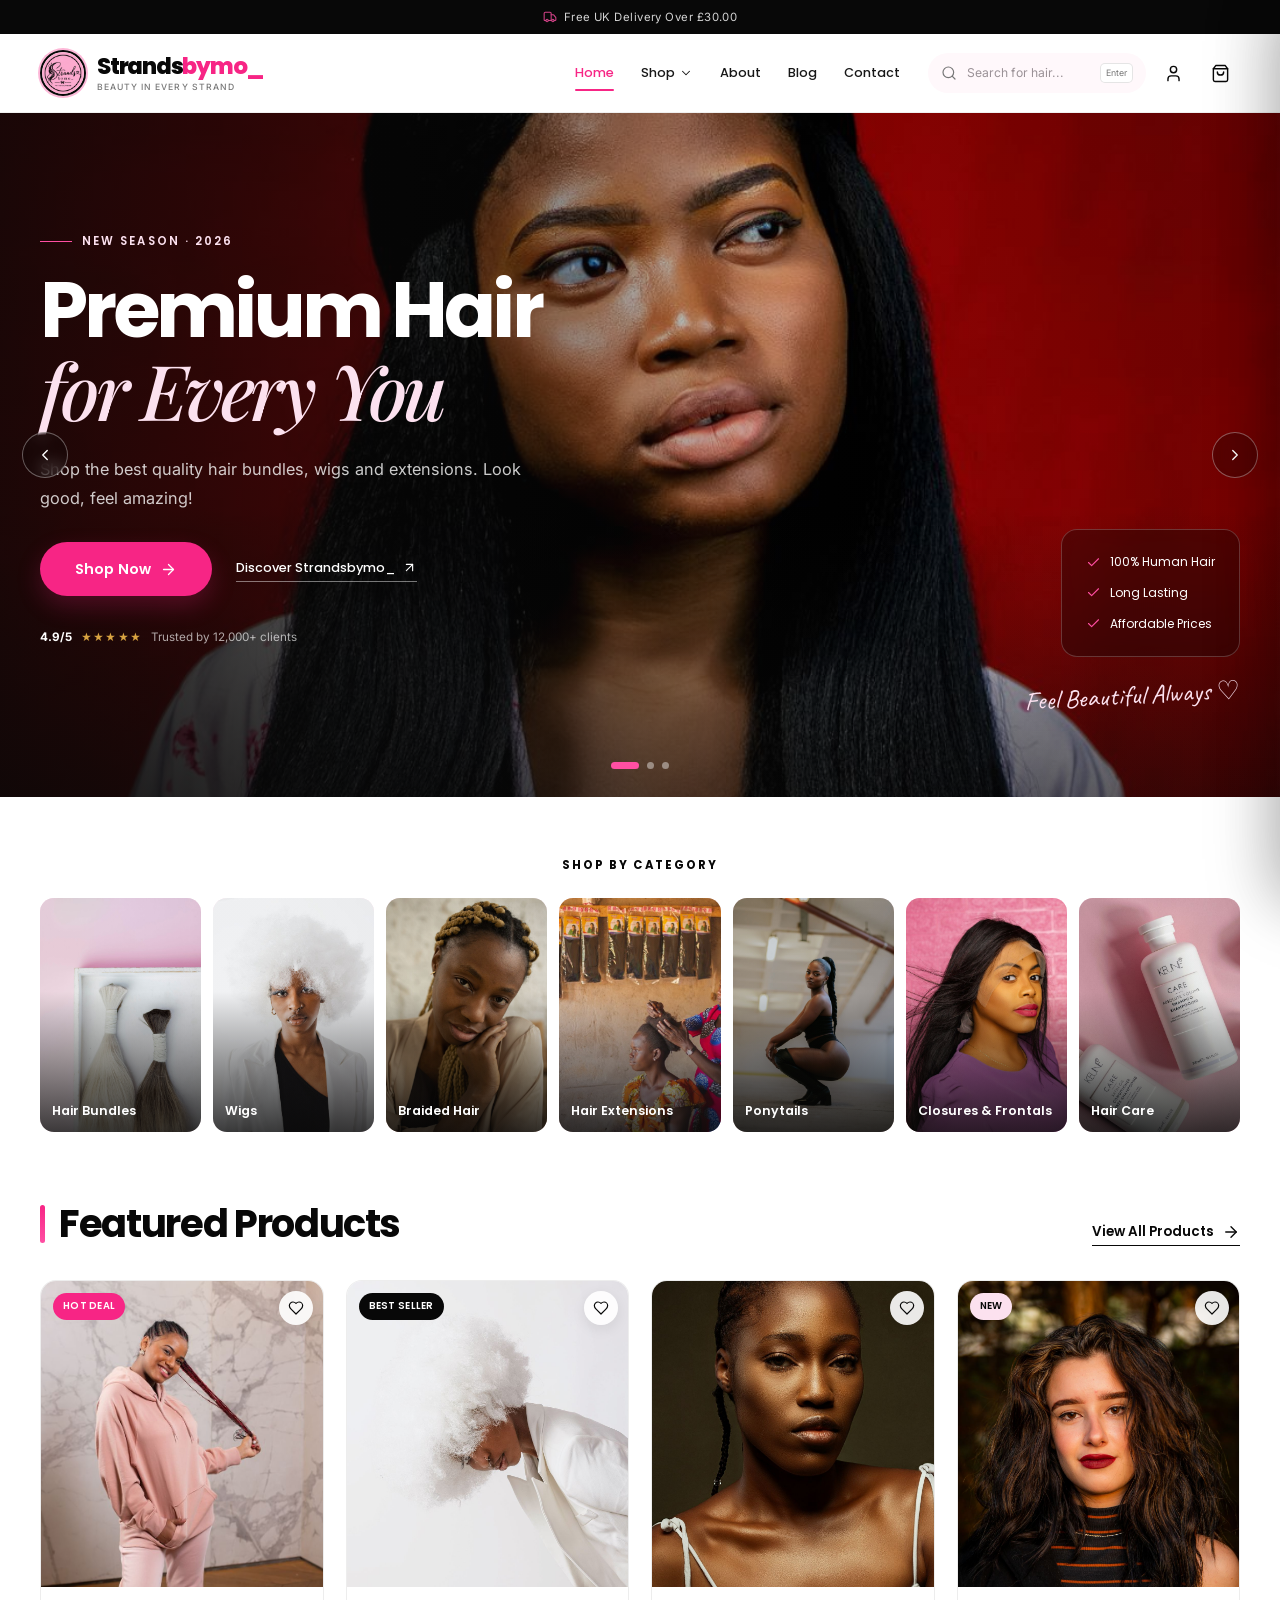
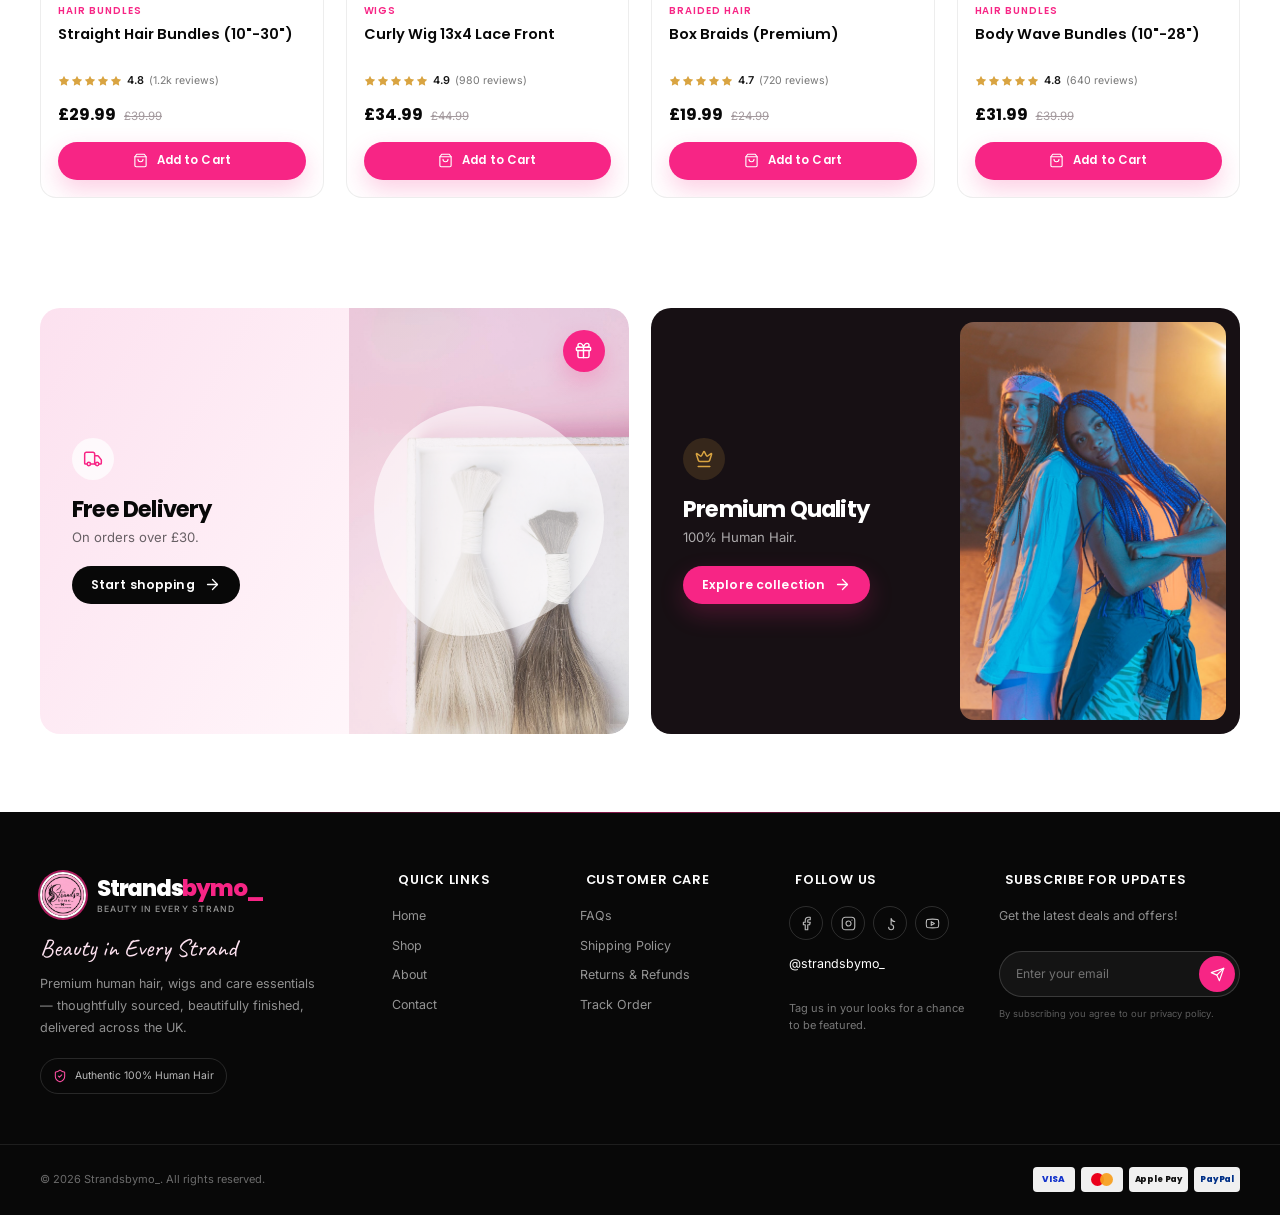
<file: index.html>
<!DOCTYPE html>
<html lang="en">
<head>
  <meta charset="UTF-8">
  <meta name="viewport" content="width=device-width, initial-scale=1.0">
  <title>Strandsbymo_ — Premium Human Hair, Wigs & Extensions in UK</title>
  <meta name="description" content="Strandsbymo_ offers premium 100% human hair bundles, wigs, braids and extensions in the UK. Beauty in Every Strand — free delivery over £30.">
  <meta name="theme-color" content="#080808">
  <link rel="icon" href="data:image/svg+xml,%3Csvg xmlns='http://www.w3.org/2000/svg' viewBox='0 0 64 64'%3E%3Ccircle cx='32' cy='32' r='32' fill='%23FCE1EF'/%3E%3Cpath d='M41 15c-10-6-22-.5-25 9.5-1.6 5.8-.2 10 2.5 13.5 1.9 2.5 1.2 5.4.2 8.1-.9 2.6-.3 5 1.3 6.5 1.4 1.3 3.2 1.2 4.4.4 1.6-1.1 2-3 1.4-4.8-.7-2.3-1.4-4.6-.2-7.2 1.5-3.3 2.5-6.7 1.5-10.1' fill='none' stroke='%23080808' stroke-width='3.6' stroke-linecap='round'/%3E%3Cpath d='M29 14c-6.5 1.4-11 7.1-11 13.8 0 5 2 9 2 12.4 0 2.8-1.4 4.8-1.1 7.1' fill='none' stroke='%23F72585' stroke-width='3.6' stroke-linecap='round'/%3E%3Ccircle cx='37' cy='27' r='2.3' fill='%23F72585'/%3E%3C/svg%3E">
  <link rel="preconnect" href="https://fonts.googleapis.com">
  <link rel="preconnect" href="https://fonts.gstatic.com" crossorigin>
  <link href="https://fonts.googleapis.com/css2?family=Inter:wght@400;500;600;700&family=Poppins:wght@400;500;600;700;800&family=Playfair+Display:ital,wght@0,500;0,600;0,700;1,500&family=Caveat:wght@600&display=swap" rel="stylesheet">
  <link rel="stylesheet" href="assets/css/styles.css">
</head>
<body data-page="home">
  <a class="skip-link" href="#main">Skip to content</a>
  <div id="site-header"></div>

  <main id="main" class="page-main">
    <!-- ============ HERO ============ -->
    <section class="hero" id="hero-carousel" aria-roledescription="carousel" aria-label="Strandsbymo_ featured promotions">
      <div class="hero-slide active" aria-hidden="false">
        <div class="hero-visual">
          <img class="hero-photo hero-photo-1" src="assets/img/hero-1.jpg" alt="Beautiful model with long, luxurious black hair" fetchpriority="high">
        </div>
        <div class="hero-shade"></div>
        <div class="container hero-inner">
          <div class="hero-copy">
            <p class="hero-kicker"><span></span> New Season · 2026</p>
            <h1 class="hero-title">Premium Hair<br><span>for Every You</span></h1>
            <p class="hero-desc">Shop the best quality hair bundles, wigs and extensions. Look good, feel amazing!</p>
            <div class="hero-cta">
              <a class="btn btn-pink btn-lg" href="shop.html">Shop Now <span data-icon="arrowRight"></span></a>
              <a class="hero-ghost-link" href="about.html">Discover Strandsbymo_ <span data-icon="arrowUpRight"></span></a>
            </div>
            <p class="hero-mini-trust"><strong>4.9/5</strong> <span class="mini-stars">★★★★★</span> Trusted by 12,000+ clients</p>
          </div>
          <div class="hero-aside">
            <ul class="hero-benefits">
              <li><span data-icon="check"></span> 100% Human Hair</li>
              <li><span data-icon="check"></span> Long Lasting</li>
              <li><span data-icon="check"></span> Affordable Prices</li>
            </ul>
            <p class="hero-hand">Feel Beautiful Always ♡</p>
          </div>
        </div>
      </div>

      <div class="hero-slide" aria-hidden="true">
        <div class="hero-visual">
          <img class="hero-photo hero-photo-2" src="assets/img/hero-2.jpg" alt="Model with voluminous, healthy curls" loading="lazy">
        </div>
        <div class="hero-shade"></div>
        <div class="container hero-inner">
          <div class="hero-copy">
            <p class="hero-kicker"><span></span> The Wig Edit</p>
            <h2 class="hero-title">Luxury Wigs<br><span>Made for You</span></h2>
            <p class="hero-desc">Ready-to-wear lace wigs with pre-plucked hairlines. Glueless comfort, flawless finish.</p>
            <div class="hero-cta">
              <a class="btn btn-pink btn-lg" href="shop.html?category=wigs">Shop Wigs <span data-icon="arrowRight"></span></a>
              <a class="hero-ghost-link" href="shop.html?category=closures-frontals">Shop frontals <span data-icon="arrowUpRight"></span></a>
            </div>
            <p class="hero-mini-trust"><strong>HD Lace</strong> <span class="hero-dot-sep"></span> Melted. Undetectable. Effortless.</p>
          </div>
          <div class="hero-aside">
            <ul class="hero-benefits">
              <li><span data-icon="check"></span> Glueless Fit</li>
              <li><span data-icon="check"></span> HD Lace</li>
              <li><span data-icon="check"></span> Ready to Wear</li>
            </ul>
            <p class="hero-hand">Slay Every Day ♡</p>
          </div>
        </div>
      </div>

      <div class="hero-slide" aria-hidden="true">
        <div class="hero-visual">
          <img class="hero-photo hero-photo-3" src="assets/img/hero-3.jpg" alt="Model with a statement blonde wig" loading="lazy">
        </div>
        <div class="hero-shade"></div>
        <div class="container hero-inner">
          <div class="hero-copy">
            <p class="hero-kicker"><span></span> Braids &amp; Extensions</p>
            <h2 class="hero-title">Bold. Effortless.<br><span>Unmistakably You.</span></h2>
            <p class="hero-desc">Premium braiding hair and extensions that protect your crown and turn every head.</p>
            <div class="hero-cta">
              <a class="btn btn-pink btn-lg" href="shop.html?category=braided-hair">Shop Braids <span data-icon="arrowRight"></span></a>
              <a class="hero-ghost-link" href="contact.html">Book styling <span data-icon="arrowUpRight"></span></a>
            </div>
            <p class="hero-mini-trust"><strong>Salon Quality</strong> <span class="hero-dot-sep"></span> Lightweight, painless, long-lasting.</p>
          </div>
          <div class="hero-aside">
            <ul class="hero-benefits">
              <li><span data-icon="check"></span> Pre-Stretched</li>
              <li><span data-icon="check"></span> Lightweight</li>
              <li><span data-icon="check"></span> Salon Quality</li>
            </ul>
            <p class="hero-hand">Own Your Crown ♡</p>
          </div>
        </div>
      </div>

      <button class="hero-arrow hero-arrow-prev" type="button" aria-label="Previous slide"><span data-icon="chevronLeft"></span></button>
      <button class="hero-arrow hero-arrow-next" type="button" aria-label="Next slide"><span data-icon="chevronRight"></span></button>
      <div class="hero-dots" role="tablist" aria-label="Choose promotion">
        <button class="hero-dot active" type="button" role="tab" aria-selected="true" aria-label="Slide 1"></button>
        <button class="hero-dot" type="button" role="tab" aria-selected="false" aria-label="Slide 2"></button>
        <button class="hero-dot" type="button" role="tab" aria-selected="false" aria-label="Slide 3"></button>
      </div>
    </section>

    <!-- ============ CATEGORIES ============ -->
    <section class="section categories-section" aria-labelledby="cat-heading">
      <div class="container">
        <h2 id="cat-heading" class="section-eyebrow-only">Shop by category</h2>
        <div class="category-track" id="category-track"></div>
      </div>
    </section>

    <!-- ============ FEATURED ============ -->
    <section class="section featured-section" aria-labelledby="featured-heading">
      <div class="container">
        <div class="section-head reveal">
          <div class="section-title-wrap">
            <span class="title-bar"></span>
            <h2 id="featured-heading">Featured Products</h2>
          </div>
          <a class="link-arrow" href="shop.html">View All Products <span data-icon="arrowRight"></span></a>
        </div>
        <div class="product-grid" id="featured-grid"></div>
      </div>
    </section>

    <!-- ============ PROMOTIONAL BANNERS ============ -->
    <section class="section promos-section" aria-label="Strandsbymo_ offers">
      <div class="container promo-grid">
        <article class="promo promo-light reveal">
          <div class="promo-copy">
            <span class="promo-icon"><span data-icon="truck"></span></span>
            <h3>Free Delivery</h3>
            <p>On orders over £30.</p>
            <a class="btn btn-dark btn-sm" href="shop.html">Start shopping <span data-icon="arrowRight"></span></a>
          </div>
          <div class="promo-art" aria-hidden="true">
            <span class="promo-blob"></span>
            <span class="promo-gift"><span data-icon="gift"></span></span>
            <img src="assets/img/cat-bundles.jpg" alt="" loading="lazy">
          </div>
        </article>

        <article class="promo promo-dark reveal">
          <div class="promo-copy">
            <span class="promo-icon gold"><span data-icon="crown"></span></span>
            <h3>Premium Quality</h3>
            <p>100% Human Hair.</p>
            <a class="btn btn-pink btn-sm" href="shop.html">Explore collection <span data-icon="arrowRight"></span></a>
          </div>
          <div class="promo-photo" aria-hidden="true">
            <img src="assets/img/promo-premium.jpg" alt="" loading="lazy">
          </div>
        </article>
      </div>
    </section>
  </main>

  <div id="site-footer"></div>

  <script src="assets/js/data.js"></script>
  <script src="assets/js/core.js"></script>
  <script src="assets/js/products-ui.js"></script>
  <script src="assets/js/product-page.js"></script>
  <script src="assets/js/checkout.js"></script>
  <script src="assets/js/content-pages.js"></script>
</body>
</html>
</file>
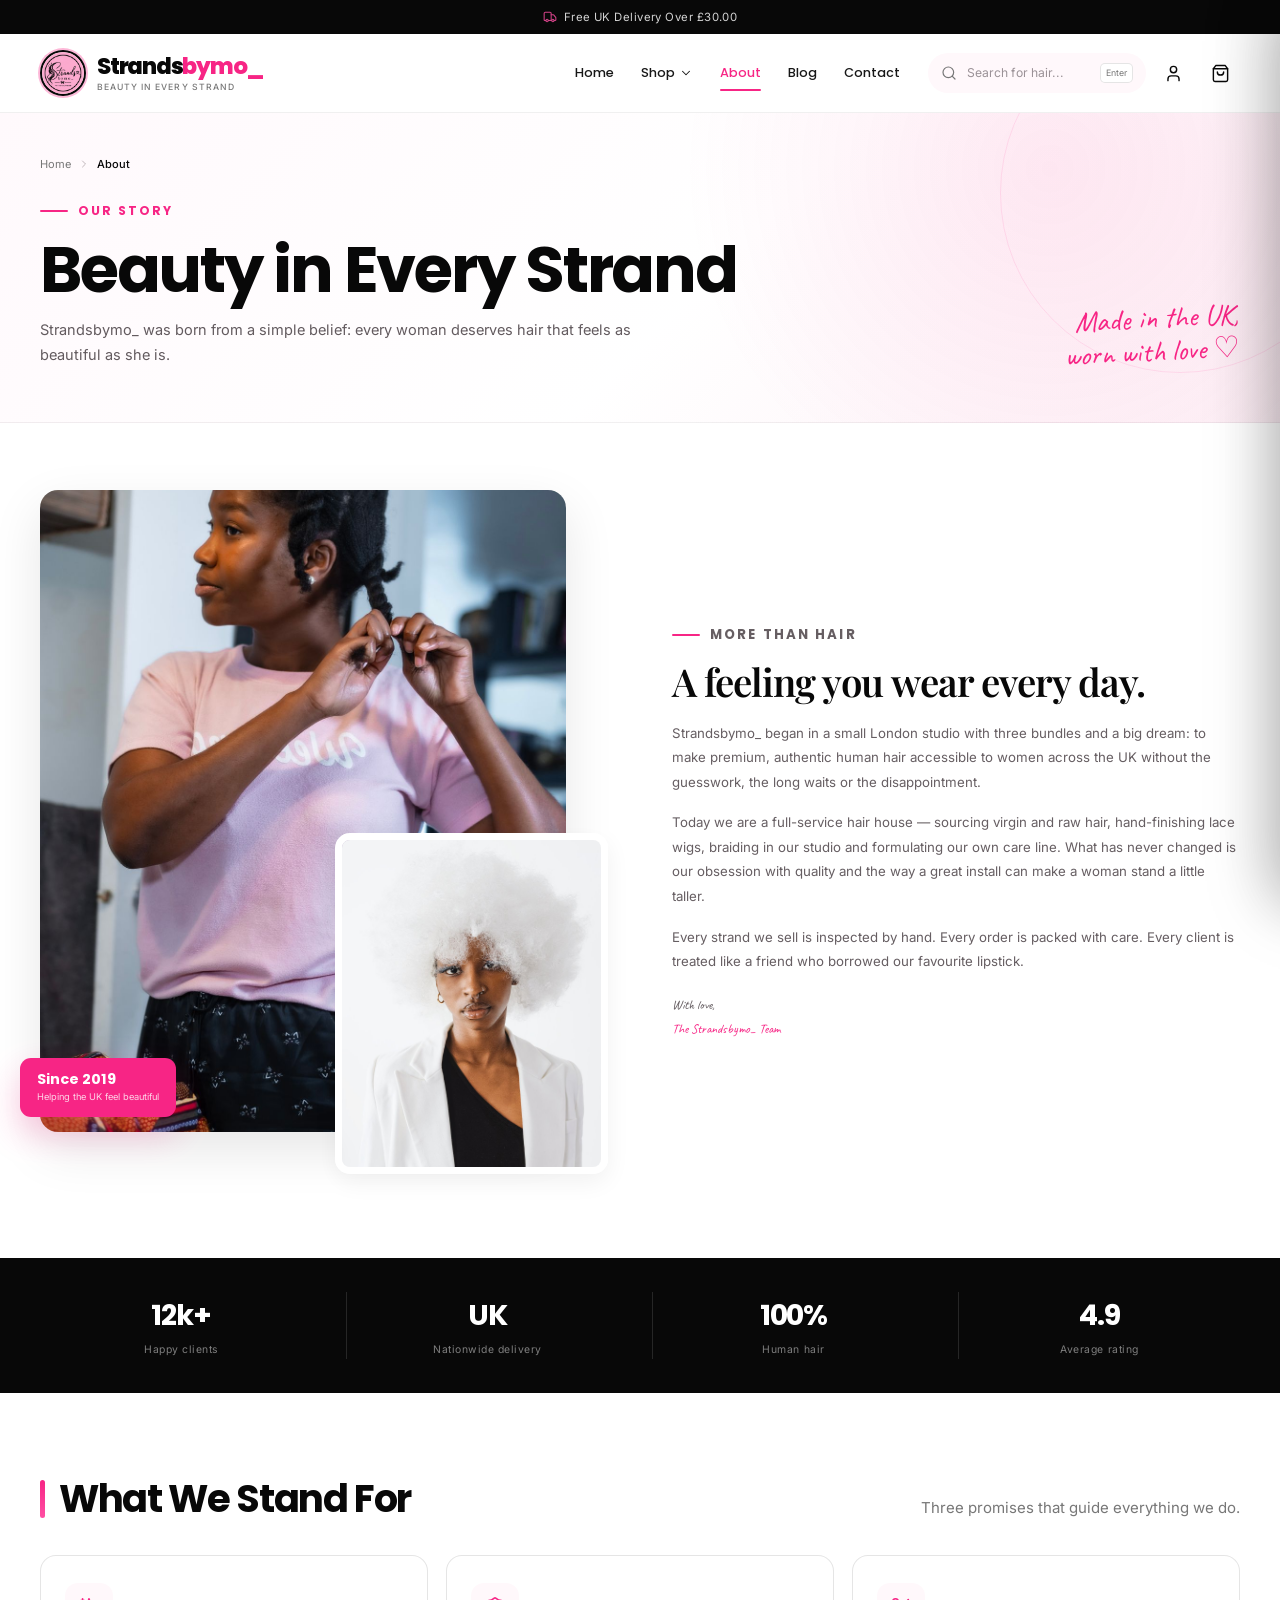
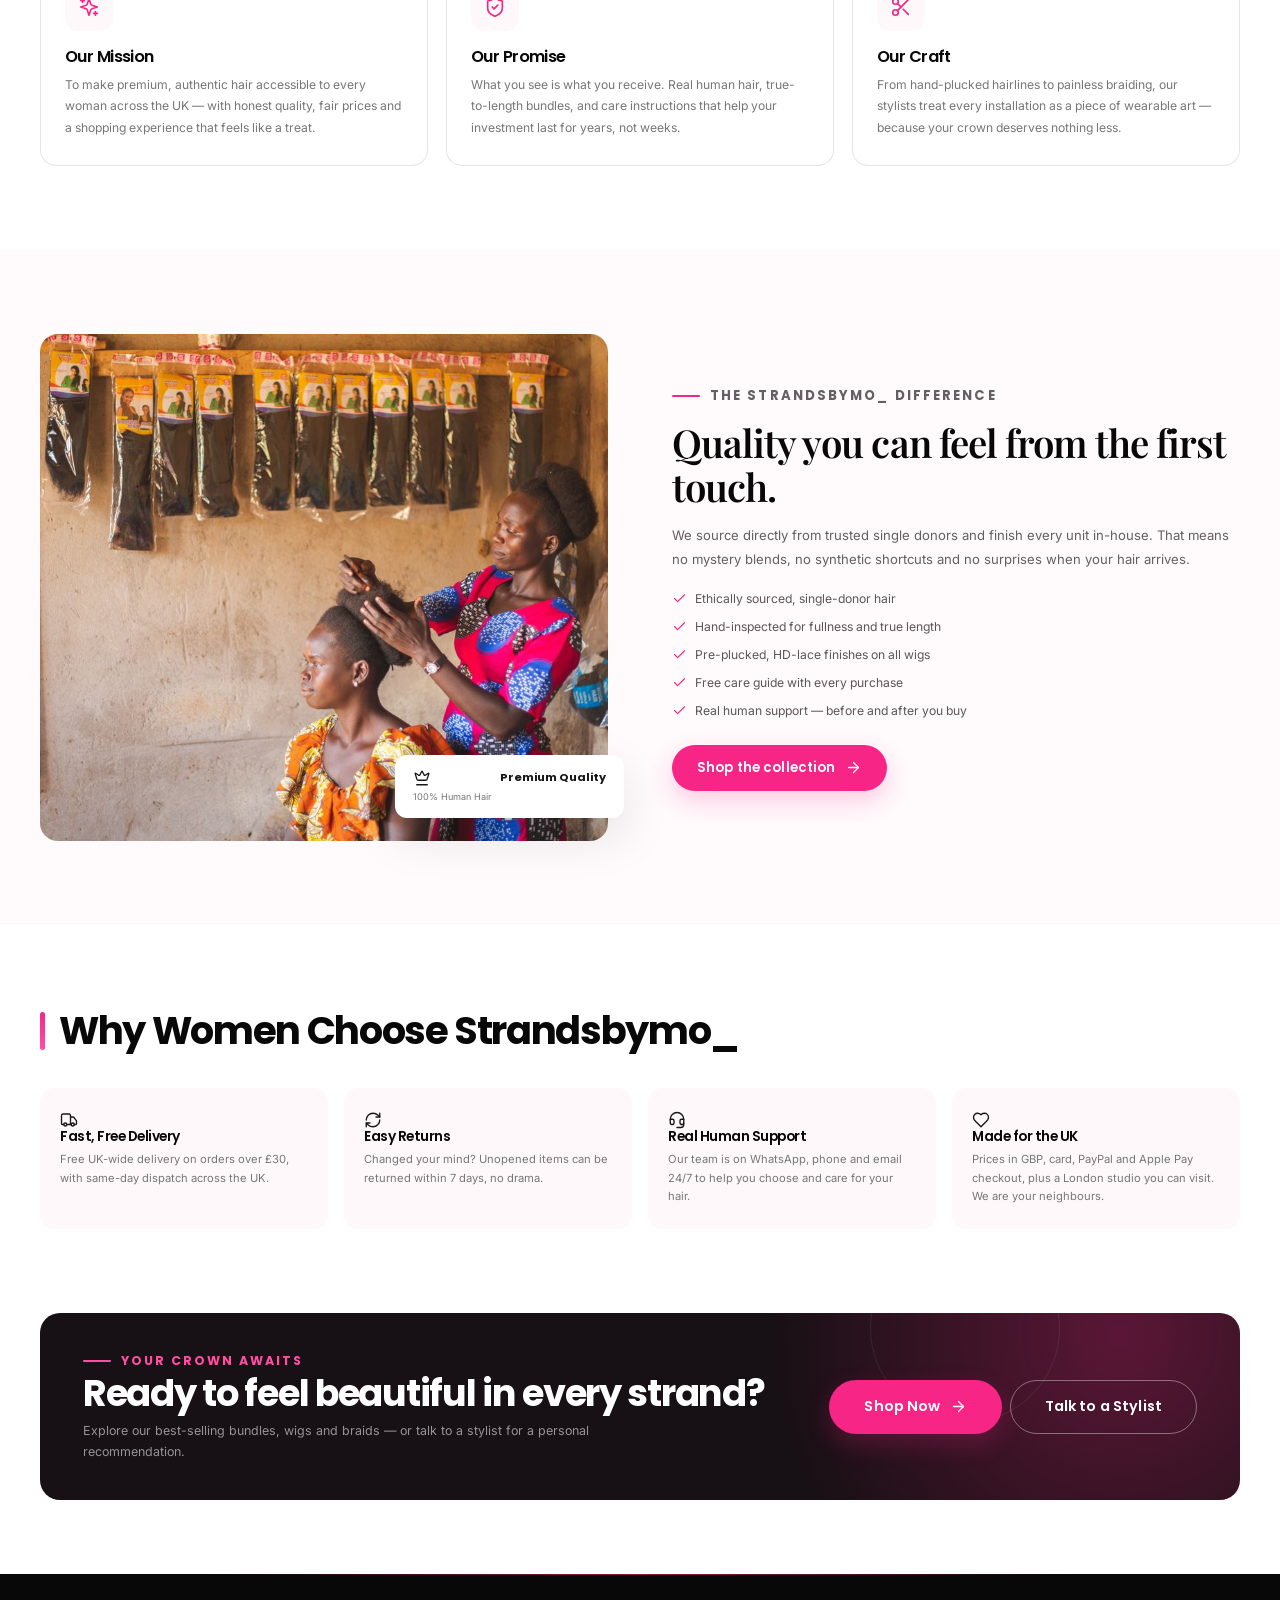
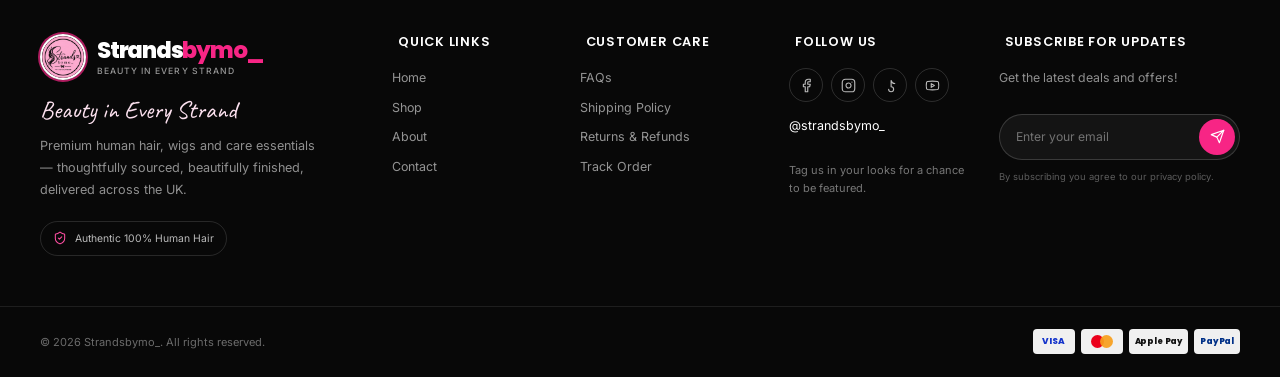
<file: about.html>
<!DOCTYPE html>
<html lang="en">
<head>
  <meta charset="UTF-8">
  <meta name="viewport" content="width=device-width, initial-scale=1.0">
  <title>About Strandsbymo_ — Luxury Hair, UK Heart</title>
  <meta name="description" content="Meet Strandsbymo_: a UK beauty brand obsessed with premium human hair, thoughtful service and helping every woman feel beautiful in her own strands.">
  <meta name="theme-color" content="#080808">
  <link rel="icon" href="data:image/svg+xml,%3Csvg xmlns='http://www.w3.org/2000/svg' viewBox='0 0 64 64'%3E%3Ccircle cx='32' cy='32' r='32' fill='%23FCE1EF'/%3E%3Cpath d='M41 15c-10-6-22-.5-25 9.5-1.6 5.8-.2 10 2.5 13.5 1.9 2.5 1.2 5.4.2 8.1-.9 2.6-.3 5 1.3 6.5 1.4 1.3 3.2 1.2 4.4.4 1.6-1.1 2-3 1.4-4.8-.7-2.3-1.4-4.6-.2-7.2 1.5-3.3 2.5-6.7 1.5-10.1' fill='none' stroke='%23080808' stroke-width='3.6' stroke-linecap='round'/%3E%3Cpath d='M29 14c-6.5 1.4-11 7.1-11 13.8 0 5 2 9 2 12.4 0 2.8-1.4 4.8-1.1 7.1' fill='none' stroke='%23F72585' stroke-width='3.6' stroke-linecap='round'/%3E%3Ccircle cx='37' cy='27' r='2.3' fill='%23F72585'/%3E%3C/svg%3E">
  <link rel="preconnect" href="https://fonts.googleapis.com">
  <link rel="preconnect" href="https://fonts.gstatic.com" crossorigin>
  <link href="https://fonts.googleapis.com/css2?family=Inter:wght@400;500;600;700&family=Poppins:wght@400;500;600;700;800&family=Playfair+Display:ital,wght@0,500;0,600;0,700;1,500&family=Caveat:wght@600&display=swap" rel="stylesheet">
  <link rel="stylesheet" href="assets/css/styles.css">
</head>
<body data-page="about">
  <a class="skip-link" href="#main">Skip to content</a>
  <div id="site-header"></div>

  <main id="main" class="page-main">
    <section class="page-hero about-hero">
      <div class="container">
        <nav class="breadcrumb" aria-label="Breadcrumb">
          <a href="index.html">Home</a>
          <span data-icon="chevronRight"></span>
          <span aria-current="page">About</span>
        </nav>
        <div class="page-hero-row">
          <div>
            <p class="eyebrow">Our story</p>
            <h1>Beauty in Every Strand</h1>
            <p class="page-hero-sub">Strandsbymo_ was born from a simple belief: every woman deserves hair that feels as beautiful as she is.</p>
          </div>
          <p class="about-hero-hand">Made in the UK,<br>worn with love ♡</p>
        </div>
      </div>
    </section>

    <section class="section about-intro">
      <div class="container about-intro-grid">
        <div class="about-collage reveal">
          <div class="about-img-main"><img src="assets/img/about-main.jpg" alt="Strandsbymo_ stylist braiding a client's hair"></div>
          <div class="about-img-small"><img src="assets/img/cat-wigs.jpg" alt="Client wearing a luxurious Strandsbymo_ wig" loading="lazy"></div>
          <div class="about-float-card">
            <strong>Since 2019</strong>
            <span>Helping the UK feel beautiful</span>
          </div>
        </div>
        <div class="about-copy reveal">
          <p class="eyebrow">More than hair</p>
          <h2 class="serif-title">A feeling you wear every day.</h2>
          <p>Strandsbymo_ began in a small London studio with three bundles and a big dream: to make premium, authentic human hair accessible to women across the UK without the guesswork, the long waits or the disappointment.</p>
          <p>Today we are a full-service hair house — sourcing virgin and raw hair, hand-finishing lace wigs, braiding in our studio and formulating our own care line. What has never changed is our obsession with quality and the way a great install can make a woman stand a little taller.</p>
          <p>Every strand we sell is inspected by hand. Every order is packed with care. Every client is treated like a friend who borrowed our favourite lipstick.</p>
          <p class="about-signature">With love,<br><span>The Strandsbymo_ Team</span></p>
        </div>
      </div>
    </section>

    <section class="stats-strip">
      <div class="container stats-grid">
        <div class="stat"><strong>12k+</strong><span>Happy clients</span></div>
        <div class="stat"><strong>UK</strong><span>Nationwide delivery</span></div>
        <div class="stat"><strong>100%</strong><span>Human hair</span></div>
        <div class="stat"><strong>4.9</strong><span>Average rating</span></div>
      </div>
    </section>

    <section class="section values-section">
      <div class="container">
        <div class="section-head reveal">
          <div class="section-title-wrap"><span class="title-bar"></span><h2>What We Stand For</h2></div>
          <p class="section-sub">Three promises that guide everything we do.</p>
        </div>
        <div class="value-grid">
          <article class="value-card reveal">
            <span class="value-icon"><span data-icon="sparkles"></span></span>
            <h3>Our Mission</h3>
            <p>To make premium, authentic hair accessible to every woman across the UK — with honest quality, fair prices and a shopping experience that feels like a treat.</p>
          </article>
          <article class="value-card reveal">
            <span class="value-icon"><span data-icon="shield"></span></span>
            <h3>Our Promise</h3>
            <p>What you see is what you receive. Real human hair, true-to-length bundles, and care instructions that help your investment last for years, not weeks.</p>
          </article>
          <article class="value-card reveal">
            <span class="value-icon"><span data-icon="scissors"></span></span>
            <h3>Our Craft</h3>
            <p>From hand-plucked hairlines to painless braiding, our stylists treat every installation as a piece of wearable art — because your crown deserves nothing less.</p>
          </article>
        </div>
      </div>
    </section>

    <section class="section quality-section">
      <div class="container quality-grid">
        <div class="quality-photo reveal">
          <img src="assets/img/cat-extensions.jpg" alt="Strandsbymo_ stylist carefully creating a hair extension" loading="lazy">
          <div class="quality-badge"><span data-icon="crown"></span> <strong>Premium Quality</strong><span>100% Human Hair</span></div>
        </div>
        <div class="quality-copy reveal">
          <p class="eyebrow">The Strandsbymo_ difference</p>
          <h2 class="serif-title">Quality you can feel from the first touch.</h2>
          <p>We source directly from trusted single donors and finish every unit in-house. That means no mystery blends, no synthetic shortcuts and no surprises when your hair arrives.</p>
          <ul class="check-list">
            <li><span data-icon="check"></span> Ethically sourced, single-donor hair</li>
            <li><span data-icon="check"></span> Hand-inspected for fullness and true length</li>
            <li><span data-icon="check"></span> Pre-plucked, HD-lace finishes on all wigs</li>
            <li><span data-icon="check"></span> Free care guide with every purchase</li>
            <li><span data-icon="check"></span> Real human support — before and after you buy</li>
          </ul>
          <a class="btn btn-pink" href="shop.html">Shop the collection <span data-icon="arrowRight"></span></a>
        </div>
      </div>
    </section>

    <section class="section why-section">
      <div class="container">
        <div class="section-head reveal">
          <div class="section-title-wrap"><span class="title-bar"></span><h2>Why Women Choose Strandsbymo_</h2></div>
        </div>
        <div class="why-grid">
          <article class="why-card reveal"><span data-icon="truck"></span><h3>Fast, Free Delivery</h3><p>Free UK-wide delivery on orders over £30, with same-day dispatch across the UK.</p></article>
          <article class="why-card reveal"><span data-icon="refresh"></span><h3>Easy Returns</h3><p>Changed your mind? Unopened items can be returned within 7 days, no drama.</p></article>
          <article class="why-card reveal"><span data-icon="headset"></span><h3>Real Human Support</h3><p>Our team is on WhatsApp, phone and email 24/7 to help you choose and care for your hair.</p></article>
          <article class="why-card reveal"><span data-icon="heart"></span><h3>Made for the UK</h3><p>Prices in GBP, card, PayPal and Apple Pay checkout, plus a London studio you can visit. We are your neighbours.</p></article>
        </div>
      </div>
    </section>

    <section class="cta-band">
      <div class="container cta-band-inner reveal">
        <div>
          <p class="eyebrow">Your crown awaits</p>
          <h2>Ready to feel beautiful in every strand?</h2>
          <p>Explore our best-selling bundles, wigs and braids — or talk to a stylist for a personal recommendation.</p>
        </div>
        <div class="cta-band-actions">
          <a class="btn btn-pink btn-lg" href="shop.html">Shop Now <span data-icon="arrowRight"></span></a>
          <a class="btn btn-ghost-light btn-lg" href="contact.html">Talk to a Stylist</a>
        </div>
      </div>
    </section>
  </main>

  <div id="site-footer"></div>

  <script src="assets/js/data.js"></script>
  <script src="assets/js/core.js"></script>
  <script src="assets/js/products-ui.js"></script>
  <script src="assets/js/product-page.js"></script>
  <script src="assets/js/checkout.js"></script>
  <script src="assets/js/content-pages.js"></script>
</body>
</html>
</file>
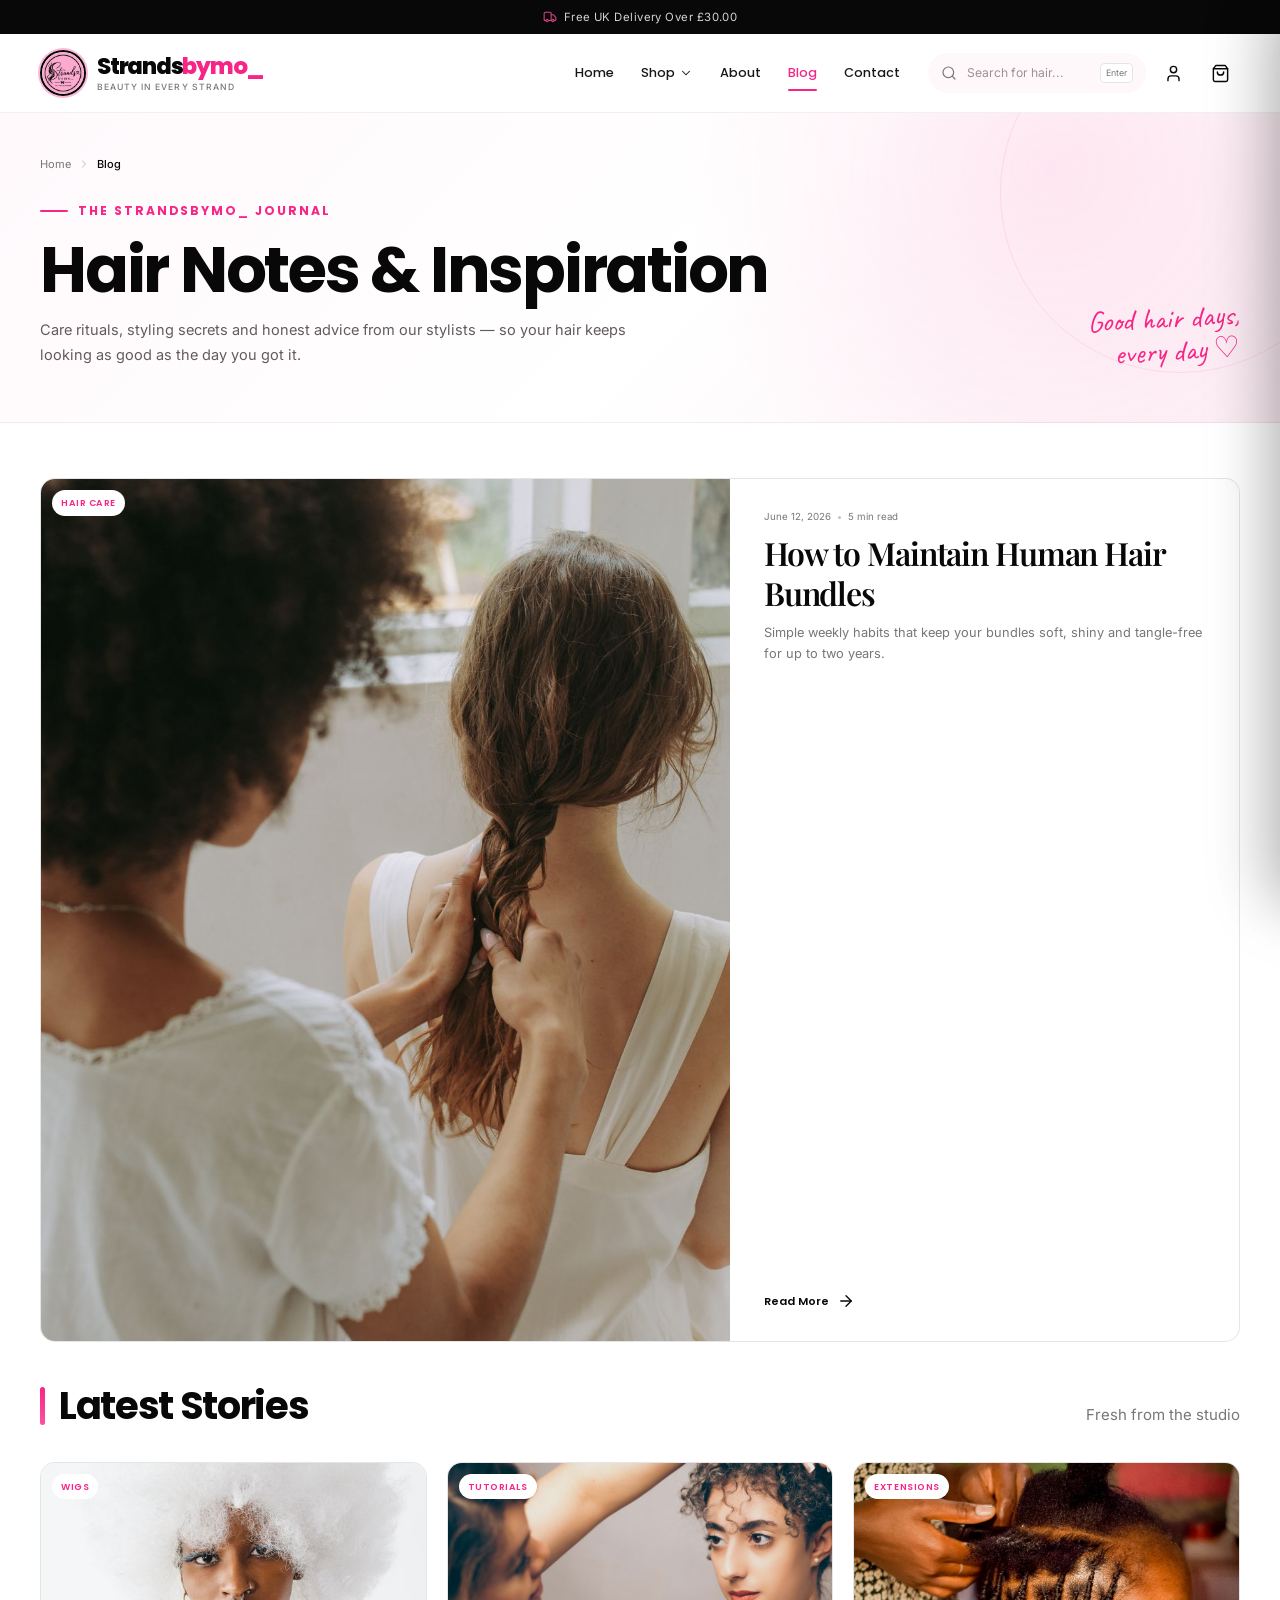
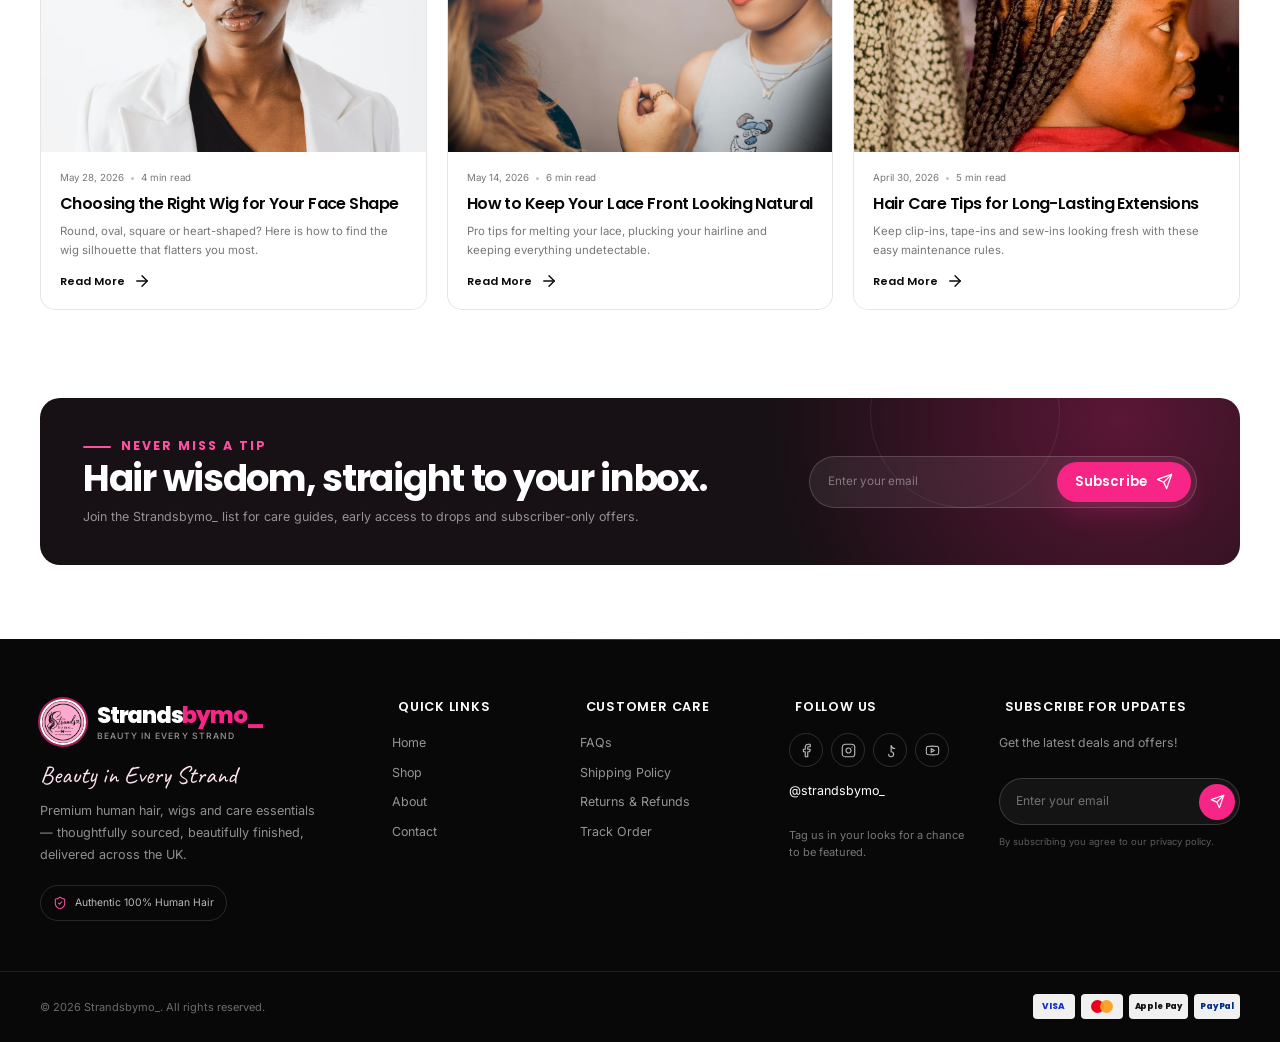
<file: blog.html>
<!DOCTYPE html>
<html lang="en">
<head>
  <meta charset="UTF-8">
  <meta name="viewport" content="width=device-width, initial-scale=1.0">
  <title>The Strandsbymo_ Journal — Hair Care Tips, Wigs & Braids</title>
  <meta name="description" content="Expert hair care tips, wig guides and protective style inspiration from Strandsbymo_. Learn how to maintain bundles, lace fronts and extensions.">
  <meta name="theme-color" content="#080808">
  <link rel="icon" href="data:image/svg+xml,%3Csvg xmlns='http://www.w3.org/2000/svg' viewBox='0 0 64 64'%3E%3Ccircle cx='32' cy='32' r='32' fill='%23FCE1EF'/%3E%3Cpath d='M41 15c-10-6-22-.5-25 9.5-1.6 5.8-.2 10 2.5 13.5 1.9 2.5 1.2 5.4.2 8.1-.9 2.6-.3 5 1.3 6.5 1.4 1.3 3.2 1.2 4.4.4 1.6-1.1 2-3 1.4-4.8-.7-2.3-1.4-4.6-.2-7.2 1.5-3.3 2.5-6.7 1.5-10.1' fill='none' stroke='%23080808' stroke-width='3.6' stroke-linecap='round'/%3E%3Cpath d='M29 14c-6.5 1.4-11 7.1-11 13.8 0 5 2 9 2 12.4 0 2.8-1.4 4.8-1.1 7.1' fill='none' stroke='%23F72585' stroke-width='3.6' stroke-linecap='round'/%3E%3Ccircle cx='37' cy='27' r='2.3' fill='%23F72585'/%3E%3C/svg%3E">
  <link rel="preconnect" href="https://fonts.googleapis.com">
  <link rel="preconnect" href="https://fonts.gstatic.com" crossorigin>
  <link href="https://fonts.googleapis.com/css2?family=Inter:wght@400;500;600;700&family=Poppins:wght@400;500;600;700;800&family=Playfair+Display:ital,wght@0,500;0,600;0,700;1,500&family=Caveat:wght@600&display=swap" rel="stylesheet">
  <link rel="stylesheet" href="assets/css/styles.css">
</head>
<body data-page="blog">
  <a class="skip-link" href="#main">Skip to content</a>
  <div id="site-header"></div>

  <main id="main" class="page-main">
    <section class="page-hero blog-hero">
      <div class="container">
        <nav class="breadcrumb" aria-label="Breadcrumb">
          <a href="index.html">Home</a>
          <span data-icon="chevronRight"></span>
          <span aria-current="page">Blog</span>
        </nav>
        <div class="page-hero-row">
          <div>
            <p class="eyebrow">The Strandsbymo_ Journal</p>
            <h1>Hair Notes &amp; Inspiration</h1>
            <p class="page-hero-sub">Care rituals, styling secrets and honest advice from our stylists — so your hair keeps looking as good as the day you got it.</p>
          </div>
          <p class="about-hero-hand">Good hair days,<br>every day ♡</p>
        </div>
      </div>
    </section>

    <section class="section blog-section">
      <div class="container">
        <div class="blog-featured-wrap" id="blog-featured"></div>
        <div class="section-head blog-grid-head reveal">
          <div class="section-title-wrap"><span class="title-bar"></span><h2>Latest Stories</h2></div>
          <span class="section-sub">Fresh from the studio</span>
        </div>
        <div class="blog-grid" id="blog-grid"></div>
      </div>
    </section>

    <section class="cta-band blog-cta">
      <div class="container cta-band-inner reveal">
        <div>
          <p class="eyebrow">Never miss a tip</p>
          <h2>Hair wisdom, straight to your inbox.</h2>
          <p>Join the Strandsbymo_ list for care guides, early access to drops and subscriber-only offers.</p>
        </div>
        <form class="cta-newsletter" data-newsletter>
          <label class="sr-only" for="blog-email">Email address</label>
          <input id="blog-email" type="email" name="email" placeholder="Enter your email" required autocomplete="email">
          <button class="btn btn-pink" type="submit">Subscribe <span data-icon="send"></span></button>
        </form>
      </div>
    </section>
  </main>

  <div id="site-footer"></div>

  <script src="assets/js/data.js"></script>
  <script src="assets/js/core.js"></script>
  <script src="assets/js/products-ui.js"></script>
  <script src="assets/js/product-page.js"></script>
  <script src="assets/js/checkout.js"></script>
  <script src="assets/js/content-pages.js"></script>
</body>
</html>
</file>
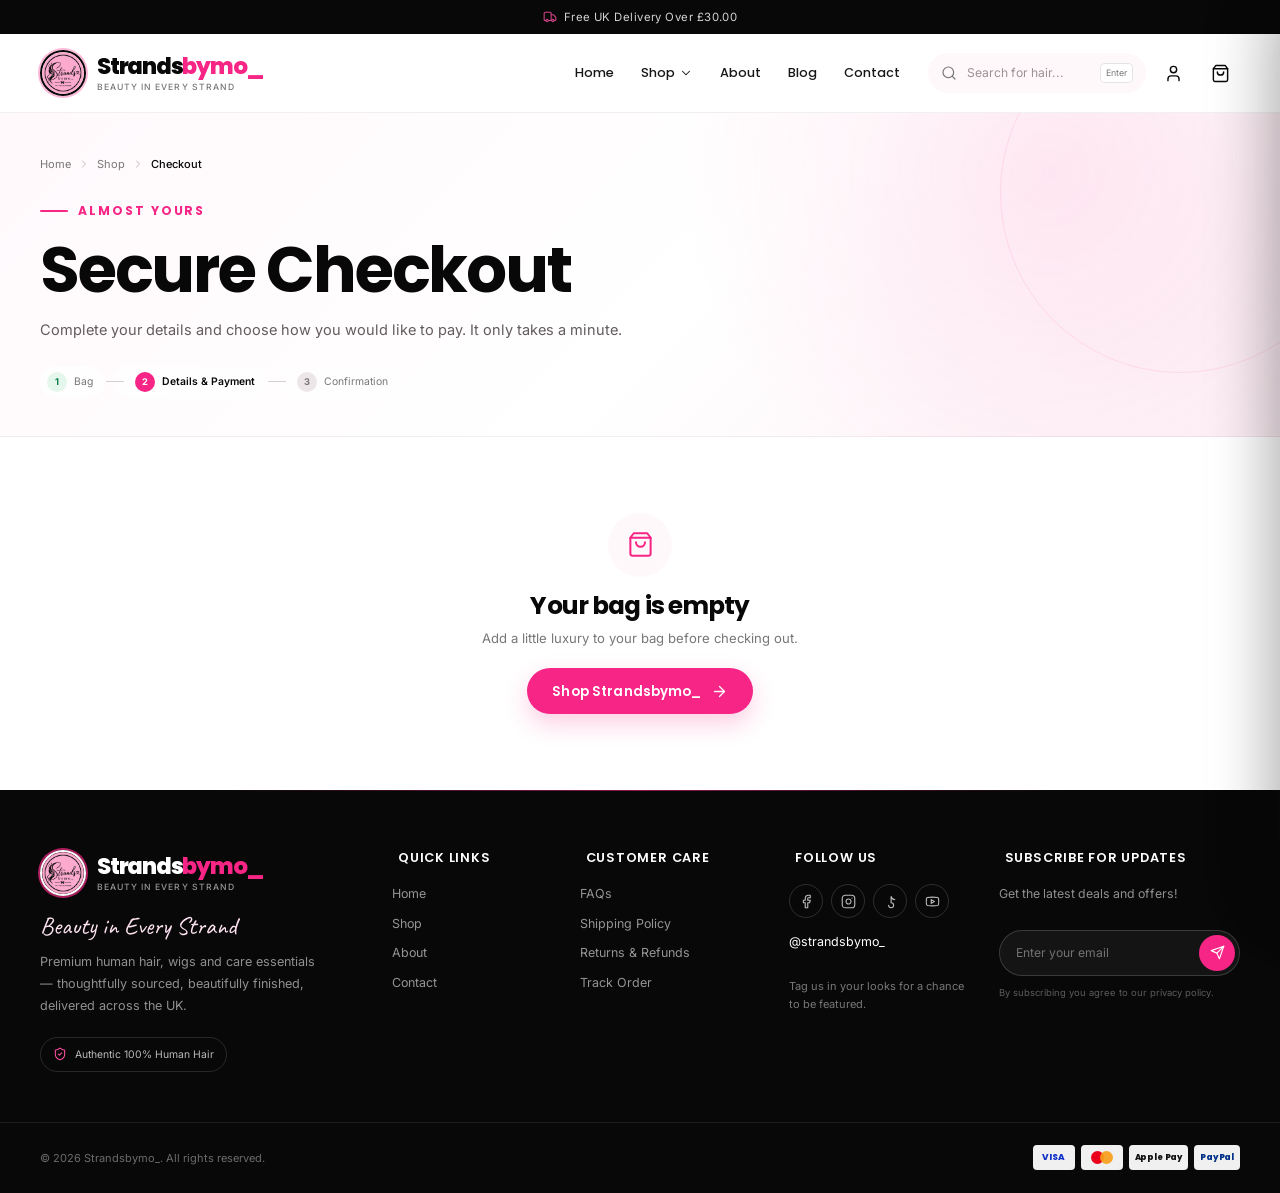
<file: checkout.html>
<!DOCTYPE html>
<html lang="en">
<head>
  <meta charset="UTF-8">
  <meta name="viewport" content="width=device-width, initial-scale=1.0">
  <title>Secure Checkout | Strandsbymo_</title>
  <meta name="description" content="Complete your Strandsbymo_ order securely by card, PayPal or Apple Pay. UK-wide delivery.">
  <meta name="theme-color" content="#080808">
  <link rel="icon" href="data:image/svg+xml,%3Csvg xmlns='http://www.w3.org/2000/svg' viewBox='0 0 64 64'%3E%3Ccircle cx='32' cy='32' r='32' fill='%23FCE1EF'/%3E%3Cpath d='M41 15c-10-6-22-.5-25 9.5-1.6 5.8-.2 10 2.5 13.5 1.9 2.5 1.2 5.4.2 8.1-.9 2.6-.3 5 1.3 6.5 1.4 1.3 3.2 1.2 4.4.4 1.6-1.1 2-3 1.4-4.8-.7-2.3-1.4-4.6-.2-7.2 1.5-3.3 2.5-6.7 1.5-10.1' fill='none' stroke='%23080808' stroke-width='3.6' stroke-linecap='round'/%3E%3Cpath d='M29 14c-6.5 1.4-11 7.1-11 13.8 0 5 2 9 2 12.4 0 2.8-1.4 4.8-1.1 7.1' fill='none' stroke='%23F72585' stroke-width='3.6' stroke-linecap='round'/%3E%3Ccircle cx='37' cy='27' r='2.3' fill='%23F72585'/%3E%3C/svg%3E">
  <link rel="preconnect" href="https://fonts.googleapis.com">
  <link rel="preconnect" href="https://fonts.gstatic.com" crossorigin>
  <link href="https://fonts.googleapis.com/css2?family=Inter:wght@400;500;600;700&family=Poppins:wght@400;500;600;700;800&family=Playfair+Display:ital,wght@0,500;0,600;0,700;1,500&family=Caveat:wght@600&display=swap" rel="stylesheet">
  <link rel="stylesheet" href="assets/css/styles.css">
</head>
<body data-page="checkout">
  <a class="skip-link" href="#main">Skip to content</a>
  <div id="site-header"></div>

  <main id="main" class="page-main">
    <section class="page-hero checkout-hero">
      <div class="container">
        <nav class="breadcrumb" aria-label="Breadcrumb">
          <a href="index.html">Home</a>
          <span data-icon="chevronRight"></span>
          <a href="shop.html">Shop</a>
          <span data-icon="chevronRight"></span>
          <span aria-current="page">Checkout</span>
        </nav>
        <p class="eyebrow">Almost yours</p>
        <h1>Secure Checkout</h1>
        <p class="page-hero-sub">Complete your details and choose how you would like to pay. It only takes a minute.</p>
        <div class="checkout-steps">
          <span class="done"><i>1</i> Bag</span>
          <span class="active"><i>2</i> Details &amp; Payment</span>
          <span><i>3</i> Confirmation</span>
        </div>
      </div>
    </section>

    <div class="container">
      <div id="order-success" hidden></div>
    </div>

    <div class="container checkout-layout" id="checkout-layout" hidden>
      <div class="checkout-main">
        <form id="checkout-form" novalidate>
          <section class="checkout-card">
            <div class="checkout-card-head">
              <span class="step-badge">1</span>
              <div><h2>Delivery details</h2><p>Where should we send your Strandsbymo_ order?</p></div>
            </div>
            <div class="field-row">
              <div class="field">
                <label for="fullName">Full name <em>*</em></label>
                <input id="fullName" name="fullName" type="text" placeholder="e.g. Amelia Clarke" autocomplete="name" required>
              </div>
              <div class="field">
                <label for="email">Email address <em>*</em></label>
                <input id="email" name="email" type="email" placeholder="you@example.com" autocomplete="email" required>
              </div>
            </div>
            <div class="field-row">
              <div class="field">
                <label for="phone">Phone number <em>*</em></label>
                <input id="phone" name="phone" type="tel" placeholder="+44 734 536 8680" autocomplete="tel" required>
              </div>
              <div class="field">
                <label for="town">Town / City <em>*</em></label>
                <input id="town" name="town" type="text" placeholder="e.g. London" autocomplete="address-level2" required>
              </div>
            </div>
            <div class="field">
              <label for="address">Delivery address <em>*</em></label>
              <input id="address" name="address" type="text" placeholder="Building, street, apartment / house number" autocomplete="street-address" required>
            </div>
            <div class="field-row">
              <div class="field">
                <label for="postcode">Postcode <em>*</em></label>
                <input id="postcode" name="postcode" type="text" placeholder="e.g. SW1A 1AA" autocomplete="postal-code" required>
              </div>
              <div class="field">
                <label for="county">County / region <span>(optional)</span></label>
                <input id="county" name="county" type="text" placeholder="e.g. Greater London" autocomplete="address-level1">
              </div>
            </div>
            <div class="field">
              <label for="notes">Additional delivery instructions <span>(optional)</span></label>
              <textarea id="notes" name="notes" rows="3" placeholder="Access code, safe place, best time to deliver..."></textarea>
            </div>
          </section>

          <section class="checkout-card">
            <div class="checkout-card-head">
              <span class="step-badge">2</span>
              <div><h2>Payment method</h2><p>Choose how you would like to pay.</p></div>
            </div>
            <div class="pay-options">
              <label class="pay-option">
                <input type="radio" name="payment" value="card" checked>
                <span class="pay-radio"></span>
                <span class="pay-logo pay-visa">VISA</span>
                <span class="pay-desc">Debit or credit card</span>
              </label>
              <label class="pay-option">
                <input type="radio" name="payment" value="paypal">
                <span class="pay-radio"></span>
                <span class="pay-logo pay-paypal">PayPal</span>
                <span class="pay-desc">Pay with your balance</span>
              </label>
              <label class="pay-option">
                <input type="radio" name="payment" value="applepay">
                <span class="pay-radio"></span>
                <span class="pay-logo pay-apple">Apple Pay</span>
                <span class="pay-desc">Fast, secure checkout</span>
              </label>
            </div>

            <div class="pay-panel" data-payment="card">
              <div class="field">
                <label for="cardName">Name on card <em>*</em></label>
                <input id="cardName" name="cardName" type="text" placeholder="As printed on your card" autocomplete="cc-name">
              </div>
              <div class="field">
                <label for="cardNumber">Card number <em>*</em></label>
                <input id="cardNumber" name="cardNumber" type="text" inputmode="numeric" placeholder="1234 5678 9012 3456" autocomplete="cc-number" maxlength="19">
              </div>
              <div class="field-row">
                <div class="field">
                  <label for="cardExpiry">Expiry date <em>*</em></label>
                  <input id="cardExpiry" name="cardExpiry" type="text" inputmode="numeric" placeholder="MM/YY" autocomplete="cc-exp" maxlength="5">
                </div>
                <div class="field">
                  <label for="cardCvv">CVV <em>*</em></label>
                  <input id="cardCvv" name="cardCvv" type="text" inputmode="numeric" placeholder="123" autocomplete="cc-csc" maxlength="4">
                </div>
              </div>
            </div>

            <div class="pay-panel" data-payment="paypal" hidden>
              <div class="paypal-note">
                <span data-icon="shield"></span>
                <div><strong>PayPal checkout</strong><p>You will be redirected to PayPal in the live store to complete your payment securely.</p></div>
              </div>
            </div>

            <div class="pay-panel" data-payment="applepay" hidden>
              <div class="paypal-note">
                <span data-icon="shield"></span>
                <div><strong>Apple Pay</strong><p>Confirm your delivery details, then authorise securely with Face ID or Touch ID in the live store.</p></div>
              </div>
            </div>

            <div class="demo-note">
              <span data-icon="info"></span>
              <p><strong>Demo checkout.</strong> This is a front-end build — no real payment will be processed and no funds will be taken.</p>
            </div>
          </section>

          <button class="btn btn-pink btn-lg btn-block" type="submit" id="place-order">
            Place Order <span data-icon="lock"></span>
          </button>
          <p class="checkout-disclaimer"><span data-icon="shield"></span> Your information is kept private and secure.</p>
        </form>
      </div>

      <aside class="checkout-summary" aria-label="Order summary">
        <div class="summary-card">
          <h2>Order Summary <span id="checkout-count"></span></h2>
          <div id="checkout-items"></div>
          <div class="summary-totals">
            <div class="cart-line"><span>Subtotal</span><strong id="checkout-subtotal">£0.00</strong></div>
            <div class="cart-line"><span>Delivery</span><strong id="checkout-delivery">£0.00</strong></div>
            <div class="cart-line cart-grand"><span>Total</span><strong id="checkout-total">£0.00</strong></div>
          </div>
          <div class="summary-trust">
            <span><span data-icon="truck"></span> Free delivery over £30.00</span>
            <span><span data-icon="refresh"></span> 7-day easy returns</span>
            <span><span data-icon="shield"></span> Secure card, PayPal &amp; Apple Pay</span>
          </div>
          <a class="summary-back" href="shop.html"><span data-icon="arrowLeft"></span> Continue shopping</a>
        </div>
        <div class="summary-help">
          <span data-icon="headset"></span>
          <div><strong>Need a hand?</strong><p>Call <a href="tel:+447345368680">+44 734 536 8680</a> or <a href="contact.html">message us</a>.</p></div>
        </div>
      </aside>
    </div>

    <div class="container">
      <div class="checkout-empty" id="checkout-empty" hidden>
        <span class="empty-icon" data-icon="bag"></span>
        <h2>Your bag is empty</h2>
        <p>Add a little luxury to your bag before checking out.</p>
        <a class="btn btn-pink" href="shop.html">Shop Strandsbymo_ <span data-icon="arrowRight"></span></a>
      </div>
    </div>
  </main>

  <div id="site-footer"></div>

  <script src="assets/js/data.js"></script>
  <script src="assets/js/core.js"></script>
  <script src="assets/js/products-ui.js"></script>
  <script src="assets/js/product-page.js"></script>
  <script src="assets/js/checkout.js"></script>
  <script src="assets/js/content-pages.js"></script>
</body>
</html>
</file>
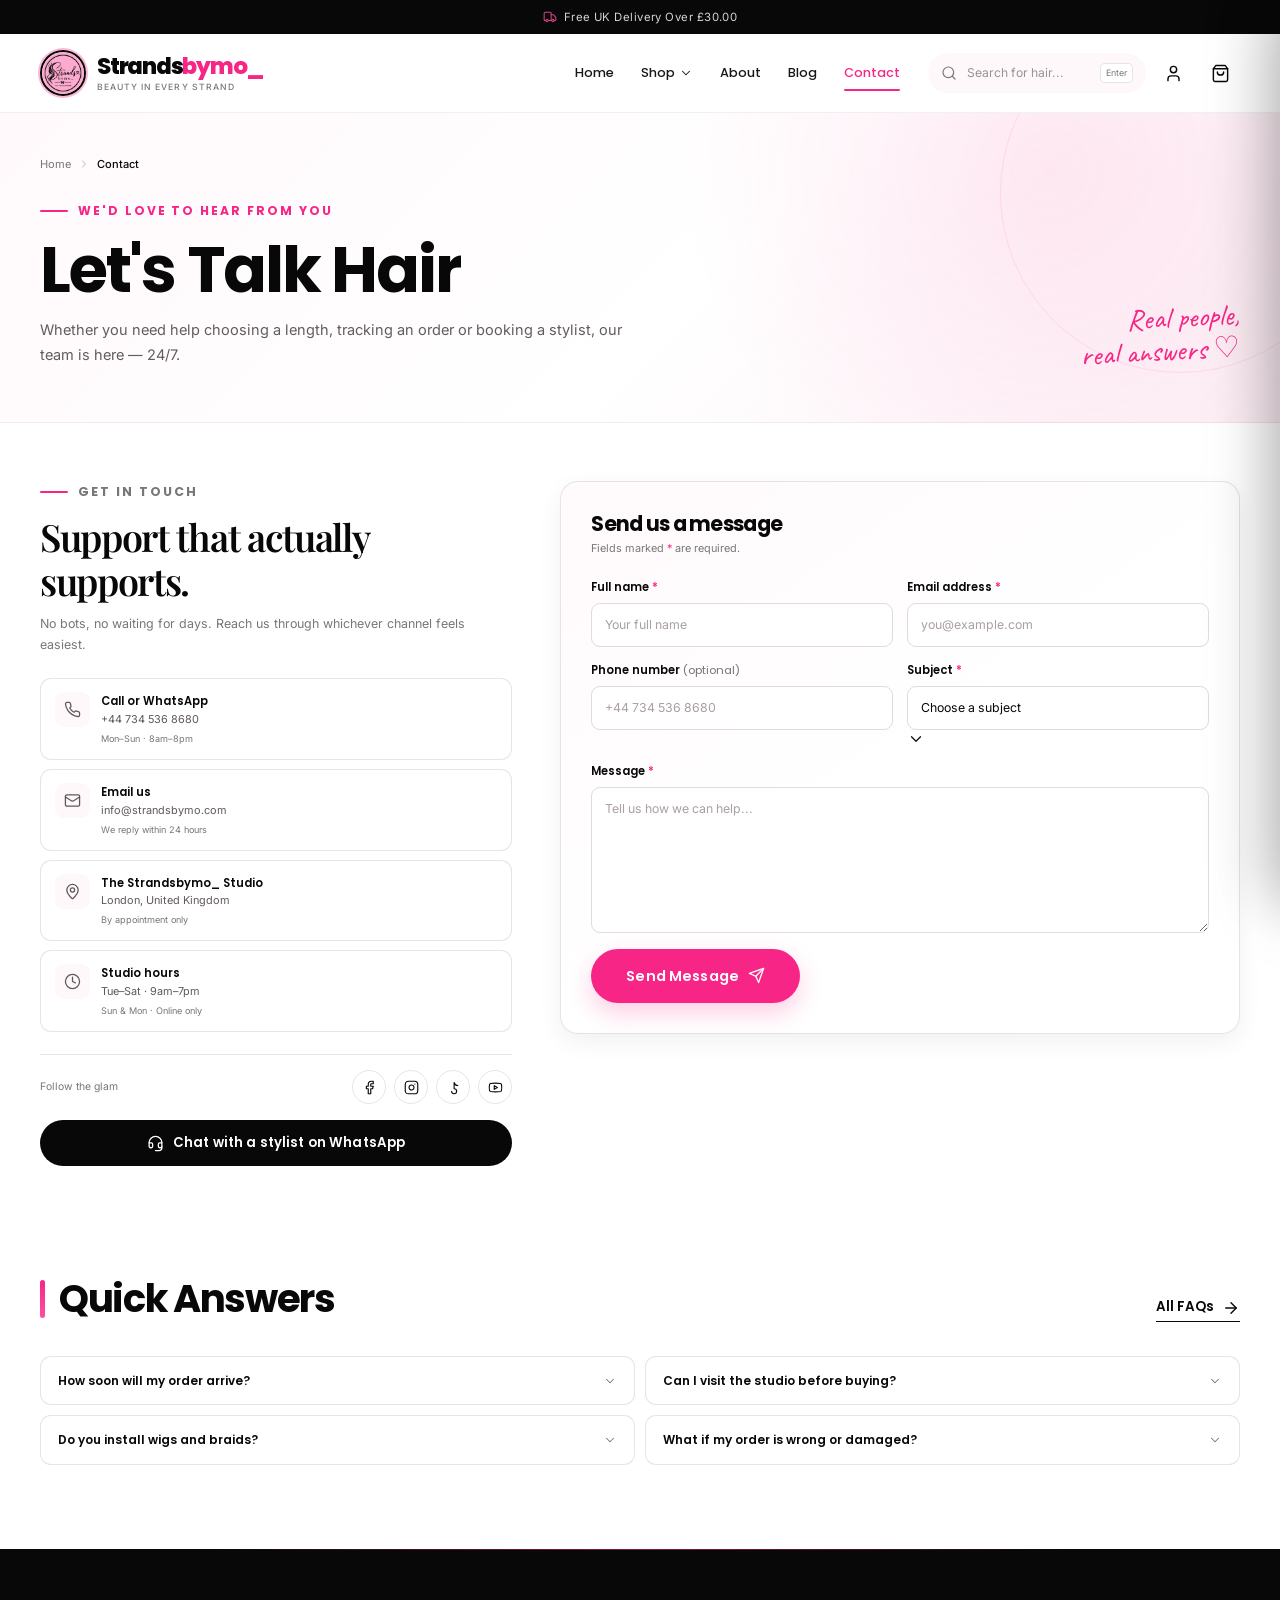
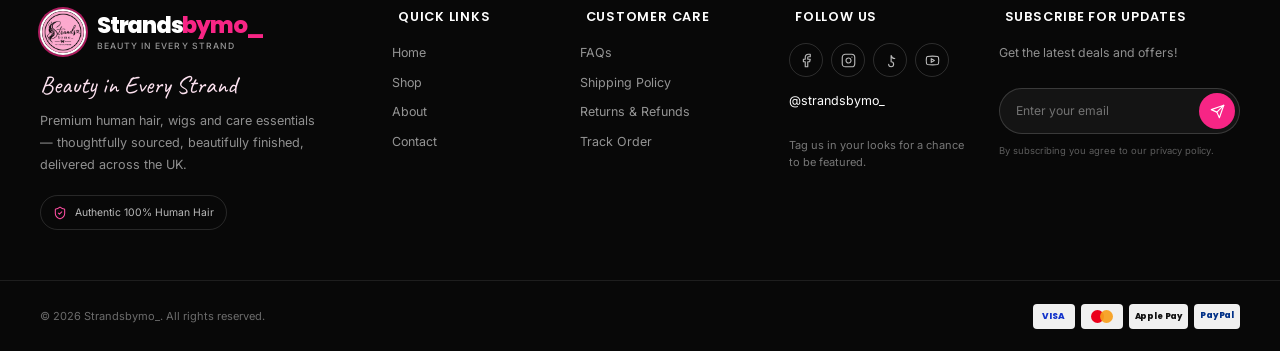
<file: contact.html>
<!DOCTYPE html>
<html lang="en">
<head>
  <meta charset="UTF-8">
  <meta name="viewport" content="width=device-width, initial-scale=1.0">
  <title>Contact Strandsbymo_ — We're Here to Help</title>
  <meta name="description" content="Questions about bundles, wigs, orders or styles? Contact the Strandsbymo_ team by phone, email, WhatsApp or the contact form. Support available 24/7.">
  <meta name="theme-color" content="#080808">
  <link rel="icon" href="data:image/svg+xml,%3Csvg xmlns='http://www.w3.org/2000/svg' viewBox='0 0 64 64'%3E%3Ccircle cx='32' cy='32' r='32' fill='%23FCE1EF'/%3E%3Cpath d='M41 15c-10-6-22-.5-25 9.5-1.6 5.8-.2 10 2.5 13.5 1.9 2.5 1.2 5.4.2 8.1-.9 2.6-.3 5 1.3 6.5 1.4 1.3 3.2 1.2 4.4.4 1.6-1.1 2-3 1.4-4.8-.7-2.3-1.4-4.6-.2-7.2 1.5-3.3 2.5-6.7 1.5-10.1' fill='none' stroke='%23080808' stroke-width='3.6' stroke-linecap='round'/%3E%3Cpath d='M29 14c-6.5 1.4-11 7.1-11 13.8 0 5 2 9 2 12.4 0 2.8-1.4 4.8-1.1 7.1' fill='none' stroke='%23F72585' stroke-width='3.6' stroke-linecap='round'/%3E%3Ccircle cx='37' cy='27' r='2.3' fill='%23F72585'/%3E%3C/svg%3E">
  <link rel="preconnect" href="https://fonts.googleapis.com">
  <link rel="preconnect" href="https://fonts.gstatic.com" crossorigin>
  <link href="https://fonts.googleapis.com/css2?family=Inter:wght@400;500;600;700&family=Poppins:wght@400;500;600;700;800&family=Playfair+Display:ital,wght@0,500;0,600;0,700;1,500&family=Caveat:wght@600&display=swap" rel="stylesheet">
  <link rel="stylesheet" href="assets/css/styles.css">
</head>
<body data-page="contact">
  <a class="skip-link" href="#main">Skip to content</a>
  <div id="site-header"></div>

  <main id="main" class="page-main">
    <section class="page-hero contact-hero">
      <div class="container">
        <nav class="breadcrumb" aria-label="Breadcrumb">
          <a href="index.html">Home</a>
          <span data-icon="chevronRight"></span>
          <span aria-current="page">Contact</span>
        </nav>
        <div class="page-hero-row">
          <div>
            <p class="eyebrow">We'd love to hear from you</p>
            <h1>Let's Talk Hair</h1>
            <p class="page-hero-sub">Whether you need help choosing a length, tracking an order or booking a stylist, our team is here — 24/7.</p>
          </div>
          <p class="about-hero-hand">Real people,<br>real answers ♡</p>
        </div>
      </div>
    </section>

    <section class="section contact-section">
      <div class="container contact-layout">
        <aside class="contact-info">
          <div class="contact-info-head">
            <p class="eyebrow">Get in touch</p>
            <h2>Support that actually supports.</h2>
            <p>No bots, no waiting for days. Reach us through whichever channel feels easiest.</p>
          </div>

          <div class="contact-cards">
            <a class="contact-card" href="tel:+447345368680">
              <span class="contact-icon"><span data-icon="phone"></span></span>
              <div><strong>Call or WhatsApp</strong><span>+44 734 536 8680</span><small>Mon–Sun · 8am–8pm</small></div>
            </a>
            <a class="contact-card" href="mailto:info@strandsbymo.com">
              <span class="contact-icon"><span data-icon="mail"></span></span>
              <div><strong>Email us</strong><span>info@strandsbymo.com</span><small>We reply within 24 hours</small></div>
            </a>
            <div class="contact-card static">
              <span class="contact-icon"><span data-icon="mapPin"></span></span>
              <div><strong>The Strandsbymo_ Studio</strong><span>London, United Kingdom</span><small>By appointment only</small></div>
            </div>
            <div class="contact-card static">
              <span class="contact-icon"><span data-icon="clock"></span></span>
              <div><strong>Studio hours</strong><span>Tue–Sat · 9am–7pm</span><small>Sun &amp; Mon · Online only</small></div>
            </div>
          </div>

          <div class="contact-social">
            <span>Follow the glam</span>
            <div class="socials">
              <a href="https://facebook.com" target="_blank" rel="noopener" aria-label="Strandsbymo_ on Facebook"><span data-icon="facebook"></span></a>
              <a href="https://instagram.com" target="_blank" rel="noopener" aria-label="Strandsbymo_ on Instagram"><span data-icon="instagram"></span></a>
              <a href="https://tiktok.com" target="_blank" rel="noopener" aria-label="Strandsbymo_ on TikTok"><span data-icon="tiktok"></span></a>
              <a href="https://youtube.com" target="_blank" rel="noopener" aria-label="Strandsbymo_ on YouTube"><span data-icon="youtube"></span></a>
            </div>
          </div>

          <a class="btn btn-dark whatsapp-btn" href="https://wa.me/447345368680" target="_blank" rel="noopener">
            <span data-icon="headset"></span> Chat with a stylist on WhatsApp
          </a>
        </aside>

        <div class="contact-form-wrap">
          <div id="contact-success" class="contact-success" hidden>
            <span class="success-icon"><span data-icon="checkCircle"></span></span>
            <h3>Message sent!</h3>
            <p>Thank you for reaching out. A Strandsbymo_ team member will get back to you within 24 hours.</p>
            <button class="btn btn-ghost" type="button" id="contact-reset">Send another message</button>
          </div>

          <form class="contact-form" id="contact-form" novalidate>
            <div class="contact-form-head">
              <h2>Send us a message</h2>
              <p>Fields marked <em>*</em> are required.</p>
            </div>
            <div class="field-row">
              <div class="field">
                <label for="contact-name">Full name <em>*</em></label>
                <input id="contact-name" name="name" type="text" placeholder="Your full name" autocomplete="name" required>
              </div>
              <div class="field">
                <label for="contact-email">Email address <em>*</em></label>
                <input id="contact-email" name="email" type="email" placeholder="you@example.com" autocomplete="email" required>
              </div>
            </div>
            <div class="field-row">
              <div class="field">
                <label for="contact-phone">Phone number <span>(optional)</span></label>
                <input id="contact-phone" name="phone" type="tel" placeholder="+44 734 536 8680" autocomplete="tel">
              </div>
              <div class="field">
                <label for="contact-subject">Subject <em>*</em></label>
                <div class="select-wrap">
                  <select id="contact-subject" name="subject" required>
                    <option value="">Choose a subject</option>
                    <option>General enquiry</option>
                    <option>Order support</option>
                    <option>Track my order</option>
                    <option>Returns &amp; refunds</option>
                    <option>Styling appointment</option>
                    <option>Wholesale enquiry</option>
                  </select>
                  <span data-icon="chevronDown"></span>
                </div>
              </div>
            </div>
            <div class="field">
              <label for="contact-message">Message <em>*</em></label>
              <textarea id="contact-message" name="message" rows="6" placeholder="Tell us how we can help..." required></textarea>
            </div>
            <button class="btn btn-pink btn-lg" type="submit">Send Message <span data-icon="send"></span></button>
          </form>
        </div>
      </div>
    </section>

    <section class="section contact-faq">
      <div class="container">
        <div class="section-head reveal">
          <div class="section-title-wrap"><span class="title-bar"></span><h2>Quick Answers</h2></div>
          <a class="link-arrow" href="#faqs" data-info="faqs">All FAQs <span data-icon="arrowRight"></span></a>
        </div>
        <div class="faq-grid">
          <details class="faq-card">
            <summary>How soon will my order arrive? <span data-icon="chevronDown"></span></summary>
            <p>Strandsbymo_ orders placed before 2pm are dispatched the same day and typically arrive within 24 hours. UK delivery takes 1–3 business days.</p>
          </details>
          <details class="faq-card">
            <summary>Can I visit the studio before buying? <span data-icon="chevronDown"></span></summary>
            <p>Absolutely. Our London studio is open Tuesday to Saturday by appointment. Book via WhatsApp and we will set aside your favourites to view.</p>
          </details>
          <details class="faq-card">
            <summary>Do you install wigs and braids? <span data-icon="chevronDown"></span></summary>
            <p>Yes — wig installs, frontal melts, sew-ins and braiding are all available in-studio. Prices depend on the style and length; message us for a quote.</p>
          </details>
          <details class="faq-card">
            <summary>What if my order is wrong or damaged? <span data-icon="chevronDown"></span></summary>
            <p>Contact us within 48 hours with photos and your order number. We will arrange a replacement or refund as quickly as possible.</p>
          </details>
        </div>
      </div>
    </section>
  </main>

  <div id="site-footer"></div>

  <script src="assets/js/data.js"></script>
  <script src="assets/js/core.js"></script>
  <script src="assets/js/products-ui.js"></script>
  <script src="assets/js/product-page.js"></script>
  <script src="assets/js/checkout.js"></script>
  <script src="assets/js/content-pages.js"></script>
</body>
</html>
</file>
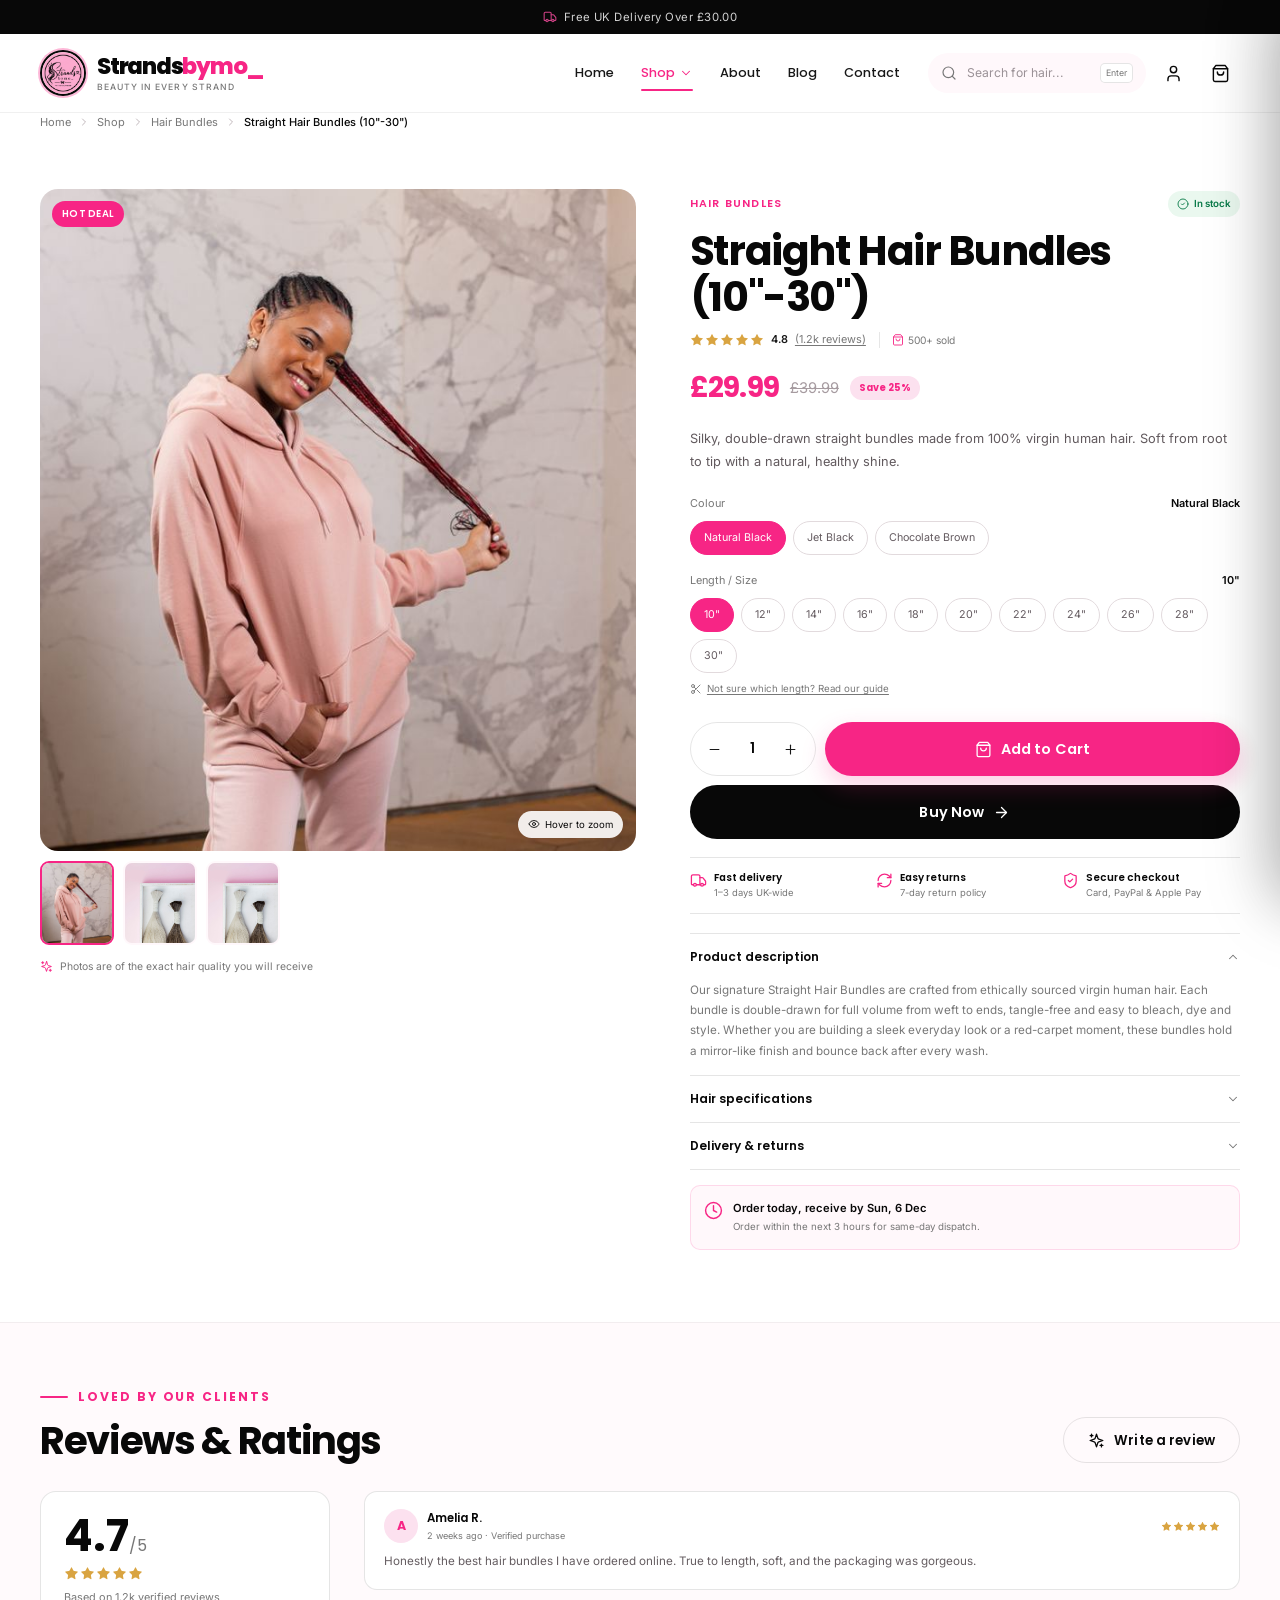
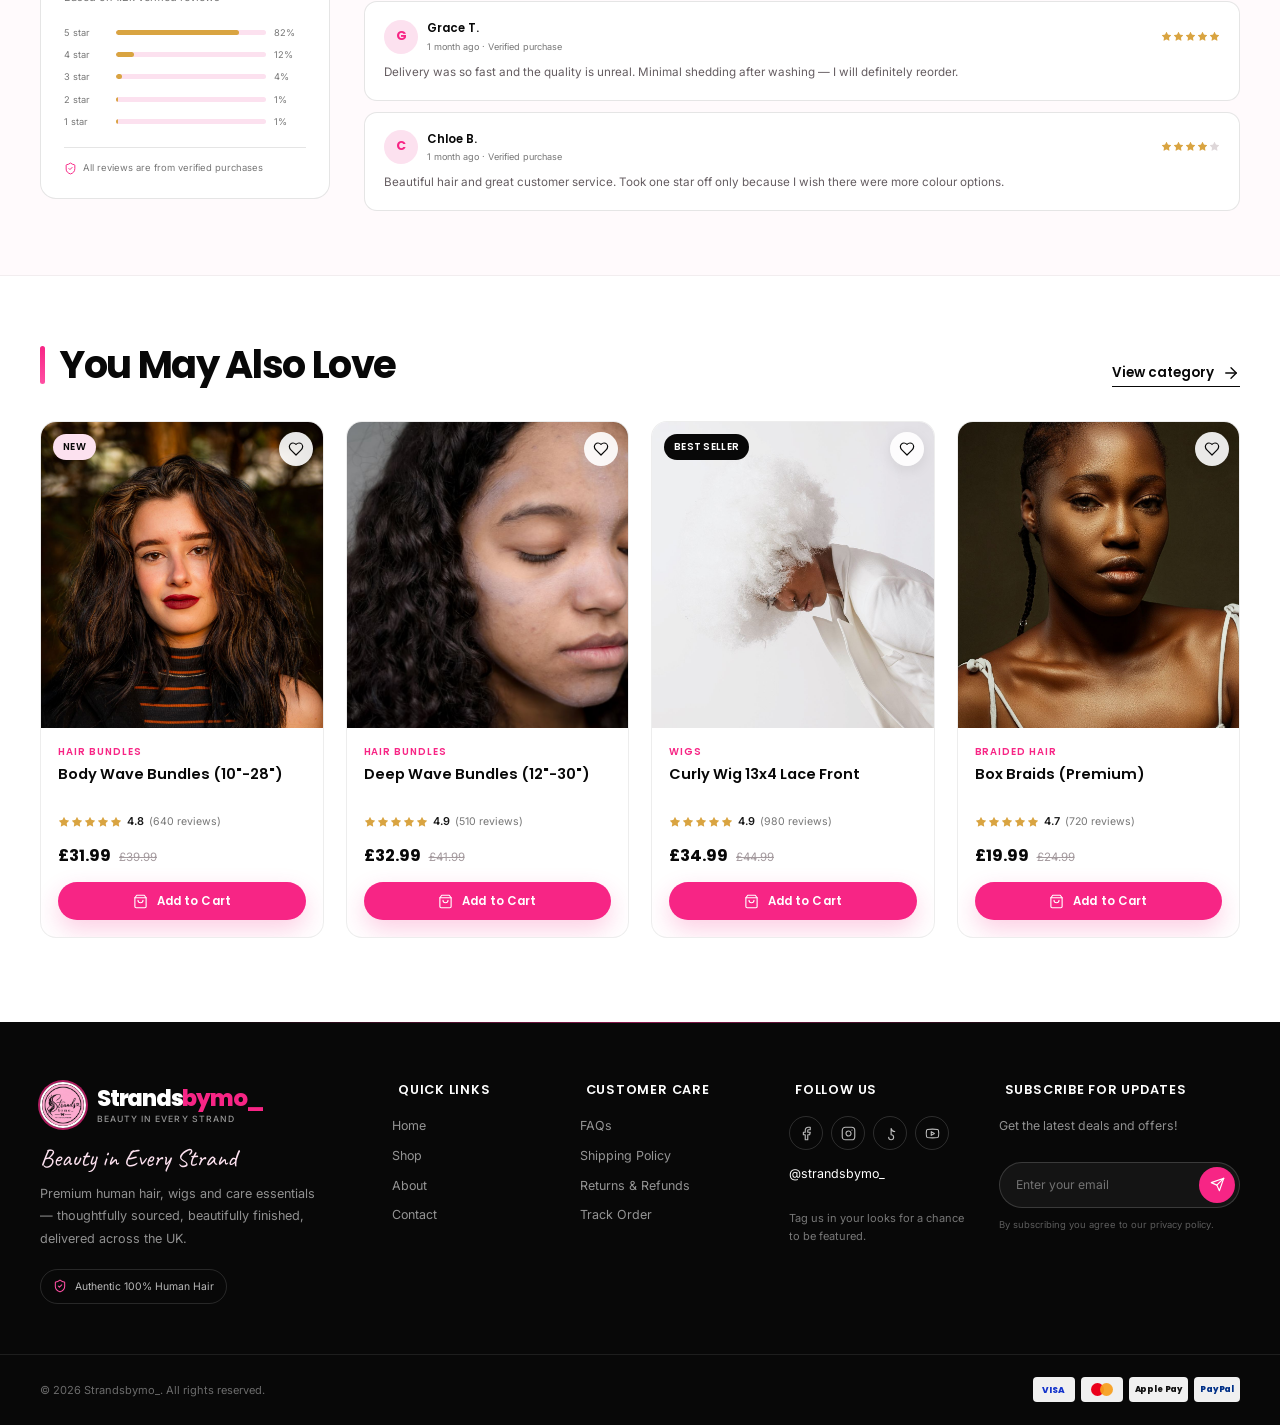
<file: product.html>
<!DOCTYPE html>
<html lang="en">
<head>
  <meta charset="UTF-8">
  <meta name="viewport" content="width=device-width, initial-scale=1.0">
  <title>Product Details | Strandsbymo_</title>
  <meta name="description" content="Discover premium human hair, wigs and extensions at Strandsbymo_. View details, lengths, colours, reviews and delivery options.">
  <meta name="theme-color" content="#080808">
  <link rel="icon" href="data:image/svg+xml,%3Csvg xmlns='http://www.w3.org/2000/svg' viewBox='0 0 64 64'%3E%3Ccircle cx='32' cy='32' r='32' fill='%23FCE1EF'/%3E%3Cpath d='M41 15c-10-6-22-.5-25 9.5-1.6 5.8-.2 10 2.5 13.5 1.9 2.5 1.2 5.4.2 8.1-.9 2.6-.3 5 1.3 6.5 1.4 1.3 3.2 1.2 4.4.4 1.6-1.1 2-3 1.4-4.8-.7-2.3-1.4-4.6-.2-7.2 1.5-3.3 2.5-6.7 1.5-10.1' fill='none' stroke='%23080808' stroke-width='3.6' stroke-linecap='round'/%3E%3Cpath d='M29 14c-6.5 1.4-11 7.1-11 13.8 0 5 2 9 2 12.4 0 2.8-1.4 4.8-1.1 7.1' fill='none' stroke='%23F72585' stroke-width='3.6' stroke-linecap='round'/%3E%3Ccircle cx='37' cy='27' r='2.3' fill='%23F72585'/%3E%3C/svg%3E">
  <link rel="preconnect" href="https://fonts.googleapis.com">
  <link rel="preconnect" href="https://fonts.gstatic.com" crossorigin>
  <link href="https://fonts.googleapis.com/css2?family=Inter:wght@400;500;600;700&family=Poppins:wght@400;500;600;700;800&family=Playfair+Display:ital,wght@0,500;0,600;0,700;1,500&family=Caveat:wght@600&display=swap" rel="stylesheet">
  <link rel="stylesheet" href="assets/css/styles.css">
</head>
<body data-page="product">
  <a class="skip-link" href="#main">Skip to content</a>
  <div id="site-header"></div>

  <main id="main" class="page-main">
    <div id="product-root">
      <div class="container product-page-loading">
        <div class="skeleton-line w-30"></div>
        <div class="skeleton-media tall"></div>
      </div>
    </div>
  </main>

  <div id="site-footer"></div>

  <script src="assets/js/data.js"></script>
  <script src="assets/js/core.js"></script>
  <script src="assets/js/products-ui.js"></script>
  <script src="assets/js/product-page.js"></script>
  <script src="assets/js/checkout.js"></script>
  <script src="assets/js/content-pages.js"></script>
</body>
</html>
</file>
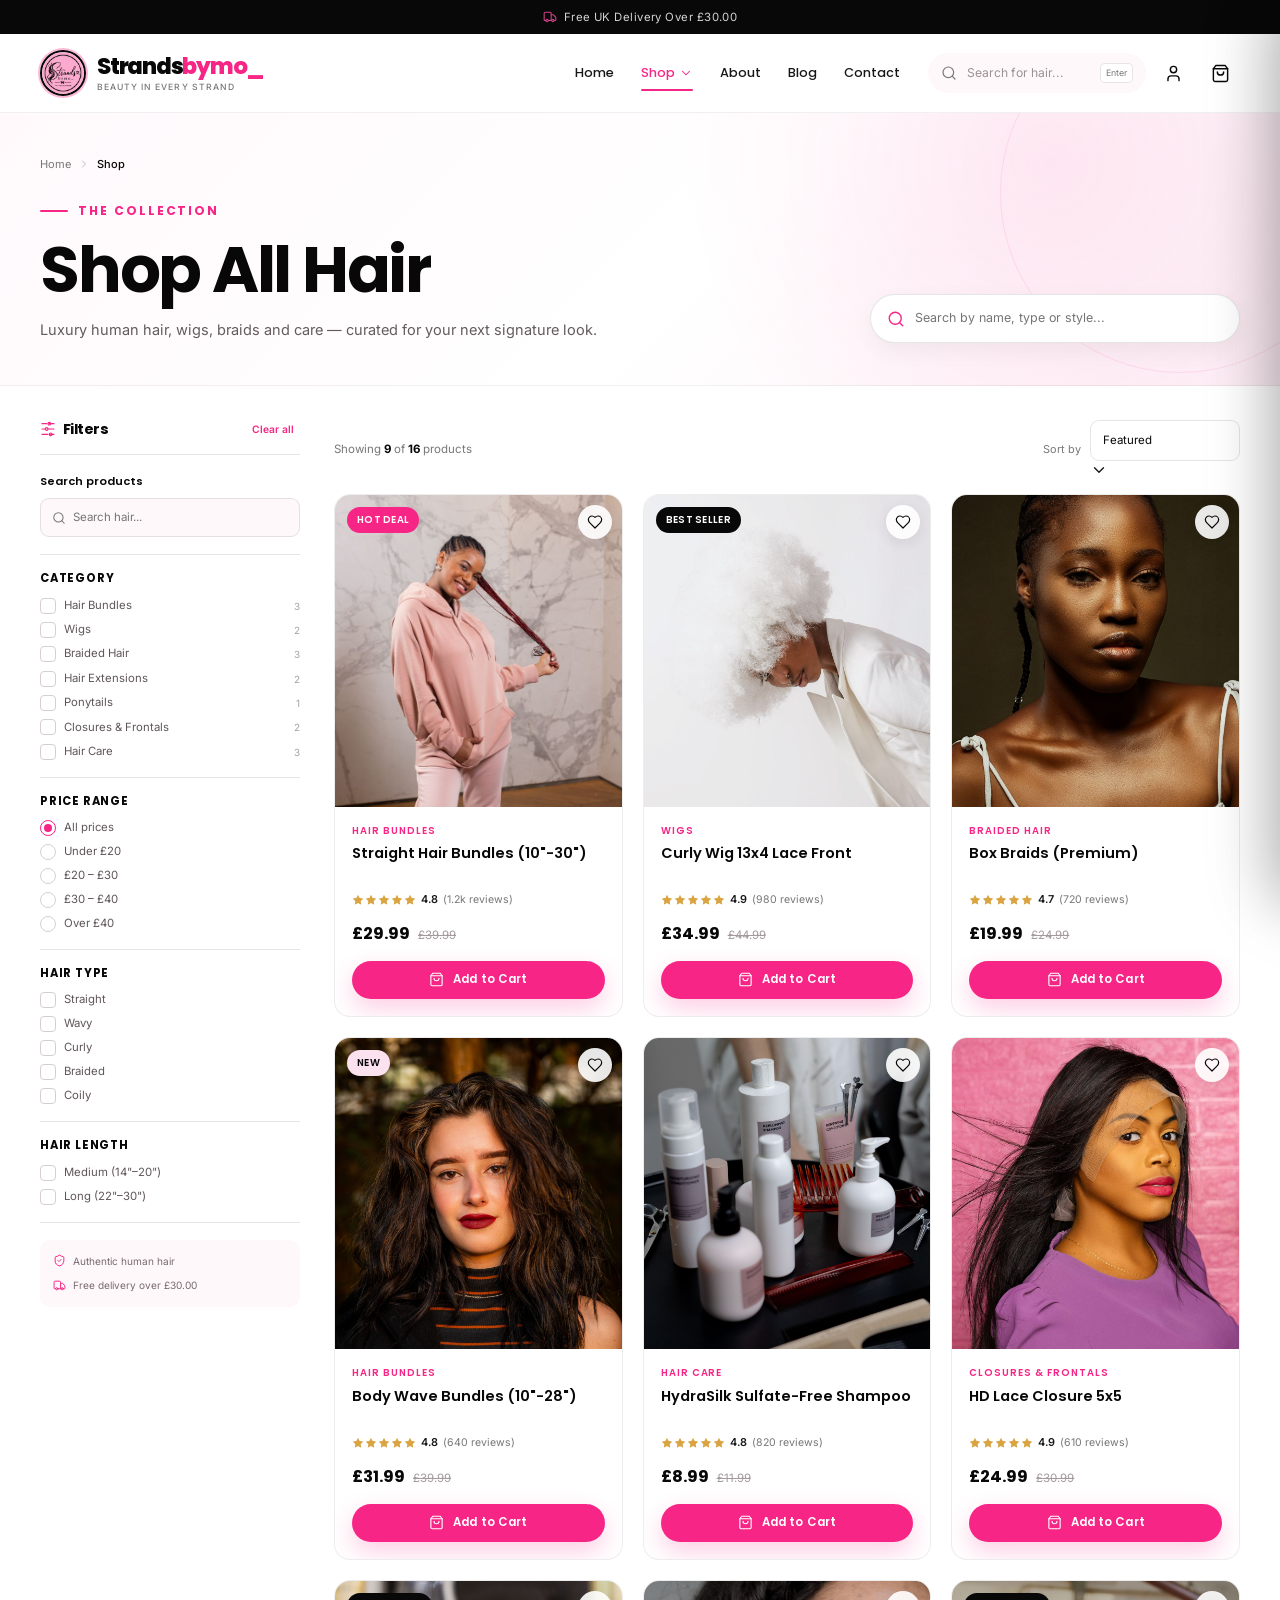
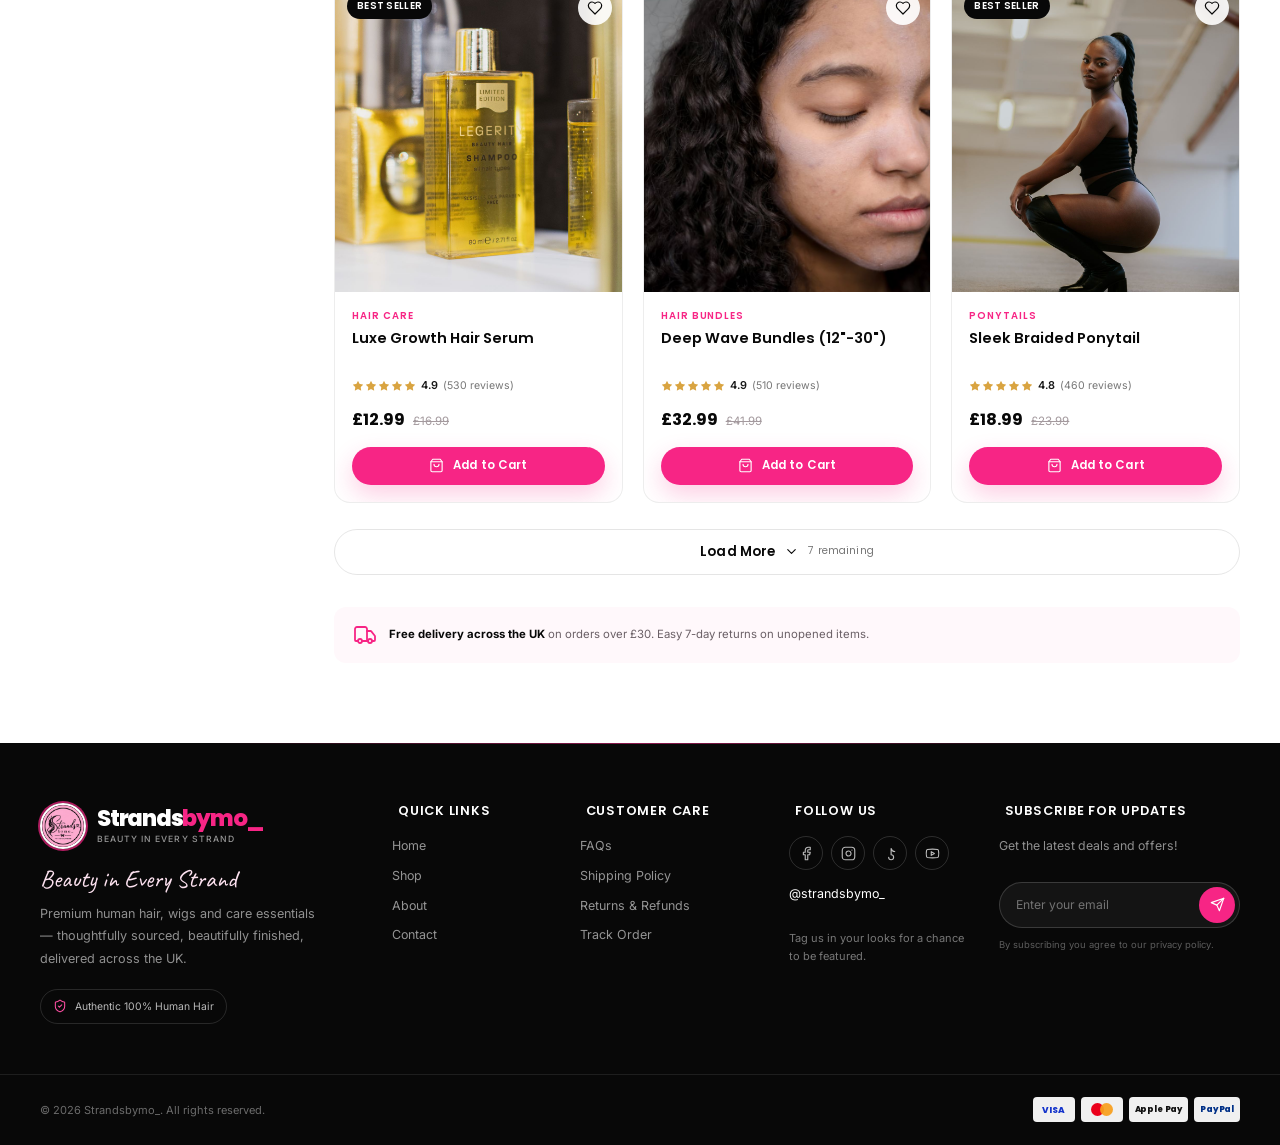
<file: shop.html>
<!DOCTYPE html>
<html lang="en">
<head>
  <meta charset="UTF-8">
  <meta name="viewport" content="width=device-width, initial-scale=1.0">
  <title>Shop All Hair — Bundles, Wigs, Braids & Care | Strandsbymo_</title>
  <meta name="description" content="Shop premium human hair bundles, lace wigs, braided hair, extensions, ponytails, closures and hair care at Strandsbymo_. Filter by category, price, type and length.">
  <meta name="theme-color" content="#080808">
  <link rel="icon" href="data:image/svg+xml,%3Csvg xmlns='http://www.w3.org/2000/svg' viewBox='0 0 64 64'%3E%3Ccircle cx='32' cy='32' r='32' fill='%23FCE1EF'/%3E%3Cpath d='M41 15c-10-6-22-.5-25 9.5-1.6 5.8-.2 10 2.5 13.5 1.9 2.5 1.2 5.4.2 8.1-.9 2.6-.3 5 1.3 6.5 1.4 1.3 3.2 1.2 4.4.4 1.6-1.1 2-3 1.4-4.8-.7-2.3-1.4-4.6-.2-7.2 1.5-3.3 2.5-6.7 1.5-10.1' fill='none' stroke='%23080808' stroke-width='3.6' stroke-linecap='round'/%3E%3Cpath d='M29 14c-6.5 1.4-11 7.1-11 13.8 0 5 2 9 2 12.4 0 2.8-1.4 4.8-1.1 7.1' fill='none' stroke='%23F72585' stroke-width='3.6' stroke-linecap='round'/%3E%3Ccircle cx='37' cy='27' r='2.3' fill='%23F72585'/%3E%3C/svg%3E">
  <link rel="preconnect" href="https://fonts.googleapis.com">
  <link rel="preconnect" href="https://fonts.gstatic.com" crossorigin>
  <link href="https://fonts.googleapis.com/css2?family=Inter:wght@400;500;600;700&family=Poppins:wght@400;500;600;700;800&family=Playfair+Display:ital,wght@0,500;0,600;0,700;1,500&family=Caveat:wght@600&display=swap" rel="stylesheet">
  <link rel="stylesheet" href="assets/css/styles.css">
</head>
<body data-page="shop">
  <a class="skip-link" href="#main">Skip to content</a>
  <div id="site-header"></div>

  <main id="main" class="page-main">
    <section class="page-hero shop-hero">
      <div class="container">
        <nav class="breadcrumb" aria-label="Breadcrumb">
          <a href="index.html">Home</a>
          <span data-icon="chevronRight"></span>
          <span aria-current="page">Shop</span>
        </nav>
        <div class="page-hero-row">
          <div>
            <p class="eyebrow">The collection</p>
            <h1>Shop All Hair</h1>
            <p class="page-hero-sub">Luxury human hair, wigs, braids and care — curated for your next signature look.</p>
          </div>
          <div class="shop-search-lg">
            <span data-icon="search"></span>
            <label class="sr-only" for="shop-search">Search products</label>
            <input id="shop-search" type="search" placeholder="Search by name, type or style..." autocomplete="off">
          </div>
        </div>
      </div>
    </section>

    <div class="container shop-layout">
      <div class="filter-overlay" id="filter-overlay"></div>
      <aside class="shop-sidebar" id="filter-drawer" aria-label="Product filters" aria-hidden="false">
        <div id="filter-panel"></div>
      </aside>

      <div class="shop-main">
        <div class="shop-toolbar">
          <button class="btn btn-ghost filter-trigger" type="button" data-open-filters>
            <span data-icon="sliders"></span> Filters
          </button>
          <p class="shop-count" id="shop-count" aria-live="polite">Loading products…</p>
          <div class="sort-wrap">
            <label for="sort-select">Sort by</label>
            <div class="select-wrap">
              <select id="sort-select">
                <option value="featured">Featured</option>
                <option value="newest">Newest</option>
                <option value="price-asc">Price: Low to High</option>
                <option value="price-desc">Price: High to Low</option>
                <option value="best">Best Selling</option>
                <option value="rating">Highest Rated</option>
              </select>
              <span data-icon="chevronDown"></span>
            </div>
          </div>
        </div>

        <div class="shop-chips" id="shop-chips"></div>
        <div class="shop-grid" id="shop-grid" aria-live="polite"></div>
        <button class="btn btn-ghost btn-block load-more" id="load-more" type="button" hidden></button>

        <div class="shop-note">
          <span data-icon="truck"></span>
          <p><strong>Free delivery across the UK</strong> on orders over £30. Easy 7-day returns on unopened items.</p>
        </div>
      </div>
    </div>
  </main>

  <div id="site-footer"></div>

  <script src="assets/js/data.js"></script>
  <script src="assets/js/core.js"></script>
  <script src="assets/js/products-ui.js"></script>
  <script src="assets/js/product-page.js"></script>
  <script src="assets/js/checkout.js"></script>
  <script src="assets/js/content-pages.js"></script>
</body>
</html>
</file>
<file: assets/css/styles.css>
:root {
  --ink: #080808;
  --ink-soft: #171014;
  --pink: #f72585;
  --pink-bright: #ff4fa3;
  --blush: #fce1ef;
  --pink-soft: #fff8fb;
  --white: #ffffff;
  --text: #171717;
  --muted: #777777;
  --line: rgba(8, 8, 8, 0.1);
  --line-dark: rgba(255, 255, 255, 0.12);
  --gold: #d9a441;
  --font-head: "Poppins", sans-serif;
  --font-body: "Inter", sans-serif;
  --font-serif: "Playfair Display", Georgia, serif;
  --font-script: "Caveat", cursive;
  --shadow-sm: 0 8px 24px rgba(8, 8, 8, 0.06);
  --shadow-md: 0 18px 50px rgba(8, 8, 8, 0.1);
  --shadow-lg: 0 30px 80px rgba(8, 8, 8, 0.18);
  --radius: 20px;
  --radius-sm: 12px;
  --radius-lg: 30px;
  --container: 1200px;
  --ease: cubic-bezier(0.22, 1, 0.36, 1);
}

*,
*::before,
*::after {
  box-sizing: border-box;
}

html {
  scroll-behavior: smooth;
  -webkit-text-size-adjust: 100%;
}

body {
  margin: 0;
  background: var(--white);
  color: var(--text);
  font-family: var(--font-body);
  font-size: 16px;
  line-height: 1.65;
  overflow-x: hidden;
  -webkit-font-smoothing: antialiased;
}

body.no-scroll {
  overflow: hidden;
}

body.page-ready {
  animation: pageFade 0.5s ease both;
}

@keyframes pageFade {
  from { opacity: 0; }
  to { opacity: 1; }
}

img {
  display: block;
  max-width: 100%;
}

a {
  color: inherit;
  text-decoration: none;
}

button,
input,
select,
textarea {
  font: inherit;
}

button {
  border: 0;
  background: none;
  color: inherit;
  cursor: pointer;
}

svg {
  display: block;
}

h1, h2, h3, h4, h5 {
  margin: 0 0 0.5em;
  font-family: var(--font-head);
  color: var(--ink);
  line-height: 1.16;
  letter-spacing: -0.035em;
}

h1 { font-size: clamp(2.45rem, 6vw, 5.1rem); font-weight: 700; }
h2 { font-size: clamp(1.8rem, 3vw, 2.65rem); font-weight: 700; }
h3 { font-size: 1.2rem; font-weight: 600; }
p { margin: 0 0 1rem; }
p:last-child { margin-bottom: 0; }

::selection {
  background: var(--pink);
  color: var(--white);
}

:focus-visible {
  outline: 2px solid var(--pink);
  outline-offset: 3px;
}

.icon {
  width: 18px;
  height: 18px;
  flex: 0 0 auto;
}

.container {
  width: min(calc(100% - 48px), var(--container));
  margin-inline: auto;
}

.section {
  padding: 84px 0;
}

.sr-only {
  position: absolute !important;
  width: 1px !important;
  height: 1px !important;
  padding: 0 !important;
  margin: -1px !important;
  overflow: hidden !important;
  clip: rect(0, 0, 0, 0) !important;
  white-space: nowrap !important;
  border: 0 !important;
}

.skip-link {
  position: fixed;
  top: 12px;
  left: 12px;
  z-index: 9999;
  padding: 10px 18px;
  border-radius: 999px;
  background: var(--ink);
  color: var(--white);
  transform: translateY(-160%);
  transition: transform 0.25s ease;
}

.skip-link:focus {
  transform: translateY(0);
}

.eyebrow {
  display: flex;
  align-items: center;
  gap: 10px;
  margin: 0 0 12px;
  color: var(--pink);
  font-family: var(--font-head);
  font-size: 0.76rem;
  font-weight: 700;
  letter-spacing: 0.16em;
  text-transform: uppercase;
}

.eyebrow::before {
  content: "";
  width: 28px;
  height: 2px;
  background: var(--pink);
  border-radius: 99px;
}

.serif-title {
  font-family: var(--font-serif);
  font-weight: 600;
  letter-spacing: -0.025em;
}

.section-head {
  display: flex;
  align-items: flex-end;
  justify-content: space-between;
  gap: 24px;
  margin-bottom: 34px;
}

.section-title-wrap {
  display: flex;
  align-items: center;
  gap: 14px;
}

.section-title-wrap h2 {
  margin: 0;
}

.title-bar {
  display: block;
  width: 5px;
  height: 38px;
  border-radius: 99px;
  background: linear-gradient(180deg, var(--pink), var(--pink-bright));
}

.section-sub {
  margin: 0;
  max-width: 420px;
  color: var(--muted);
  font-size: 0.94rem;
}

.link-arrow {
  display: inline-flex;
  align-items: center;
  gap: 8px;
  color: var(--ink);
  font-family: var(--font-head);
  font-size: 0.84rem;
  font-weight: 600;
  border-bottom: 1px solid var(--ink);
  padding-bottom: 2px;
  transition: color 0.25s ease, border-color 0.25s ease, gap 0.25s ease;
}

.link-arrow:hover {
  color: var(--pink);
  border-color: var(--pink);
  gap: 12px;
}

.btn {
  display: inline-flex;
  align-items: center;
  justify-content: center;
  gap: 9px;
  min-height: 46px;
  padding: 12px 24px;
  border: 1px solid transparent;
  border-radius: 999px;
  font-family: var(--font-head);
  font-size: 0.83rem;
  font-weight: 600;
  line-height: 1;
  letter-spacing: 0.01em;
  text-align: center;
  transition: transform 0.2s ease, background 0.25s ease, color 0.25s ease, border-color 0.25s ease, box-shadow 0.25s ease;
}

.btn:hover {
  transform: translateY(-2px);
}

.btn:active {
  transform: translateY(0);
}

.btn .icon {
  width: 17px;
  height: 17px;
}

.btn-pink {
  background: var(--pink);
  color: var(--white);
  box-shadow: 0 10px 24px rgba(247, 37, 133, 0.22);
}

.btn-pink:hover {
  background: #df1272;
  box-shadow: 0 14px 30px rgba(247, 37, 133, 0.3);
}

.btn-dark {
  background: var(--ink);
  color: var(--white);
}

.btn-dark:hover {
  background: var(--ink-soft);
}

.btn-ghost {
  background: transparent;
  border-color: var(--line);
  color: var(--ink);
}

.btn-ghost:hover {
  border-color: var(--ink);
  background: var(--pink-soft);
}

.btn-ghost-light {
  background: transparent;
  border-color: rgba(255, 255, 255, 0.38);
  color: var(--white);
}

.btn-ghost-light:hover {
  background: rgba(255, 255, 255, 0.1);
  border-color: var(--white);
}

.btn-lg {
  min-height: 54px;
  padding: 16px 34px;
  font-size: 0.9rem;
}

.btn-sm {
  min-height: 38px;
  padding: 9px 18px;
  font-size: 0.76rem;
}

.btn-block {
  display: flex;
  width: 100%;
}

.btn[disabled] {
  opacity: 0.65;
  cursor: wait;
  transform: none;
}

.spin {
  animation: spin 0.8s linear infinite;
}

@keyframes spin {
  to { transform: rotate(360deg); }
}

.reveal {
  opacity: 0;
  transform: translateY(24px);
  transition: opacity 0.65s var(--ease), transform 0.65s var(--ease);
}

.reveal.in {
  opacity: 1;
  transform: none;
}

.announcement {
  position: relative;
  z-index: 100;
  background: var(--ink);
  color: var(--white);
  font-size: 0.71rem;
}

.announcement-inner {
  display: flex;
  align-items: center;
  justify-content: center;
  gap: 34px;
  min-height: 34px;
}

.announce-item {
  display: none;
  align-items: center;
  gap: 7px;
  opacity: 0.82;
  letter-spacing: 0.04em;
}

.announce-item.is-active {
  display: flex;
}

.announce-item .icon {
  width: 14px;
  height: 14px;
  color: var(--pink-bright);
}

.navbar {
  position: sticky;
  top: 0;
  z-index: 90;
  background: rgba(255, 255, 255, 0.97);
  border-bottom: 1px solid rgba(8, 8, 8, 0.06);
  backdrop-filter: blur(14px);
  transition: box-shadow 0.3s ease;
}

.navbar.scrolled {
  box-shadow: 0 12px 34px rgba(8, 8, 8, 0.07);
}

.nav-inner {
  display: flex;
  align-items: center;
  gap: 28px;
  min-height: 78px;
}

.logo {
  display: inline-flex;
  align-items: center;
  gap: 11px;
  flex: 0 0 auto;
}

.logo-mark {
  width: 46px;
  height: 46px;
  flex: 0 0 auto;
  border: 2px solid var(--ink);
  border-radius: 50%;
  overflow: hidden;
  box-shadow: 0 0 0 2px rgba(247, 37, 133, 0.32);
  transition: transform 0.35s var(--ease);
}

.logo:hover .logo-mark {
  transform: rotate(-8deg) scale(1.04);
}

.logo-mark img {
  display: block;
  width: 100%;
  height: 100%;
  object-fit: cover;
}

.logo-light .logo-mark {
  border-color: var(--white);
  box-shadow: 0 0 0 2px rgba(247, 37, 133, 0.7);
}

.logo-text {
  display: flex;
  flex-direction: column;
  line-height: 1;
}

.logo-name {
  font-family: var(--font-head);
  font-size: 1.42rem;
  font-weight: 800;
  letter-spacing: -0.055em;
  color: var(--ink);
}

.logo-name span {
  color: var(--pink);
}

.logo-tag {
  margin-top: 5px;
  color: var(--muted);
  font-size: 0.54rem;
  font-weight: 500;
  letter-spacing: 0.12em;
  text-transform: uppercase;
}

.logo-light .logo-name {
  color: var(--white);
}

.logo-light .logo-tag {
  color: rgba(255, 255, 255, 0.58);
}

.main-nav {
  display: flex;
  align-items: center;
  gap: 27px;
  margin-left: auto;
}

.nav-link {
  position: relative;
  display: inline-flex;
  align-items: center;
  gap: 4px;
  padding: 8px 0;
  color: var(--text);
  font-family: var(--font-head);
  font-size: 0.8rem;
  font-weight: 500;
  white-space: nowrap;
}

.nav-link::after {
  content: "";
  position: absolute;
  left: 0;
  bottom: 1px;
  width: 0;
  height: 2px;
  border-radius: 99px;
  background: var(--pink);
  transition: width 0.28s var(--ease);
}

.nav-link:hover,
.nav-link.active {
  color: var(--pink);
}

.nav-link:hover::after,
.nav-link.active::after {
  width: 100%;
}

.nav-caret {
  width: 14px;
  height: 14px;
  transition: transform 0.25s ease;
}

.nav-dropdown {
  position: relative;
}

.nav-dropdown:hover .nav-caret,
.nav-dropdown.open .nav-caret {
  transform: rotate(180deg);
}

.dropdown {
  position: absolute;
  top: calc(100% + 17px);
  left: -22px;
  width: 245px;
  padding: 14px;
  border: 1px solid var(--line);
  border-radius: 16px;
  background: var(--white);
  box-shadow: var(--shadow-md);
  opacity: 0;
  visibility: hidden;
  transform: translateY(8px);
  transition: opacity 0.22s ease, transform 0.22s ease, visibility 0.22s;
}

.dropdown::before {
  content: "";
  position: absolute;
  top: -18px;
  left: 0;
  width: 100%;
  height: 20px;
}

.nav-dropdown:hover .dropdown,
.nav-dropdown.open .dropdown {
  opacity: 1;
  visibility: visible;
  transform: translateY(0);
}

.dropdown-label {
  display: block;
  padding: 2px 10px 8px;
  color: var(--muted);
  font-size: 0.62rem;
  font-weight: 600;
  letter-spacing: 0.13em;
  text-transform: uppercase;
}

.dropdown a {
  display: flex;
  align-items: center;
  justify-content: space-between;
  padding: 9px 10px;
  border-radius: 9px;
  font-size: 0.82rem;
  transition: background 0.2s ease, color 0.2s ease;
}

.dropdown a:hover {
  background: var(--pink-soft);
  color: var(--pink);
}

.dropdown-all {
  margin-top: 6px;
  border-top: 1px solid var(--line);
  padding-top: 12px !important;
  font-family: var(--font-head);
  font-weight: 600;
}

.dropdown-all .icon {
  width: 15px;
  height: 15px;
}

.nav-actions {
  display: flex;
  align-items: center;
  gap: 7px;
  flex: 0 0 auto;
}

.header-search {
  display: flex;
  align-items: center;
  gap: 8px;
  width: 218px;
  height: 40px;
  padding: 0 12px;
  border: 1px solid transparent;
  border-radius: 999px;
  background: var(--pink-soft);
  transition: border-color 0.25s ease, background 0.25s ease;
}

.header-search:focus-within {
  border-color: var(--pink);
  background: var(--white);
}

.hs-icon {
  color: var(--muted);
}

.hs-icon .icon {
  width: 16px;
  height: 16px;
}

.header-search input {
  width: 100%;
  min-width: 0;
  border: 0;
  outline: 0;
  background: transparent;
  color: var(--text);
  font-size: 0.76rem;
}

.header-search input::placeholder {
  color: #9b9297;
}

.header-search kbd {
  padding: 2px 5px;
  border: 1px solid var(--line);
  border-radius: 5px;
  background: var(--white);
  color: var(--muted);
  font-family: var(--font-body);
  font-size: 0.55rem;
  white-space: nowrap;
}

.icon-btn {
  position: relative;
  display: inline-grid;
  place-items: center;
  width: 40px;
  height: 40px;
  border-radius: 50%;
  color: var(--ink);
  transition: background 0.2s ease, color 0.2s ease;
}

.icon-btn:hover {
  background: var(--pink-soft);
  color: var(--pink);
}

.icon-btn .icon {
  width: 19px;
  height: 19px;
}

.search-trigger {
  display: none;
}

.cart-badge {
  position: absolute;
  top: 1px;
  right: 0;
  display: grid;
  place-items: center;
  min-width: 17px;
  height: 17px;
  padding: 0 4px;
  border: 2px solid var(--white);
  border-radius: 99px;
  background: var(--pink);
  color: var(--white);
  font-family: var(--font-head);
  font-size: 0.56rem;
  font-weight: 700;
  line-height: 1;
}

.cart-badge.is-empty {
  display: none;
}

.cart-badge.bump {
  animation: badgeBump 0.38s var(--ease);
}

@keyframes badgeBump {
  50% { transform: scale(1.35); }
}

.hamburger {
  display: none;
  place-items: center;
  width: 42px;
  height: 42px;
  border-radius: 50%;
  background: var(--ink);
  color: var(--white);
}

.hamburger .icon {
  width: 20px;
  height: 20px;
}

.mobile-menu-overlay,
.cart-overlay,
.filter-overlay {
  position: fixed;
  inset: 0;
  z-index: 150;
  background: rgba(8, 8, 8, 0.52);
  opacity: 0;
  visibility: hidden;
  transition: opacity 0.3s ease, visibility 0.3s;
  backdrop-filter: blur(2px);
}

.mobile-menu-overlay.show,
.cart-overlay.show,
.filter-overlay.show {
  opacity: 1;
  visibility: visible;
}

.mobile-menu {
  position: fixed;
  top: 0;
  right: 0;
  z-index: 160;
  display: flex;
  flex-direction: column;
  gap: 26px;
  width: min(370px, 88vw);
  height: 100dvh;
  padding: 24px;
  background: var(--white);
  box-shadow: -20px 0 60px rgba(8, 8, 8, 0.2);
  overflow-y: auto;
  transform: translateX(105%);
  transition: transform 0.4s var(--ease);
}

.mobile-menu.open {
  transform: none;
}

.mobile-menu-head {
  display: flex;
  align-items: center;
  justify-content: space-between;
  gap: 16px;
}

.mobile-menu-head .icon-btn {
  background: var(--pink-soft);
}

.mobile-nav {
  display: flex;
  flex-direction: column;
  border-top: 1px solid var(--line);
}

.mobile-nav a {
  display: flex;
  align-items: center;
  justify-content: space-between;
  padding: 15px 2px;
  border-bottom: 1px solid var(--line);
  font-family: var(--font-head);
  font-size: 0.95rem;
  font-weight: 500;
}

.mobile-nav a.active,
.mobile-nav a:hover {
  color: var(--pink);
}

.mobile-nav .icon {
  width: 16px;
  height: 16px;
  color: var(--muted);
}

.mobile-cats {
  display: flex;
  flex-direction: column;
  gap: 1px;
}

.mobile-cats .dropdown-label {
  padding-left: 0;
}

.mobile-cats a {
  padding: 7px 0;
  color: var(--muted);
  font-size: 0.84rem;
}

.mobile-cats a:hover {
  color: var(--pink);
}

.mobile-menu-actions {
  display: flex;
  flex-direction: column;
  gap: 10px;
  margin-top: auto;
}

.mobile-help {
  display: flex;
  align-items: center;
  gap: 7px;
  margin: 0;
  color: var(--muted);
  font-size: 0.75rem;
}

.mobile-help a {
  color: var(--pink);
  font-weight: 600;
}

.hero {
  position: relative;
  min-height: clamp(580px, 76vh, 760px);
  background: var(--ink-soft);
  overflow: hidden;
}

.hero-slide {
  position: absolute;
  inset: 0;
  visibility: hidden;
  opacity: 0;
  transition: opacity 0.8s ease, visibility 0.8s;
}

.hero-slide.active {
  position: relative;
  visibility: visible;
  opacity: 1;
}

.hero-visual,
.hero-shade {
  position: absolute;
  inset: 0;
}

.hero-photo {
  width: 100%;
  height: 100%;
  object-fit: cover;
}

.hero-photo-1 { object-position: center 24%; }
.hero-photo-2 { object-position: center 26%; }
.hero-photo-3 { object-position: center 22%; }

.hero-shade {
  background:
    linear-gradient(90deg, rgba(8, 8, 8, 0.84) 0%, rgba(8, 8, 8, 0.62) 32%, rgba(8, 8, 8, 0.08) 68%, rgba(8, 8, 8, 0.2) 100%),
    linear-gradient(0deg, rgba(8, 8, 8, 0.55) 0%, transparent 42%);
}

.hero-inner {
  position: relative;
  z-index: 2;
  display: grid;
  grid-template-columns: minmax(0, 1fr) auto;
  align-items: center;
  gap: 40px;
  min-height: clamp(580px, 76vh, 760px);
  padding-top: 40px;
  padding-bottom: 70px;
}

.hero-copy {
  max-width: 650px;
  color: var(--white);
}

.hero-kicker {
  display: flex;
  align-items: center;
  gap: 10px;
  margin-bottom: 20px;
  color: var(--blush);
  font-family: var(--font-head);
  font-size: 0.72rem;
  font-weight: 600;
  letter-spacing: 0.18em;
  text-transform: uppercase;
}

.hero-kicker span {
  width: 32px;
  height: 1px;
  background: var(--pink-bright);
}

.hero-title {
  margin-bottom: 22px;
  color: var(--white);
  font-size: clamp(2.8rem, 6vw, 5.3rem);
  font-weight: 700;
  line-height: 1.02;
  letter-spacing: -0.055em;
}

.hero-title span {
  color: var(--blush);
  font-family: var(--font-serif);
  font-style: italic;
  font-weight: 500;
}

.hero-desc {
  max-width: 490px;
  margin-bottom: 30px;
  color: rgba(255, 255, 255, 0.79);
  font-size: 1.02rem;
  line-height: 1.75;
}

.hero-cta {
  display: flex;
  align-items: center;
  flex-wrap: wrap;
  gap: 24px;
}

.hero-ghost-link {
  display: inline-flex;
  align-items: center;
  gap: 7px;
  padding-bottom: 3px;
  border-bottom: 1px solid rgba(255, 255, 255, 0.45);
  color: var(--white);
  font-family: var(--font-head);
  font-size: 0.8rem;
  font-weight: 500;
  transition: color 0.25s ease, border-color 0.25s ease;
}

.hero-ghost-link:hover {
  color: var(--blush);
  border-color: var(--blush);
}

.hero-ghost-link .icon {
  width: 15px;
  height: 15px;
}

.hero-mini-trust {
  display: flex;
  align-items: center;
  flex-wrap: wrap;
  gap: 9px;
  margin-top: 32px;
  color: rgba(255, 255, 255, 0.65);
  font-size: 0.73rem;
}

.hero-mini-trust strong {
  color: var(--white);
}

.mini-stars {
  color: var(--gold);
  letter-spacing: 0.12em;
  font-size: 0.65rem;
}

.hero-dot-sep {
  width: 3px;
  height: 3px;
  border-radius: 50%;
  background: rgba(255, 255, 255, 0.45);
}

.hero-aside {
  display: flex;
  flex-direction: column;
  align-items: flex-end;
  gap: 26px;
  align-self: end;
  padding-bottom: 18px;
}

.hero-benefits {
  display: flex;
  flex-direction: column;
  gap: 11px;
  margin: 0;
  padding: 22px 24px;
  list-style: none;
  border: 1px solid rgba(255, 255, 255, 0.2);
  border-radius: 16px;
  background: rgba(8, 8, 8, 0.32);
  backdrop-filter: blur(12px);
  color: var(--white);
  font-family: var(--font-head);
  font-size: 0.75rem;
}

.hero-benefits li {
  display: flex;
  align-items: center;
  gap: 9px;
  white-space: nowrap;
}

.hero-benefits .icon {
  width: 15px;
  height: 15px;
  color: var(--pink-bright);
}

.hero-hand {
  margin: 0;
  color: var(--blush);
  font-family: var(--font-script);
  font-size: 1.65rem;
  line-height: 1;
  transform: rotate(-3deg);
}

.hero-arrow {
  position: absolute;
  top: 50%;
  z-index: 4;
  display: grid;
  place-items: center;
  width: 46px;
  height: 46px;
  border: 1px solid rgba(255, 255, 255, 0.35);
  border-radius: 50%;
  background: rgba(8, 8, 8, 0.25);
  color: var(--white);
  backdrop-filter: blur(8px);
  transform: translateY(-50%);
  transition: background 0.25s ease, border-color 0.25s ease, transform 0.25s ease;
}

.hero-arrow:hover {
  background: var(--pink);
  border-color: var(--pink);
  transform: translateY(-50%) scale(1.07);
}

.hero-arrow-prev { left: 22px; }
.hero-arrow-next { right: 22px; }

.hero-dots {
  position: absolute;
  bottom: 28px;
  left: 50%;
  z-index: 4;
  display: flex;
  align-items: center;
  gap: 8px;
  transform: translateX(-50%);
}

.hero-dot {
  width: 7px;
  height: 7px;
  padding: 0;
  border-radius: 99px;
  background: rgba(255, 255, 255, 0.42);
  transition: width 0.3s var(--ease), background 0.3s ease;
}

.hero-dot.active {
  width: 28px;
  background: var(--pink-bright);
}

.section-eyebrow-only {
  margin: 0 0 26px;
  font-family: var(--font-head);
  font-size: 0.72rem;
  font-weight: 700;
  letter-spacing: 0.18em;
  text-align: center;
  text-transform: uppercase;
}

.categories-section {
  padding-top: 62px;
  padding-bottom: 22px;
}

.category-track {
  display: grid;
  grid-template-columns: repeat(7, minmax(0, 1fr));
  gap: 12px;
}

.category-card {
  position: relative;
  display: block;
  aspect-ratio: 0.69;
  overflow: hidden;
  border-radius: 14px;
  background: var(--blush);
  isolation: isolate;
  animation: cardIn 0.55s var(--ease) both;
}

@keyframes cardIn {
  from { opacity: 0; transform: translateY(14px); }
  to { opacity: 1; transform: none; }
}

.category-media,
.category-media img {
  position: absolute;
  inset: 0;
  width: 100%;
  height: 100%;
}

.category-media img {
  object-fit: cover;
  transition: transform 0.8s var(--ease);
}

.category-card::after {
  content: "";
  position: absolute;
  inset: 0;
  z-index: 1;
  background: linear-gradient(0deg, rgba(8, 8, 8, 0.78) 0%, rgba(8, 8, 8, 0.02) 60%);
}

.category-card:hover .category-media img {
  transform: scale(1.07);
}

.category-name {
  position: absolute;
  right: 12px;
  bottom: 13px;
  left: 12px;
  z-index: 2;
  color: var(--white);
  font-family: var(--font-head);
  font-size: 0.78rem;
  font-weight: 600;
  line-height: 1.25;
}

.category-arrow {
  position: absolute;
  top: 10px;
  right: 10px;
  z-index: 2;
  display: grid;
  place-items: center;
  width: 27px;
  height: 27px;
  border-radius: 50%;
  background: rgba(255, 255, 255, 0.9);
  color: var(--ink);
  opacity: 0;
  transform: translateY(4px);
  transition: opacity 0.25s ease, transform 0.25s ease;
}

.category-arrow .icon {
  width: 14px;
  height: 14px;
}

.category-card:hover .category-arrow {
  opacity: 1;
  transform: none;
}

.featured-section {
  padding-top: 48px;
}

.product-grid {
  display: grid;
  grid-template-columns: repeat(4, minmax(0, 1fr));
  gap: 22px;
}

.product-card {
  position: relative;
  display: flex;
  flex-direction: column;
  border: 1px solid rgba(8, 8, 8, 0.07);
  border-radius: 16px;
  background: var(--white);
  overflow: hidden;
  animation: cardIn 0.55s var(--ease) both;
  transition: transform 0.3s var(--ease), box-shadow 0.3s ease, border-color 0.3s ease;
}

.product-card:hover {
  border-color: rgba(247, 37, 133, 0.16);
  box-shadow: 0 22px 50px rgba(8, 8, 8, 0.1);
  transform: translateY(-6px);
}

.product-media {
  position: relative;
  aspect-ratio: 0.92;
  background: var(--pink-soft);
  overflow: hidden;
}

.product-media-link {
  display: block;
  width: 100%;
  height: 100%;
}

.product-media img {
  width: 100%;
  height: 100%;
  object-fit: cover;
  transition: transform 0.65s var(--ease);
}

.product-card:hover .product-media img {
  transform: scale(1.045);
}

.product-badge {
  position: absolute;
  top: 12px;
  left: 12px;
  z-index: 2;
  padding: 5px 10px;
  border-radius: 999px;
  font-family: var(--font-head);
  font-size: 0.61rem;
  font-weight: 600;
  letter-spacing: 0.03em;
  text-transform: uppercase;
}

.badge-hot {
  background: var(--pink);
  color: var(--white);
}

.badge-best {
  background: var(--ink);
  color: var(--white);
}

.badge-new {
  background: var(--blush);
  color: var(--ink);
}

.badge-plain {
  background: var(--white);
  color: var(--ink);
}

.product-wish {
  position: absolute;
  top: 10px;
  right: 10px;
  z-index: 2;
  display: grid;
  place-items: center;
  width: 34px;
  height: 34px;
  border-radius: 50%;
  background: rgba(255, 255, 255, 0.9);
  color: var(--ink);
  box-shadow: 0 4px 14px rgba(8, 8, 8, 0.08);
  backdrop-filter: blur(4px);
  transition: background 0.2s ease, color 0.2s ease, transform 0.2s ease;
}

.product-wish:hover {
  transform: scale(1.07);
  color: var(--pink);
}

.product-wish.saved {
  background: var(--pink);
  color: var(--white);
}

.product-wish.saved .icon {
  fill: currentColor;
}

.product-wish .icon {
  width: 16px;
  height: 16px;
}

.product-body {
  display: flex;
  flex: 1;
  flex-direction: column;
  align-items: flex-start;
  padding: 16px 17px 17px;
}

.product-cat {
  margin-bottom: 5px;
  color: var(--pink);
  font-family: var(--font-head);
  font-size: 0.61rem;
  font-weight: 600;
  letter-spacing: 0.1em;
  text-transform: uppercase;
}

.product-name {
  display: -webkit-box;
  min-height: 2.7em;
  margin-bottom: 8px;
  overflow: hidden;
  color: var(--ink);
  font-family: var(--font-head);
  font-size: 0.91rem;
  font-weight: 600;
  line-height: 1.35;
  -webkit-box-orient: vertical;
  -webkit-line-clamp: 2;
}

.product-name:hover {
  color: var(--pink);
}

.product-rating {
  display: flex;
  align-items: center;
  flex-wrap: wrap;
  gap: 5px;
  margin-bottom: 9px;
}

.stars {
  display: inline-flex;
  align-items: center;
  gap: 1px;
}

.stars .icon {
  width: 12px;
  height: 12px;
}

.star-on {
  color: var(--gold);
}

.star-off {
  color: #ded7d9;
}

.rating-num {
  color: var(--text);
  font-size: 0.68rem;
  font-weight: 600;
}

.rating-reviews {
  color: var(--muted);
  font-size: 0.66rem;
}

.product-price {
  display: flex;
  align-items: baseline;
  gap: 8px;
  margin-top: auto;
  padding-top: 3px;
}

.product-price strong {
  color: var(--ink);
  font-family: var(--font-head);
  font-size: 1.02rem;
  font-weight: 700;
}

.product-price s {
  color: #a49a9e;
  font-size: 0.72rem;
}

.product-add {
  width: 100%;
  min-height: 38px;
  margin-top: 13px;
  padding: 9px 12px;
  font-size: 0.73rem;
}

.product-add .icon {
  width: 15px;
  height: 15px;
}

.skeleton-card {
  display: flex;
  flex-direction: column;
  gap: 11px;
  padding: 0 0 16px;
  border: 1px solid var(--line);
  border-radius: 16px;
  overflow: hidden;
}

.skeleton-media,
.skeleton-line,
.skeleton-btn {
  background: linear-gradient(90deg, #f6eef2 25%, #fff8fb 50%, #f6eef2 75%);
  background-size: 200% 100%;
  animation: shimmer 1.2s infinite linear;
}

.skeleton-media {
  aspect-ratio: 0.92;
  border-radius: 0;
}

.skeleton-line {
  height: 10px;
  margin-inline: 16px;
  border-radius: 99px;
}

.skeleton-line.w-30 { width: 30%; }
.skeleton-line.w-40 { width: 40%; }
.skeleton-line.w-60 { width: 60%; }
.skeleton-line.w-90 { width: 90%; }

.skeleton-btn {
  height: 36px;
  margin: 7px 16px 0;
  border-radius: 99px;
}

@keyframes shimmer {
  to { background-position: -200% 0; }
}

.promos-section {
  padding-top: 26px;
  padding-bottom: 78px;
}

.promo-grid {
  display: grid;
  grid-template-columns: repeat(2, minmax(0, 1fr));
  gap: 22px;
}

.promo {
  position: relative;
  display: grid;
  grid-template-columns: minmax(0, 1.05fr) minmax(0, 0.95fr);
  min-height: 230px;
  border-radius: 20px;
  overflow: hidden;
}

.promo-light {
  background: linear-gradient(120deg, var(--blush), #fff4f9 60%, var(--white));
}

.promo-dark {
  background: var(--ink-soft);
  color: var(--white);
}

.promo-copy {
  position: relative;
  z-index: 3;
  display: flex;
  flex-direction: column;
  align-items: flex-start;
  justify-content: center;
  padding: 32px 8px 32px 32px;
}

.promo-icon {
  display: grid;
  place-items: center;
  width: 42px;
  height: 42px;
  margin-bottom: 16px;
  border-radius: 50%;
  background: rgba(255, 255, 255, 0.75);
  color: var(--pink);
}

.promo-icon.gold {
  background: rgba(217, 164, 65, 0.16);
  color: var(--gold);
}

.promo-icon .icon {
  width: 20px;
  height: 20px;
}

.promo h3 {
  margin-bottom: 5px;
  font-size: 1.42rem;
  font-weight: 700;
}

.promo-dark h3 {
  color: var(--white);
}

.promo p {
  margin-bottom: 17px;
  color: #686065;
  font-size: 0.82rem;
}

.promo-dark p {
  color: rgba(255, 255, 255, 0.65);
}

.promo-art {
  position: relative;
  min-height: 210px;
}

.promo-art img {
  position: absolute;
  right: 0;
  bottom: 0;
  width: 100%;
  height: 100%;
  object-fit: cover;
  object-position: center 20%;
  mix-blend-mode: multiply;
  opacity: 0.82;
}

.promo-blob {
  position: absolute;
  top: 50%;
  left: 50%;
  z-index: 1;
  width: 230px;
  height: 230px;
  border-radius: 46% 54% 62% 38% / 44% 49% 51% 56%;
  background: rgba(255, 255, 255, 0.6);
  transform: translate(-50%, -50%);
}

.promo-gift {
  position: absolute;
  top: 22px;
  right: 24px;
  z-index: 3;
  display: grid;
  place-items: center;
  width: 42px;
  height: 42px;
  border-radius: 50%;
  background: var(--pink);
  color: var(--white);
  box-shadow: 0 10px 24px rgba(247, 37, 133, 0.26);
}

.promo-gift .icon {
  width: 19px;
  height: 19px;
}

.promo-photo {
  position: relative;
  margin: 14px 14px 14px 0;
  border-radius: 14px;
  overflow: hidden;
}

.promo-photo img {
  width: 100%;
  height: 100%;
  object-fit: cover;
  object-position: center 25%;
}

.site-footer {
  position: relative;
  padding-top: 60px;
  background: var(--ink);
  color: rgba(255, 255, 255, 0.68);
}

.site-footer::before {
  content: "";
  position: absolute;
  top: 0;
  left: 50%;
  width: min(92%, 860px);
  height: 1px;
  background: linear-gradient(90deg, transparent, rgba(247, 37, 133, 0.55), transparent);
  transform: translateX(-50%);
}

.footer-grid {
  display: grid;
  grid-template-columns: 1.45fr 0.7fr 0.8fr 0.8fr 1.1fr;
  gap: 34px;
  padding-bottom: 50px;
}

.footer-brand .logo {
  margin-bottom: 18px;
}

.footer-slogan {
  margin-bottom: 12px;
  color: var(--blush);
  font-family: var(--font-script);
  font-size: 1.55rem;
  line-height: 1;
}

.footer-blurb {
  max-width: 290px;
  margin-bottom: 19px;
  color: rgba(255, 255, 255, 0.55);
  font-size: 0.79rem;
  line-height: 1.75;
}

.footer-badge {
  display: inline-flex;
  align-items: center;
  gap: 8px;
  padding: 8px 12px;
  border: 1px solid rgba(255, 255, 255, 0.13);
  border-radius: 999px;
  color: rgba(255, 255, 255, 0.72);
  font-size: 0.65rem;
}

.footer-badge .icon {
  width: 14px;
  height: 14px;
  color: var(--pink-bright);
}

.footer-title {
  margin-bottom: 17px;
  font-family: var(--font-head);
  font-size: 0.8rem;
  font-weight: 600;
  letter-spacing: 0.06em;
  text-transform: uppercase;
}

.footer-title button {
  color: var(--white);
  font: inherit;
  letter-spacing: inherit;
  text-transform: inherit;
  pointer-events: none;
}

.footer-title button span {
  display: none;
}

.footer-body {
  display: flex;
  flex-direction: column;
  gap: 9px;
}

.footer-body a {
  width: fit-content;
  color: rgba(255, 255, 255, 0.57);
  font-size: 0.78rem;
  transition: color 0.22s ease, transform 0.22s ease;
}

.footer-body a:hover {
  color: var(--blush);
  transform: translateX(2px);
}

.socials {
  display: flex;
  align-items: center;
  gap: 8px;
}

.socials a {
  display: grid;
  place-items: center;
  width: 34px;
  height: 34px;
  border: 1px solid rgba(255, 255, 255, 0.15);
  border-radius: 50%;
  color: rgba(255, 255, 255, 0.72);
  transition: background 0.22s ease, border-color 0.22s ease, color 0.22s ease, transform 0.22s ease;
}

.socials a:hover {
  border-color: var(--pink);
  background: var(--pink);
  color: var(--white);
  transform: translateY(-2px);
}

.socials .icon {
  width: 15px;
  height: 15px;
}

.social-handle {
  margin-top: 5px;
  color: var(--white);
  font-size: 0.78rem;
}

.footer-small {
  color: rgba(255, 255, 255, 0.45);
  font-size: 0.69rem;
  line-height: 1.6;
}

.newsletter-copy {
  color: rgba(255, 255, 255, 0.55);
  font-size: 0.77rem;
}

.newsletter-row {
  display: flex;
  align-items: center;
  padding: 4px;
  border: 1px solid rgba(255, 255, 255, 0.16);
  border-radius: 999px;
  background: rgba(255, 255, 255, 0.05);
  transition: border-color 0.22s ease;
}

.newsletter-row:focus-within {
  border-color: var(--pink);
}

.newsletter-row input {
  width: 100%;
  min-width: 0;
  padding: 8px 12px;
  border: 0;
  outline: 0;
  background: transparent;
  color: var(--white);
  font-size: 0.76rem;
}

.newsletter-row input::placeholder {
  color: rgba(255, 255, 255, 0.4);
}

.newsletter-row input.invalid {
  color: #ffb6ce;
}

.newsletter-btn {
  display: grid;
  place-items: center;
  flex: 0 0 auto;
  width: 36px;
  height: 36px;
  border-radius: 50%;
  background: var(--pink);
  color: var(--white);
  transition: background 0.22s ease;
}

.newsletter-btn:hover {
  background: var(--pink-bright);
}

.newsletter-btn .icon {
  width: 15px;
  height: 15px;
}

.form-note {
  margin: 9px 0 0;
  color: rgba(255, 255, 255, 0.34);
  font-size: 0.59rem;
}

.footer-bottom {
  border-top: 1px solid rgba(255, 255, 255, 0.09);
}

.footer-bottom-inner {
  display: flex;
  align-items: center;
  justify-content: space-between;
  gap: 20px;
  min-height: 70px;
}

.footer-bottom-inner p {
  margin: 0;
  color: rgba(255, 255, 255, 0.4);
  font-size: 0.69rem;
}

.payment-logos {
  display: flex;
  align-items: center;
  gap: 6px;
}

.pay {
  display: inline-flex;
  align-items: center;
  justify-content: center;
  min-width: 42px;
  height: 25px;
  padding: 0 6px;
  border-radius: 4px;
  background: rgba(255, 255, 255, 0.94);
  color: #1a1a1a;
  font-family: var(--font-head);
  font-size: 0.55rem;
  font-weight: 800;
  letter-spacing: -0.02em;
}

.pay-visa { color: #1434cb; }
.pay-apple { color: #111111; font-size: 0.52rem; }
.pay-paypal { color: #003087; font-size: 0.53rem; }

.pay-mc {
  gap: 0;
  padding: 0 8px;
}

.pay-mc i {
  width: 13px;
  height: 13px;
  border-radius: 50%;
}

.pay-mc i:first-child { background: #eb001b; }
.pay-mc i:last-child { margin-left: -4px; background: #f79e1b; opacity: 0.92; }

/* overlays, drawers & modals */
.cart-overlay {
  z-index: 170;
}

.cart-drawer {
  position: fixed;
  top: 0;
  right: 0;
  z-index: 180;
  display: flex;
  flex-direction: column;
  width: min(440px, 94vw);
  height: 100dvh;
  background: var(--white);
  box-shadow: -24px 0 70px rgba(8, 8, 8, 0.22);
  transform: translateX(105%);
  transition: transform 0.42s var(--ease);
}

.cart-drawer.open {
  transform: none;
}

.cart-head {
  display: flex;
  align-items: flex-start;
  justify-content: space-between;
  gap: 16px;
  padding: 24px 24px 16px;
  border-bottom: 1px solid var(--line);
}

.cart-head .eyebrow {
  margin-bottom: 5px;
  font-size: 0.62rem;
}

.cart-head h2 {
  margin: 0;
  font-size: 1.55rem;
}

.cart-head h2 span {
  color: var(--muted);
  font-size: 0.85rem;
  font-weight: 500;
}

.cart-head .icon-btn {
  background: var(--pink-soft);
}

.cart-shipping {
  padding: 15px 24px 13px;
  border-bottom: 1px solid var(--line);
  background: #fffafc;
}

.ship-note {
  display: flex;
  align-items: center;
  gap: 8px;
  margin: 0;
  color: #655a60;
  font-size: 0.7rem;
}

.ship-note strong {
  color: var(--ink);
}

.ship-note.success {
  color: #087a48;
  font-weight: 600;
}

.ship-note .icon {
  width: 15px;
  height: 15px;
  color: var(--pink);
}

.ship-bar {
  height: 4px;
  margin-top: 9px;
  border-radius: 99px;
  background: var(--blush);
  overflow: hidden;
}

.ship-bar span {
  display: block;
  height: 100%;
  border-radius: inherit;
  background: linear-gradient(90deg, var(--pink), var(--pink-bright));
  transition: width 0.4s var(--ease);
}

.cart-items {
  flex: 1;
  padding: 8px 24px;
  overflow-y: auto;
  overscroll-behavior: contain;
}

.cart-item {
  display: grid;
  grid-template-columns: 76px minmax(0, 1fr);
  gap: 13px;
  padding: 15px 0;
  border-bottom: 1px solid var(--line);
}

.cart-item:last-child {
  border-bottom: 0;
}

.cart-item-img {
  width: 76px;
  height: 92px;
  border-radius: 10px;
  background: var(--pink-soft);
  overflow: hidden;
}

.cart-item-img img {
  width: 100%;
  height: 100%;
  object-fit: cover;
}

.cart-item-info {
  display: flex;
  flex-direction: column;
  min-width: 0;
  padding: 2px 0;
}

.cart-item-top {
  display: flex;
  align-items: flex-start;
  gap: 8px;
}

.cart-item-name {
  flex: 1;
  color: var(--ink);
  font-family: var(--font-head);
  font-size: 0.8rem;
  font-weight: 600;
  line-height: 1.4;
}

.cart-item-name:hover {
  color: var(--pink);
}

.cart-remove {
  display: grid;
  place-items: center;
  width: 26px;
  height: 26px;
  margin: -3px -4px 0 0;
  border-radius: 50%;
  color: #a0969b;
  transition: background 0.2s ease, color 0.2s ease;
}

.cart-remove:hover {
  background: #fff0f6;
  color: var(--pink);
}

.cart-remove .icon {
  width: 14px;
  height: 14px;
}

.cart-item-specs {
  margin: 4px 0 8px;
  color: var(--muted);
  font-size: 0.64rem;
}

.cart-item-bottom {
  display: flex;
  align-items: center;
  justify-content: space-between;
  gap: 12px;
  margin-top: auto;
}

.qty-stepper {
  display: inline-flex;
  align-items: center;
  gap: 2px;
  height: 46px;
  padding: 3px;
  border: 1px solid var(--line);
  border-radius: 999px;
}

.qty-stepper button {
  display: grid;
  place-items: center;
  width: 38px;
  height: 38px;
  border-radius: 50%;
  transition: background 0.2s ease, color 0.2s ease;
}

.qty-stepper button:hover {
  background: var(--pink-soft);
  color: var(--pink);
}

.qty-stepper span {
  min-width: 30px;
  color: var(--ink);
  font-family: var(--font-head);
  font-size: 0.84rem;
  font-weight: 600;
  text-align: center;
}

.qty-stepper .icon {
  width: 15px;
  height: 15px;
}

.qty-stepper.qty-sm {
  height: 30px;
  padding: 2px;
}

.qty-stepper.qty-sm button {
  width: 24px;
  height: 24px;
}

.qty-stepper.qty-sm span {
  min-width: 22px;
  font-size: 0.7rem;
}

.qty-stepper.qty-sm .icon {
  width: 12px;
  height: 12px;
}

.cart-item-price {
  color: var(--ink);
  font-family: var(--font-head);
  font-size: 0.82rem;
  font-weight: 700;
}

.cart-foot {
  padding: 16px 24px 22px;
  border-top: 1px solid var(--line);
  background: var(--white);
}

.cart-totals {
  margin-bottom: 16px;
}

.cart-line {
  display: flex;
  align-items: center;
  justify-content: space-between;
  gap: 12px;
  margin-bottom: 8px;
  color: var(--muted);
  font-size: 0.76rem;
}

.cart-line strong {
  color: var(--ink);
  font-family: var(--font-head);
  font-size: 0.79rem;
  font-weight: 600;
}

.cart-line.cart-grand {
  margin-top: 11px;
  padding-top: 11px;
  border-top: 1px solid var(--line);
  color: var(--ink);
  font-size: 0.9rem;
  font-weight: 600;
}

.cart-line.cart-grand strong {
  color: var(--pink);
  font-size: 1.05rem;
  font-weight: 700;
}

.free-tag {
  display: inline-flex;
  align-items: center;
  padding: 2px 7px;
  border-radius: 99px;
  background: #e9f8ef;
  color: #087a48;
  font-family: var(--font-head);
  font-size: 0.6rem;
  font-weight: 700;
  letter-spacing: 0.04em;
}

.cart-foot .btn + .btn {
  margin-top: 8px;
}

.cart-secure {
  display: flex;
  align-items: center;
  justify-content: center;
  gap: 6px;
  margin: 13px 0 0;
  color: var(--muted);
  font-size: 0.61rem;
}

.cart-secure .icon {
  width: 13px;
  height: 13px;
  color: var(--pink);
}

.cart-empty {
  display: flex;
  flex-direction: column;
  align-items: center;
  padding: 46px 14px;
  text-align: center;
}

.cart-empty-icon {
  display: grid;
  place-items: center;
  width: 70px;
  height: 70px;
  margin-bottom: 16px;
  border-radius: 50%;
  background: var(--pink-soft);
  color: var(--pink);
}

.cart-empty-icon .icon {
  width: 30px;
  height: 30px;
}

.cart-empty h3 {
  margin-bottom: 7px;
  font-size: 1.15rem;
}

.cart-empty p {
  max-width: 280px;
  margin-bottom: 20px;
  color: var(--muted);
  font-size: 0.77rem;
}

.modal {
  position: fixed;
  inset: 0;
  z-index: 200;
  display: flex;
  align-items: flex-start;
  justify-content: center;
  padding: 8vh 20px 30px;
  background: rgba(8, 8, 8, 0.55);
  opacity: 0;
  visibility: hidden;
  overflow-y: auto;
  backdrop-filter: blur(4px);
  transition: opacity 0.28s ease, visibility 0.28s;
}

.modal.open {
  opacity: 1;
  visibility: visible;
}

.modal-card {
  position: relative;
  width: min(620px, 100%);
  border-radius: 22px;
  background: var(--white);
  box-shadow: var(--shadow-lg);
  transform: translateY(18px) scale(0.985);
  transition: transform 0.32s var(--ease);
}

.modal.open .modal-card {
  transform: none;
}

.modal-x {
  position: absolute;
  top: 15px;
  right: 15px;
  z-index: 5;
  display: grid;
  place-items: center;
  width: 36px;
  height: 36px;
  border-radius: 50%;
  background: rgba(255, 255, 255, 0.9);
  color: var(--ink);
  box-shadow: 0 6px 16px rgba(8, 8, 8, 0.1);
}

.modal-x:hover {
  background: var(--pink);
  color: var(--white);
}

.modal-x .icon {
  width: 16px;
  height: 16px;
}

.search-card {
  width: min(720px, 100%);
  overflow: hidden;
}

.search-head {
  display: flex;
  align-items: center;
  gap: 12px;
  padding: 18px 20px;
  border-bottom: 1px solid var(--line);
}

.search-head-icon {
  color: var(--pink);
}

.search-head input {
  flex: 1;
  min-width: 0;
  padding: 8px 0;
  border: 0;
  outline: 0;
  background: transparent;
  color: var(--ink);
  font-family: var(--font-head);
  font-size: 1.02rem;
}

.search-head input::placeholder {
  color: #a79da2;
}

.search-body {
  max-height: 62vh;
  padding: 18px 20px 22px;
  overflow-y: auto;
}

.search-popular {
  display: flex;
  align-items: center;
  flex-wrap: wrap;
  gap: 7px;
  margin-bottom: 18px;
  color: var(--muted);
  font-size: 0.68rem;
}

.search-popular button {
  padding: 6px 11px;
  border: 1px solid var(--line);
  border-radius: 99px;
  color: var(--text);
  font-size: 0.67rem;
  transition: border-color 0.2s ease, color 0.2s ease, background 0.2s ease;
}

.search-popular button:hover {
  border-color: var(--pink);
  background: var(--pink-soft);
  color: var(--pink);
}

.search-hint,
.search-count {
  margin: 0;
  padding: 20px 0;
  color: var(--muted);
  font-size: 0.77rem;
  text-align: center;
}

.search-count {
  padding: 0 0 10px;
  text-align: left;
}

.search-result {
  display: flex;
  align-items: center;
  gap: 12px;
  padding: 9px;
  border-radius: 12px;
  transition: background 0.2s ease;
}

.search-result:hover {
  background: var(--pink-soft);
}

.search-result-img {
  width: 54px;
  height: 64px;
  flex: 0 0 auto;
  border-radius: 8px;
  overflow: hidden;
}

.search-result-img img {
  width: 100%;
  height: 100%;
  object-fit: cover;
}

.search-result-info {
  display: flex;
  flex: 1;
  flex-direction: column;
  min-width: 0;
}

.search-result-cat {
  color: var(--pink);
  font-size: 0.57rem;
  font-weight: 600;
  letter-spacing: 0.08em;
  text-transform: uppercase;
}

.search-result-name {
  color: var(--ink);
  font-family: var(--font-head);
  font-size: 0.8rem;
  font-weight: 600;
}

.search-result-price {
  margin-top: 2px;
  color: var(--muted);
  font-size: 0.68rem;
}

.search-result > .icon {
  width: 15px;
  height: 15px;
  color: #b4aaaf;
}

.search-none {
  padding: 26px 10px;
  text-align: center;
}

.search-none p {
  color: var(--muted);
  font-size: 0.8rem;
}

.search-all-link {
  display: flex;
  align-items: center;
  justify-content: center;
  gap: 7px;
  width: 100%;
  margin-top: 9px;
  padding: 12px;
  border-top: 1px solid var(--line);
  color: var(--pink);
  font-family: var(--font-head);
  font-size: 0.73rem;
  font-weight: 600;
}

.search-all-link .icon {
  width: 15px;
  height: 15px;
}

.account-modal {
  align-items: center;
  padding-top: 30px;
}

.account-card {
  width: min(440px, 100%);
  padding: 34px 28px 26px;
  text-align: center;
}

.account-avatar,
.account-icon {
  display: grid;
  place-items: center;
  width: 66px;
  height: 66px;
  margin: 0 auto 14px;
  border-radius: 50%;
  background: var(--blush);
  color: var(--pink);
  font-family: var(--font-head);
  font-size: 1.5rem;
  font-weight: 700;
}

.account-icon .icon {
  width: 27px;
  height: 27px;
}

.account-card .eyebrow {
  justify-content: center;
  margin-bottom: 5px;
}

.account-card .eyebrow::before {
  display: none;
}

.account-title {
  margin-bottom: 4px;
  font-size: 1.55rem;
}

.account-email,
.account-sub {
  margin-bottom: 18px;
  color: var(--muted);
  font-size: 0.78rem;
}

.account-panel {
  margin-bottom: 18px;
  padding: 8px 15px;
  border: 1px solid var(--line);
  border-radius: 14px;
  text-align: left;
}

.account-row {
  display: flex;
  align-items: center;
  gap: 9px;
  padding: 10px 0;
  border-bottom: 1px solid var(--line);
  color: var(--muted);
  font-size: 0.75rem;
}

.account-row:last-child {
  border-bottom: 0;
}

.account-row .icon {
  width: 15px;
  height: 15px;
  color: var(--pink);
}

.account-row strong {
  margin-left: auto;
  color: var(--ink);
  font-family: var(--font-head);
  font-size: 0.72rem;
  font-weight: 600;
}

.account-actions {
  display: flex;
  flex-direction: column;
  gap: 8px;
}

.account-note {
  display: flex;
  align-items: center;
  justify-content: center;
  gap: 6px;
  margin: 15px 0 0;
  color: #9a9095;
  font-size: 0.61rem;
}

.account-note .icon {
  width: 13px;
  height: 13px;
}

.account-tabs {
  display: grid;
  grid-template-columns: 1fr 1fr;
  gap: 4px;
  margin-bottom: 18px;
  padding: 4px;
  border-radius: 999px;
  background: var(--pink-soft);
}

.account-tab {
  min-height: 36px;
  border-radius: 999px;
  color: var(--muted);
  font-family: var(--font-head);
  font-size: 0.72rem;
  font-weight: 600;
}

.account-tab.active {
  background: var(--white);
  color: var(--pink);
  box-shadow: 0 4px 12px rgba(8, 8, 8, 0.07);
}

.account-form {
  text-align: left;
}

.account-form .btn {
  margin-top: 6px;
}

.info-modal,
.article-modal {
  align-items: center;
}

.info-card {
  width: min(560px, 100%);
  padding: 36px 30px 28px;
}

.info-title {
  margin-bottom: 17px;
  padding-right: 34px;
  font-size: 1.7rem;
}

.info-copy h4 {
  margin: 18px 0 5px;
  color: var(--pink);
  font-size: 0.73rem;
  letter-spacing: 0.09em;
  text-transform: uppercase;
}

.info-copy p,
.info-list p {
  color: var(--muted);
  font-size: 0.8rem;
  line-height: 1.75;
}

.info-list details {
  padding: 13px 0;
  border-bottom: 1px solid var(--line);
}

.info-list details:last-child {
  border-bottom: 0;
}

.info-list summary {
  color: var(--ink);
  font-family: var(--font-head);
  font-size: 0.81rem;
  font-weight: 600;
  cursor: pointer;
}

.info-list p {
  margin-top: 8px;
}

.info-card .btn {
  margin-top: 22px;
}

.article-modal {
  align-items: flex-start;
  padding-top: 5vh;
}

.article-card {
  width: min(800px, 100%);
  max-height: 90vh;
  overflow-y: auto;
}

.article-cover {
  height: 280px;
  overflow: hidden;
  border-radius: 22px 22px 0 0;
}

.article-cover img {
  width: 100%;
  height: 100%;
  object-fit: cover;
  object-position: center 25%;
}

.article-content {
  padding: 27px 34px 34px;
}

.article-content h1 {
  margin-bottom: 13px;
  font-size: clamp(1.8rem, 3.5vw, 2.6rem);
}

.article-content p {
  color: #5e565a;
  font-size: 0.88rem;
  line-height: 1.85;
}

.article-lede {
  color: var(--ink) !important;
  font-family: var(--font-serif);
  font-size: 1.06rem !important;
  font-style: italic;
}

.article-cta {
  display: flex;
  align-items: center;
  justify-content: space-between;
  gap: 20px;
  margin-top: 26px;
  padding: 20px;
  border-radius: 14px;
  background: var(--pink-soft);
}

.article-cta p {
  margin: 3px 0 0;
  font-size: 0.74rem;
}

.article-cta strong {
  font-family: var(--font-head);
  font-size: 0.84rem;
}

.toast-stack {
  position: fixed;
  right: 20px;
  bottom: 20px;
  z-index: 300;
  display: flex;
  flex-direction: column;
  gap: 9px;
  width: min(360px, calc(100vw - 40px));
  pointer-events: none;
}

.toast {
  display: flex;
  align-items: center;
  gap: 10px;
  padding: 12px 12px 12px 14px;
  border: 1px solid var(--line);
  border-radius: 12px;
  background: var(--ink);
  color: var(--white);
  box-shadow: 0 18px 50px rgba(8, 8, 8, 0.25);
  opacity: 0;
  transform: translateY(12px);
  transition: opacity 0.28s ease, transform 0.28s var(--ease);
  pointer-events: auto;
}

.toast.show {
  opacity: 1;
  transform: none;
}

.toast-icon {
  color: var(--pink-bright);
}

.toast-icon .icon {
  width: 18px;
  height: 18px;
}

.toast-error .toast-icon { color: #ff8cae; }
.toast-info .toast-icon { color: #b9a5ff; }

.toast-msg {
  flex: 1;
  font-size: 0.71rem;
  line-height: 1.5;
}

.toast-action {
  flex: 0 0 auto;
  padding: 5px 9px;
  border-radius: 99px;
  background: rgba(255, 255, 255, 0.12);
  color: var(--blush);
  font-size: 0.63rem;
  font-weight: 600;
}

.toast-close {
  display: grid;
  place-items: center;
  flex: 0 0 auto;
  width: 24px;
  height: 24px;
  border-radius: 50%;
  color: rgba(255, 255, 255, 0.55);
}

.toast-close:hover {
  background: rgba(255, 255, 255, 0.1);
  color: var(--white);
}

.toast-close .icon {
  width: 13px;
  height: 13px;
}

/* shared page shells */
.page-hero {
  position: relative;
  padding: 42px 0 54px;
  background:
    radial-gradient(circle at 82% 18%, rgba(247, 37, 133, 0.09), transparent 34%),
    linear-gradient(135deg, #fff9fc 0%, #fff 55%, #fdf0f6 100%);
  border-bottom: 1px solid rgba(8, 8, 8, 0.055);
  overflow: hidden;
}

.page-hero::after {
  content: "";
  position: absolute;
  top: -100px;
  right: -80px;
  width: 360px;
  height: 360px;
  border: 1px solid rgba(247, 37, 133, 0.1);
  border-radius: 50%;
}

.breadcrumb {
  position: relative;
  z-index: 1;
  display: flex;
  align-items: center;
  flex-wrap: wrap;
  gap: 7px;
  margin-bottom: 28px;
  color: var(--muted);
  font-size: 0.69rem;
}

.breadcrumb a {
  transition: color 0.2s ease;
}

.breadcrumb a:hover {
  color: var(--pink);
}

.breadcrumb .icon {
  width: 12px;
  height: 12px;
  color: #b9afb4;
}

.breadcrumb [aria-current] {
  color: var(--ink);
  font-weight: 500;
}

.page-hero-row {
  position: relative;
  z-index: 1;
  display: flex;
  align-items: flex-end;
  justify-content: space-between;
  gap: 36px;
}

.page-hero h1 {
  margin-bottom: 10px;
  font-size: clamp(2.3rem, 5vw, 4.2rem);
}

.page-hero-sub {
  max-width: 610px;
  margin: 0;
  color: #635b5f;
  font-size: 0.91rem;
  line-height: 1.75;
}

.about-hero-hand {
  flex: 0 0 auto;
  margin: 0 0 4px;
  color: var(--pink);
  font-family: var(--font-script);
  font-size: 1.85rem;
  line-height: 1.1;
  text-align: right;
  transform: rotate(-3deg);
}

.shop-hero {
  padding-bottom: 42px;
}

.shop-search-lg {
  display: flex;
  align-items: center;
  gap: 10px;
  width: min(370px, 100%);
  padding: 4px 16px;
  border: 1px solid var(--line);
  border-radius: 999px;
  background: var(--white);
  box-shadow: 0 8px 22px rgba(8, 8, 8, 0.05);
}

.shop-search-lg .icon {
  width: 18px;
  height: 18px;
  color: var(--pink);
}

.shop-search-lg input {
  flex: 1;
  min-width: 0;
  padding: 9px 0;
  border: 0;
  outline: 0;
  background: transparent;
  font-size: 0.78rem;
}

.shop-layout {
  display: grid;
  grid-template-columns: 260px minmax(0, 1fr);
  gap: 34px;
  padding-top: 34px;
  padding-bottom: 80px;
}

.shop-sidebar {
  align-self: start;
}

.filter-panel {
  position: sticky;
  top: 100px;
  padding: 20px;
  border: 1px solid var(--line);
  border-radius: 16px;
  background: var(--white);
}

.filter-head {
  display: flex;
  align-items: center;
  gap: 9px;
  padding-bottom: 15px;
  border-bottom: 1px solid var(--line);
}

.filter-head h2 {
  display: flex;
  align-items: center;
  gap: 7px;
  margin: 0;
  font-size: 0.91rem;
}

.filter-head h2 .icon {
  width: 16px;
  height: 16px;
  color: var(--pink);
}

.clear-filters {
  margin-left: auto;
  color: var(--pink);
  font-size: 0.64rem;
  font-weight: 600;
}

.clear-filters:hover {
  text-decoration: underline;
}

.filter-close {
  display: none;
}

.filter-block {
  padding: 17px 0;
  border-bottom: 1px solid var(--line);
}

.filter-block:last-of-type {
  border-bottom: 0;
}

.filter-search-label {
  display: block;
  margin-bottom: 8px;
  color: var(--ink);
  font-family: var(--font-head);
  font-size: 0.7rem;
  font-weight: 600;
}

.filter-search {
  display: flex;
  align-items: center;
  gap: 7px;
  padding: 0 11px;
  border: 1px solid var(--line);
  border-radius: 9px;
  background: var(--pink-soft);
}

.filter-search:focus-within {
  border-color: var(--pink);
  background: var(--white);
}

.filter-search .icon {
  width: 14px;
  height: 14px;
  color: var(--muted);
}

.filter-search input {
  width: 100%;
  min-width: 0;
  padding: 9px 0;
  border: 0;
  outline: 0;
  background: transparent;
  font-size: 0.72rem;
}

.filter-title {
  margin-bottom: 12px;
  font-size: 0.71rem;
  font-weight: 700;
  letter-spacing: 0.07em;
  text-transform: uppercase;
}

.filter-options {
  display: flex;
  flex-direction: column;
  gap: 8px;
}

.check-row,
.radio-row {
  display: flex;
  align-items: center;
  gap: 8px;
  cursor: pointer;
}

.check-row input,
.radio-row input,
.pay-option input {
  position: absolute;
  width: 1px;
  height: 1px;
  opacity: 0;
  pointer-events: none;
}

.check-box {
  display: grid;
  place-items: center;
  width: 16px;
  height: 16px;
  flex: 0 0 auto;
  border: 1px solid #d8cdd2;
  border-radius: 4px;
  background: var(--white);
  color: var(--white);
  transition: background 0.2s ease, border-color 0.2s ease;
}

.check-box .icon {
  width: 10px;
  height: 10px;
  opacity: 0;
}

.check-row input:checked + .check-box {
  border-color: var(--pink);
  background: var(--pink);
}

.check-row input:checked + .check-box .icon {
  opacity: 1;
}

.check-label {
  color: #5f565b;
  font-size: 0.71rem;
  line-height: 1.4;
}

.filter-count {
  margin-left: auto;
  color: #aaa0a5;
  font-size: 0.62rem;
}

.radio-dot {
  position: relative;
  width: 16px;
  height: 16px;
  flex: 0 0 auto;
  border: 1px solid #d8cdd2;
  border-radius: 50%;
  background: var(--white);
}

.radio-row input:checked + .radio-dot {
  border-color: var(--pink);
}

.radio-row input:checked + .radio-dot::after {
  content: "";
  position: absolute;
  inset: 3px;
  border-radius: 50%;
  background: var(--pink);
}

.filter-trust {
  display: flex;
  flex-direction: column;
  gap: 8px;
  margin-top: 17px;
  padding: 13px;
  border-radius: 10px;
  background: var(--pink-soft);
  color: #766a70;
  font-size: 0.63rem;
}

.filter-trust span {
  display: flex;
  align-items: center;
  gap: 7px;
}

.filter-trust .icon {
  width: 13px;
  height: 13px;
  color: var(--pink);
}

.shop-main {
  min-width: 0;
}

.shop-toolbar {
  display: flex;
  align-items: center;
  gap: 15px;
  margin-bottom: 15px;
}

.filter-trigger {
  display: none;
}

.shop-count {
  margin: 0;
  color: var(--muted);
  font-size: 0.72rem;
}

.shop-count strong {
  color: var(--ink);
}

.sort-wrap {
  display: flex;
  align-items: center;
  gap: 9px;
  margin-left: auto;
}

.sort-wrap label {
  color: var(--muted);
  font-size: 0.68rem;
  white-space: nowrap;
}

.select-wrap {
  position: relative;
}

.select-wrap select {
  width: 100%;
  padding: 10px 34px 10px 12px;
  border: 1px solid var(--line);
  border-radius: 9px;
  outline: 0;
  background: var(--white);
  color: var(--ink);
  font-size: 0.72rem;
  appearance: none;
  cursor: pointer;
}

.select-wrap select:focus {
  border-color: var(--pink);
}

.select-wrap > .icon {
  position: absolute;
  top: 50%;
  right: 11px;
  width: 13px;
  height: 13px;
  color: var(--muted);
  pointer-events: none;
  transform: translateY(-50%);
}

.sort-wrap .select-wrap select {
  min-width: 150px;
}

.shop-chips {
  display: flex;
  align-items: center;
  flex-wrap: wrap;
  gap: 6px;
  margin-bottom: 12px;
}

.shop-chips:empty {
  display: none;
}

.chip {
  display: inline-flex;
  align-items: center;
  gap: 5px;
  padding: 5px 9px;
  border: 1px solid rgba(247, 37, 133, 0.24);
  border-radius: 99px;
  background: var(--pink-soft);
  color: var(--pink);
  font-size: 0.63rem;
  font-weight: 500;
}

.chip .icon {
  width: 11px;
  height: 11px;
}

.chip-clear {
  color: var(--muted);
  font-size: 0.63rem;
  text-decoration: underline;
}

.shop-grid {
  display: grid;
  grid-template-columns: repeat(3, minmax(0, 1fr));
  gap: 20px;
}

.shop-empty {
  grid-column: 1 / -1;
  display: flex;
  flex-direction: column;
  align-items: center;
  padding: 64px 20px;
  border: 1px dashed rgba(8, 8, 8, 0.14);
  border-radius: 18px;
  text-align: center;
}

.empty-icon {
  display: grid;
  place-items: center;
  width: 64px;
  height: 64px;
  margin-bottom: 15px;
  border-radius: 50%;
  background: var(--pink-soft);
  color: var(--pink);
}

.empty-icon .icon {
  width: 27px;
  height: 27px;
}

.shop-empty h3 {
  margin-bottom: 6px;
  font-size: 1.16rem;
}

.shop-empty p {
  max-width: 390px;
  margin-bottom: 18px;
  color: var(--muted);
  font-size: 0.78rem;
}

.load-more {
  margin-top: 26px;
}

.load-more span {
  color: var(--muted);
  font-size: 0.65rem;
  font-weight: 400;
}

.load-more .icon {
  width: 15px;
  height: 15px;
}

.shop-note {
  display: flex;
  align-items: center;
  gap: 12px;
  margin-top: 32px;
  padding: 16px 19px;
  border-radius: 12px;
  background: var(--pink-soft);
}

.shop-note .icon {
  width: 24px;
  height: 24px;
  flex: 0 0 auto;
  color: var(--pink);
}

.shop-note p {
  margin: 0;
  color: #6b6066;
  font-size: 0.71rem;
}

.shop-note strong {
  color: var(--ink);
}

.filter-overlay {
  display: none;
}

[hidden] {
  display: none !important;
}

/* forms */
.field {
  display: flex;
  flex-direction: column;
  gap: 6px;
  margin-bottom: 14px;
}

.field label {
  color: var(--ink);
  font-family: var(--font-head);
  font-size: 0.71rem;
  font-weight: 600;
}

.field label em {
  color: var(--pink);
  font-style: normal;
}

.field label span {
  color: var(--muted);
  font-weight: 400;
}

.field input,
.field select,
.field textarea {
  width: 100%;
  padding: 11px 13px;
  border: 1px solid #e2dadd;
  border-radius: 9px;
  outline: 0;
  background: var(--white);
  color: var(--ink);
  font-size: 0.77rem;
  transition: border-color 0.2s ease, box-shadow 0.2s ease;
}

.field textarea {
  min-height: 92px;
  resize: vertical;
}

.field input::placeholder,
.field textarea::placeholder {
  color: #a99fa4;
}

.field input:focus,
.field select:focus,
.field textarea:focus {
  border-color: var(--pink);
  box-shadow: 0 0 0 3px rgba(247, 37, 133, 0.08);
}

.field .select-wrap select {
  padding: 11px 34px 11px 13px;
  border-color: #e2dadd;
  border-radius: 9px;
  font-size: 0.77rem;
}

.field.invalid input,
.field.invalid select,
.field.invalid textarea {
  border-color: #d93b59;
  box-shadow: 0 0 0 3px rgba(217, 59, 89, 0.07);
}

.field-msg {
  margin: 0;
  color: #c82f4c;
  font-size: 0.62rem;
  line-height: 1.4;
}

.field-row {
  display: grid;
  grid-template-columns: 1fr 1fr;
  gap: 14px;
}

/* product details */
.product-page-loading {
  display: grid;
  gap: 20px;
  padding-top: 42px;
  padding-bottom: 80px;
}

.product-page-loading .skeleton-line {
  margin-inline: 0;
}

.skeleton-media.tall {
  aspect-ratio: 1.6;
  border-radius: 16px;
}

.product-layout {
  display: grid;
  grid-template-columns: minmax(0, 1.04fr) minmax(0, 0.96fr);
  gap: 54px;
  padding-top: 30px;
  padding-bottom: 72px;
  align-items: start;
}

.product-gallery {
  position: sticky;
  top: 100px;
}

.gallery-main {
  position: relative;
  aspect-ratio: 0.9;
  border-radius: 18px;
  background: var(--pink-soft);
  overflow: hidden;
}

.gallery-main > img {
  width: 100%;
  height: 100%;
  object-fit: cover;
  transition: transform 0.65s var(--ease), opacity 0.18s ease;
}

.gallery-main:hover > img {
  transform: scale(1.07);
}

.gallery-zoom-hint {
  position: absolute;
  right: 13px;
  bottom: 13px;
  display: inline-flex;
  align-items: center;
  gap: 5px;
  padding: 6px 10px;
  border-radius: 99px;
  background: rgba(255, 255, 255, 0.9);
  color: var(--ink);
  font-size: 0.6rem;
  backdrop-filter: blur(4px);
}

.gallery-zoom-hint .icon {
  width: 12px;
  height: 12px;
}

.gallery-thumbs {
  display: flex;
  gap: 9px;
  margin-top: 10px;
}

.gallery-thumb {
  width: 74px;
  height: 84px;
  padding: 0;
  border: 2px solid transparent;
  border-radius: 9px;
  background: var(--pink-soft);
  overflow: hidden;
  transition: border-color 0.2s ease;
}

.gallery-thumb.active {
  border-color: var(--pink);
}

.gallery-thumb img {
  width: 100%;
  height: 100%;
  object-fit: cover;
}

.gallery-note {
  display: flex;
  align-items: center;
  gap: 7px;
  margin-top: 13px;
  color: var(--muted);
  font-size: 0.65rem;
}

.gallery-note .icon {
  width: 13px;
  height: 13px;
  color: var(--pink);
}

.product-info {
  padding-top: 2px;
}

.product-meta-row {
  display: flex;
  align-items: center;
  justify-content: space-between;
  gap: 12px;
  margin-bottom: 11px;
}

.product-cat-link {
  color: var(--pink);
  font-family: var(--font-head);
  font-size: 0.68rem;
  font-weight: 600;
  letter-spacing: 0.11em;
  text-transform: uppercase;
}

.product-cat-link:hover {
  text-decoration: underline;
}

.stock-pill {
  display: inline-flex;
  align-items: center;
  gap: 5px;
  padding: 5px 9px;
  border-radius: 99px;
  background: #eaf8ef;
  color: #087a48;
  font-size: 0.61rem;
  font-weight: 600;
}

.stock-pill .icon {
  width: 12px;
  height: 12px;
}

.product-title {
  margin-bottom: 11px;
  font-size: clamp(1.8rem, 3.2vw, 2.65rem);
  line-height: 1.12;
}

.product-rating-row {
  display: flex;
  align-items: center;
  flex-wrap: wrap;
  gap: 7px;
  margin-bottom: 16px;
}

.product-rating-row .stars .icon {
  width: 14px;
  height: 14px;
}

.review-link {
  color: var(--muted);
  font-size: 0.68rem;
  text-decoration: underline;
  text-underline-offset: 2px;
}

.review-link:hover {
  color: var(--pink);
}

.sold-tag {
  display: inline-flex;
  align-items: center;
  gap: 4px;
  margin-left: 6px;
  padding-left: 12px;
  border-left: 1px solid var(--line);
  color: var(--muted);
  font-size: 0.64rem;
}

.sold-tag .icon {
  width: 12px;
  height: 12px;
  color: var(--pink);
}

.product-price-row {
  display: flex;
  align-items: center;
  flex-wrap: wrap;
  gap: 11px;
  margin-bottom: 17px;
}

.product-price-now {
  color: var(--pink);
  font-family: var(--font-head);
  font-size: 1.75rem;
  font-weight: 700;
  letter-spacing: -0.03em;
}

.product-price-row s {
  color: #a69ba0;
  font-size: 0.92rem;
}

.save-pill {
  padding: 4px 9px;
  border-radius: 99px;
  background: var(--blush);
  color: var(--pink);
  font-family: var(--font-head);
  font-size: 0.6rem;
  font-weight: 700;
}

.product-short {
  max-width: 540px;
  margin-bottom: 22px;
  color: #61595d;
  font-size: 0.8rem;
  line-height: 1.75;
}

.option-group {
  margin-bottom: 17px;
}

.option-head {
  display: flex;
  align-items: center;
  justify-content: space-between;
  gap: 10px;
  margin-bottom: 8px;
  color: var(--muted);
  font-size: 0.68rem;
}

.option-head strong {
  color: var(--ink);
  font-weight: 600;
}

.option-pills {
  display: flex;
  flex-wrap: wrap;
  gap: 7px;
}

.option-pill {
  min-height: 34px;
  padding: 7px 13px;
  border: 1px solid #e2dadd;
  border-radius: 999px;
  background: var(--white);
  color: #645b60;
  font-size: 0.67rem;
  transition: border-color 0.2s ease, background 0.2s ease, color 0.2s ease;
}

.option-pill:hover {
  border-color: var(--pink);
}

.option-pill.active {
  border-color: var(--pink);
  background: var(--pink);
  color: var(--white);
}

.size-guide {
  display: inline-flex;
  align-items: center;
  gap: 5px;
  margin-top: 8px;
  color: var(--muted);
  font-size: 0.61rem;
  text-decoration: underline;
  text-underline-offset: 2px;
}

.size-guide:hover {
  color: var(--pink);
}

.size-guide .icon {
  width: 12px;
  height: 12px;
}

.purchase-row {
  display: flex;
  align-items: stretch;
  gap: 9px;
  margin-top: 20px;
  margin-bottom: 9px;
}

.purchase-row .qty-stepper {
  flex: 0 0 auto;
  height: 54px;
}

.purchase-row .qty-stepper button {
  width: 42px;
  height: 42px;
}

.purchase-row .btn {
  flex: 1;
}

#buy-now {
  margin-bottom: 18px;
}

.assurance-grid {
  display: grid;
  grid-template-columns: repeat(3, minmax(0, 1fr));
  gap: 8px;
  margin-bottom: 19px;
  padding: 13px 0;
  border-top: 1px solid var(--line);
  border-bottom: 1px solid var(--line);
}

.assurance {
  display: flex;
  align-items: flex-start;
  gap: 7px;
  color: var(--muted);
  font-size: 0.59rem;
  line-height: 1.45;
}

.assurance .icon {
  width: 17px;
  height: 17px;
  margin-top: 1px;
  color: var(--pink);
}

.assurance strong {
  display: block;
  color: var(--ink);
  font-family: var(--font-head);
  font-size: 0.64rem;
  font-weight: 600;
}

.product-accordion {
  border-top: 1px solid var(--line);
}

.product-accordion details {
  border-bottom: 1px solid var(--line);
}

.product-accordion summary {
  display: flex;
  align-items: center;
  justify-content: space-between;
  gap: 12px;
  padding: 13px 0;
  color: var(--ink);
  font-family: var(--font-head);
  font-size: 0.75rem;
  font-weight: 600;
  list-style: none;
  cursor: pointer;
}

.product-accordion summary::-webkit-details-marker {
  display: none;
}

.product-accordion summary .icon {
  width: 14px;
  height: 14px;
  color: var(--muted);
  transition: transform 0.25s ease;
}

.product-accordion details[open] summary .icon {
  transform: rotate(180deg);
}

.product-accordion details > p {
  padding-bottom: 14px;
  color: var(--muted);
  font-size: 0.73rem;
  line-height: 1.75;
}

.spec-table {
  display: grid;
  gap: 1px;
  margin-bottom: 13px;
  border-radius: 9px;
  background: var(--line);
  overflow: hidden;
}

.spec-table div {
  display: flex;
  justify-content: space-between;
  gap: 18px;
  padding: 8px 11px;
  background: var(--white);
  font-size: 0.67rem;
}

.spec-table span {
  color: var(--muted);
}

.spec-table strong {
  color: var(--ink);
  font-weight: 500;
  text-align: right;
}

.delivery-estimate {
  display: flex;
  align-items: flex-start;
  gap: 10px;
  margin-top: 15px;
  padding: 13px;
  border: 1px solid rgba(247, 37, 133, 0.15);
  border-radius: 10px;
  background: var(--pink-soft);
  color: var(--pink);
}

.delivery-estimate > .icon {
  width: 19px;
  height: 19px;
  margin-top: 2px;
}

.delivery-estimate strong {
  display: block;
  color: var(--ink);
  font-size: 0.7rem;
  font-weight: 600;
}

.delivery-estimate p {
  margin: 2px 0 0;
  color: var(--muted);
  font-size: 0.61rem;
}

.reviews-section {
  padding: 64px 0;
  background: #fffafc;
  border-top: 1px solid rgba(8, 8, 8, 0.05);
  border-bottom: 1px solid rgba(8, 8, 8, 0.05);
}

.reviews-head {
  display: flex;
  align-items: flex-end;
  justify-content: space-between;
  gap: 20px;
  margin-bottom: 28px;
}

.reviews-head h2 {
  margin-bottom: 0;
}

.reviews-layout {
  display: grid;
  grid-template-columns: 290px minmax(0, 1fr);
  gap: 34px;
  align-items: start;
}

.review-summary {
  padding: 23px;
  border: 1px solid var(--line);
  border-radius: 16px;
  background: var(--white);
}

.review-score {
  color: var(--ink);
  font-family: var(--font-head);
  font-size: 2.7rem;
  font-weight: 700;
  line-height: 1;
}

.review-score span {
  color: var(--muted);
  font-size: 1rem;
  font-weight: 400;
}

.review-summary > .stars {
  margin: 8px 0 5px;
}

.review-summary > .stars .icon {
  width: 15px;
  height: 15px;
}

.review-summary > p {
  color: var(--muted);
  font-size: 0.68rem;
}

.review-bars {
  display: flex;
  flex-direction: column;
  gap: 7px;
  margin: 18px 0;
}

.review-bar-row {
  display: grid;
  grid-template-columns: 44px 1fr 32px;
  align-items: center;
  gap: 8px;
  color: var(--muted);
  font-size: 0.58rem;
}

.review-bar {
  height: 5px;
  border-radius: 99px;
  background: var(--blush);
  overflow: hidden;
}

.review-bar i {
  display: block;
  height: 100%;
  border-radius: inherit;
  background: var(--gold);
}

.review-verified {
  display: flex;
  align-items: flex-start;
  gap: 6px;
  padding-top: 13px;
  border-top: 1px solid var(--line);
  color: var(--muted);
  font-size: 0.59rem;
  line-height: 1.5;
}

.review-verified .icon {
  width: 13px;
  height: 13px;
  margin-top: 1px;
  color: var(--pink);
}

.review-list-wrap {
  min-width: 0;
}

.review-list {
  display: grid;
  gap: 11px;
}

.review-card {
  padding: 17px 19px;
  border: 1px solid var(--line);
  border-radius: 13px;
  background: var(--white);
}

.review-top {
  display: flex;
  align-items: center;
  gap: 9px;
  margin-bottom: 9px;
}

.review-avatar {
  display: grid;
  place-items: center;
  width: 34px;
  height: 34px;
  flex: 0 0 auto;
  border-radius: 50%;
  background: var(--blush);
  color: var(--pink);
  font-family: var(--font-head);
  font-size: 0.78rem;
  font-weight: 700;
}

.review-top > div {
  display: flex;
  flex: 1;
  flex-direction: column;
  min-width: 0;
}

.review-top strong {
  color: var(--ink);
  font-family: var(--font-head);
  font-size: 0.73rem;
  font-weight: 600;
}

.review-date {
  color: var(--muted);
  font-size: 0.57rem;
}

.review-top .stars .icon {
  width: 11px;
  height: 11px;
}

.review-card > p {
  margin: 0;
  color: #655d61;
  font-size: 0.73rem;
  line-height: 1.7;
}

.review-form {
  margin-top: 16px;
  padding: 20px;
  border: 1px solid var(--line);
  border-radius: 14px;
  background: var(--white);
}

.review-form h3 {
  margin-bottom: 14px;
  font-size: 1rem;
}

.review-form-actions {
  display: flex;
  gap: 8px;
}

.related-section {
  padding-top: 67px;
}

/* checkout */
.checkout-hero {
  padding-bottom: 38px;
}

.checkout-steps {
  display: flex;
  align-items: center;
  flex-wrap: wrap;
  gap: 9px;
  margin-top: 23px;
}

.checkout-steps span {
  display: inline-flex;
  align-items: center;
  gap: 7px;
  padding: 6px 11px 6px 7px;
  border-radius: 99px;
  background: rgba(255, 255, 255, 0.78);
  color: var(--muted);
  font-size: 0.65rem;
}

.checkout-steps span + span::before {
  content: "";
  width: 18px;
  height: 1px;
  margin-left: -14px;
  margin-right: 4px;
  background: #d7cdd2;
}

.checkout-steps i {
  display: grid;
  place-items: center;
  width: 20px;
  height: 20px;
  border-radius: 50%;
  background: #ede6e9;
  color: var(--muted);
  font-style: normal;
  font-size: 0.58rem;
  font-weight: 700;
}

.checkout-steps .done i {
  background: #e5f7ec;
  color: #087a48;
}

.checkout-steps .active {
  color: var(--ink);
  font-weight: 600;
}

.checkout-steps .active i {
  background: var(--pink);
  color: var(--white);
}

.checkout-layout {
  display: grid;
  grid-template-columns: minmax(0, 1fr) 370px;
  gap: 30px;
  align-items: start;
  padding-top: 34px;
  padding-bottom: 76px;
}

.checkout-card {
  margin-bottom: 18px;
  padding: 25px;
  border: 1px solid var(--line);
  border-radius: 16px;
  background: var(--white);
}

.checkout-card-head {
  display: flex;
  align-items: flex-start;
  gap: 12px;
  margin-bottom: 21px;
  padding-bottom: 16px;
  border-bottom: 1px solid var(--line);
}

.step-badge {
  display: grid;
  place-items: center;
  width: 28px;
  height: 28px;
  flex: 0 0 auto;
  border-radius: 50%;
  background: var(--blush);
  color: var(--pink);
  font-family: var(--font-head);
  font-size: 0.7rem;
  font-weight: 700;
}

.checkout-card-head h2 {
  margin: 1px 0 2px;
  font-size: 1.13rem;
}

.checkout-card-head p {
  margin: 0;
  color: var(--muted);
  font-size: 0.69rem;
}

.pay-options {
  display: flex;
  flex-direction: column;
  gap: 8px;
  margin-bottom: 16px;
}

.pay-option {
  display: flex;
  align-items: center;
  gap: 10px;
  padding: 11px 13px;
  border: 1px solid #e2dadd;
  border-radius: 10px;
  cursor: pointer;
  transition: border-color 0.2s ease, background 0.2s ease;
}

.pay-option:hover {
  border-color: #e7a0be;
}

.pay-option:has(input:checked) {
  border-color: var(--pink);
  background: #fffafc;
}

.pay-radio {
  position: relative;
  width: 16px;
  height: 16px;
  flex: 0 0 auto;
  border: 1px solid #d7ccd1;
  border-radius: 50%;
}

.pay-option input:checked + .pay-radio {
  border-color: var(--pink);
}

.pay-option input:checked + .pay-radio::after {
  content: "";
  position: absolute;
  inset: 3px;
  border-radius: 50%;
  background: var(--pink);
}

.pay-logo {
  display: inline-flex;
  align-items: center;
  justify-content: center;
  min-width: 55px;
  height: 27px;
  padding: 0 7px;
  border: 1px solid var(--line);
  border-radius: 5px;
  background: var(--white);
  font-family: var(--font-head);
  font-size: 0.56rem;
  font-weight: 800;
}

.pay-option .pay-apple { color: #111111; }
.pay-option .pay-visa { color: #1434cb; }
.pay-option .pay-paypal { color: #003087; }

.pay-desc {
  color: var(--muted);
  font-size: 0.69rem;
}

.pay-panel {
  margin-bottom: 13px;
  padding: 16px;
  border-radius: 10px;
  background: var(--pink-soft);
}

.pay-panel .field:last-child {
  margin-bottom: 0;
}

.pay-hint {
  display: flex;
  align-items: flex-start;
  gap: 7px;
  margin: 0;
  color: var(--muted);
  font-size: 0.65rem;
  line-height: 1.55;
}

.pay-hint .icon {
  width: 14px;
  height: 14px;
  margin-top: 1px;
  color: var(--pink);
}

.paypal-note {
  display: flex;
  align-items: flex-start;
  gap: 10px;
  padding: 4px 0;
}

.paypal-note > .icon {
  width: 21px;
  height: 21px;
  color: var(--pink);
}

.paypal-note strong {
  font-family: var(--font-head);
  font-size: 0.76rem;
}

.paypal-note p {
  margin: 3px 0 0;
  color: var(--muted);
  font-size: 0.68rem;
}

.demo-note {
  display: flex;
  align-items: flex-start;
  gap: 8px;
  margin-top: 16px;
  padding: 11px 12px;
  border-radius: 8px;
  background: #f7f4f5;
  color: var(--muted);
  font-size: 0.63rem;
  line-height: 1.55;
}

.demo-note .icon {
  width: 14px;
  height: 14px;
  margin-top: 1px;
  flex: 0 0 auto;
  color: var(--pink);
}

.demo-note p {
  margin: 0;
}

.demo-note strong {
  color: var(--ink);
}

#place-order {
  margin-top: 1px;
}

.checkout-disclaimer {
  display: flex;
  align-items: center;
  justify-content: center;
  gap: 6px;
  margin: 12px 0 0;
  color: var(--muted);
  font-size: 0.62rem;
}

.checkout-disclaimer .icon {
  width: 13px;
  height: 13px;
  color: var(--pink);
}

.checkout-summary {
  position: sticky;
  top: 100px;
}

.summary-card {
  padding: 22px;
  border: 1px solid var(--line);
  border-radius: 16px;
  background: #fffafc;
}

.summary-card h2 {
  display: flex;
  align-items: baseline;
  justify-content: space-between;
  gap: 12px;
  margin-bottom: 15px;
  font-size: 1.07rem;
}

.summary-card h2 span {
  color: var(--muted);
  font-family: var(--font-body);
  font-size: 0.63rem;
  font-weight: 400;
}

.checkout-items {
  display: flex;
  flex-direction: column;
  gap: 10px;
  max-height: 290px;
  margin-bottom: 15px;
  padding-bottom: 14px;
  border-bottom: 1px solid var(--line);
  overflow-y: auto;
}

.checkout-item {
  display: flex;
  align-items: center;
  gap: 10px;
}

.checkout-item-img {
  position: relative;
  width: 52px;
  height: 62px;
  flex: 0 0 auto;
  border-radius: 7px;
  background: var(--blush);
  overflow: visible;
}

.checkout-item-img img {
  width: 100%;
  height: 100%;
  border-radius: inherit;
  object-fit: cover;
}

.checkout-item-img i {
  position: absolute;
  top: -5px;
  right: -5px;
  display: grid;
  place-items: center;
  min-width: 18px;
  height: 18px;
  padding: 0 4px;
  border: 2px solid #fffafc;
  border-radius: 99px;
  background: var(--pink);
  color: var(--white);
  font-size: 0.55rem;
  font-style: normal;
  font-weight: 700;
}

.checkout-item-info {
  display: flex;
  flex: 1;
  flex-direction: column;
  min-width: 0;
}

.checkout-item-info strong {
  overflow: hidden;
  color: var(--ink);
  font-family: var(--font-head);
  font-size: 0.7rem;
  font-weight: 600;
  text-overflow: ellipsis;
  white-space: nowrap;
}

.checkout-item-info span {
  color: var(--muted);
  font-size: 0.59rem;
}

.checkout-item-price {
  flex: 0 0 auto;
  color: var(--ink);
  font-family: var(--font-head);
  font-size: 0.69rem;
  font-weight: 600;
}

.summary-totals {
  margin-bottom: 17px;
}

.summary-trust {
  display: flex;
  flex-direction: column;
  gap: 7px;
  padding: 14px 0;
  border-top: 1px solid var(--line);
  border-bottom: 1px solid var(--line);
}

.summary-trust span {
  display: flex;
  align-items: center;
  gap: 7px;
  color: var(--muted);
  font-size: 0.63rem;
}

.summary-trust .icon {
  width: 13px;
  height: 13px;
  color: var(--pink);
}

.summary-back {
  display: flex;
  align-items: center;
  gap: 5px;
  justify-content: center;
  margin-top: 13px;
  color: var(--muted);
  font-size: 0.64rem;
}

.summary-back:hover {
  color: var(--pink);
}

.summary-back .icon {
  width: 12px;
  height: 12px;
}

.summary-help {
  display: flex;
  align-items: flex-start;
  gap: 9px;
  margin-top: 11px;
  padding: 15px;
  border-radius: 11px;
  background: var(--ink);
  color: var(--white);
}

.summary-help > .icon {
  width: 19px;
  height: 19px;
  margin-top: 1px;
  color: var(--pink-bright);
}

.summary-help strong {
  display: block;
  font-family: var(--font-head);
  font-size: 0.7rem;
}

.summary-help p {
  margin: 2px 0 0;
  color: rgba(255, 255, 255, 0.55);
  font-size: 0.61rem;
  line-height: 1.55;
}

.summary-help a {
  color: var(--blush);
  text-decoration: underline;
  text-underline-offset: 2px;
}

.checkout-empty {
  display: flex;
  flex-direction: column;
  align-items: center;
  padding: 76px 20px;
  text-align: center;
}

.checkout-empty h2 {
  margin-bottom: 7px;
  font-size: 1.55rem;
}

.checkout-empty p {
  margin-bottom: 19px;
  color: var(--muted);
  font-size: 0.82rem;
}

#order-success {
  padding-top: 36px;
  padding-bottom: 70px;
}

.success-card {
  max-width: 670px;
  margin-inline: auto;
  padding: 40px;
  border: 1px solid var(--line);
  border-radius: 22px;
  background: linear-gradient(145deg, #fffafc, var(--white) 65%);
  box-shadow: var(--shadow-sm);
  text-align: center;
}

.success-icon {
  display: grid;
  place-items: center;
  width: 66px;
  height: 66px;
  margin: 0 auto 15px;
  border-radius: 50%;
  background: #e6f8ee;
  color: #087a48;
}

.success-icon .icon {
  width: 31px;
  height: 31px;
}

.success-card .eyebrow {
  justify-content: center;
  margin-bottom: 7px;
}

.success-card .eyebrow::before {
  display: none;
}

.success-card h1 {
  margin-bottom: 9px;
  font-size: clamp(1.9rem, 4vw, 2.8rem);
}

.success-sub {
  max-width: 470px;
  margin: 0 auto 21px;
  color: var(--muted);
  font-size: 0.8rem;
}

.success-order {
  display: grid;
  grid-template-columns: 1fr 1fr;
  gap: 1px;
  margin-bottom: 17px;
  border: 1px solid var(--line);
  border-radius: 12px;
  background: var(--line);
  overflow: hidden;
  text-align: left;
}

.success-order div {
  padding: 12px 14px;
  background: var(--white);
}

.success-order span {
  display: block;
  color: var(--muted);
  font-size: 0.58rem;
}

.success-order strong {
  display: block;
  margin-top: 2px;
  color: var(--ink);
  font-family: var(--font-head);
  font-size: 0.72rem;
  font-weight: 600;
}

.success-note {
  display: flex;
  align-items: flex-start;
  gap: 7px;
  margin-bottom: 19px;
  padding: 10px 12px;
  border-radius: 8px;
  background: var(--pink-soft);
  color: var(--muted);
  font-size: 0.63rem;
  line-height: 1.5;
  text-align: left;
}

.success-note .icon {
  width: 14px;
  height: 14px;
  margin-top: 1px;
  color: var(--pink);
}

.success-actions {
  display: flex;
  justify-content: center;
  gap: 9px;
  flex-wrap: wrap;
}

/* about */
.about-intro {
  padding-top: 67px;
}

.about-intro-grid {
  display: grid;
  grid-template-columns: 1fr 1fr;
  gap: 64px;
  align-items: center;
}

.about-collage {
  position: relative;
  padding: 0 42px 42px 0;
}

.about-img-main {
  aspect-ratio: 0.82;
  border-radius: 18px;
  overflow: hidden;
  box-shadow: var(--shadow-md);
}

.about-img-main img,
.about-img-small img {
  width: 100%;
  height: 100%;
  object-fit: cover;
}

.about-img-small {
  position: absolute;
  right: 0;
  bottom: 0;
  width: 48%;
  aspect-ratio: 0.8;
  border: 7px solid var(--white);
  border-radius: 15px;
  overflow: hidden;
  box-shadow: var(--shadow-sm);
}

.about-float-card {
  position: absolute;
  bottom: 57px;
  left: -20px;
  display: flex;
  flex-direction: column;
  padding: 13px 17px;
  border-radius: 11px;
  background: var(--pink);
  color: var(--white);
  box-shadow: 0 15px 35px rgba(247, 37, 133, 0.25);
}

.about-float-card strong {
  font-family: var(--font-head);
  font-size: 0.9rem;
  line-height: 1.2;
}

.about-float-card span {
  font-size: 0.58rem;
  opacity: 0.8;
}

.about-copy .serif-title {
  margin-bottom: 17px;
  font-size: clamp(1.8rem, 3vw, 2.6rem);
}

.about-copy > p {
  color: #665e62;
  font-size: 0.83rem;
  line-height: 1.85;
}

.about-signature {
  margin-top: 19px;
  color: var(--muted);
  font-family: var(--font-script);
  font-size: 1.35rem;
  line-height: 1.2;
}

.about-signature span {
  color: var(--pink);
}

.stats-strip {
  padding: 34px 0;
  background: var(--ink);
}

.stats-grid {
  display: grid;
  grid-template-columns: repeat(4, 1fr);
  gap: 24px;
}

.stat {
  display: flex;
  flex-direction: column;
  align-items: center;
  gap: 2px;
  text-align: center;
}

.stat + .stat {
  border-left: 1px solid var(--line-dark);
}

.stat strong {
  color: var(--white);
  font-family: var(--font-head);
  font-size: 1.8rem;
  font-weight: 700;
  letter-spacing: -0.04em;
}

.stat span {
  color: rgba(255, 255, 255, 0.48);
  font-size: 0.65rem;
  letter-spacing: 0.05em;
}

.value-grid {
  display: grid;
  grid-template-columns: repeat(3, 1fr);
  gap: 18px;
}

.value-card {
  padding: 27px 24px;
  border: 1px solid var(--line);
  border-radius: 16px;
  background: var(--white);
  transition: border-color 0.25s ease, box-shadow 0.25s ease, transform 0.25s var(--ease);
}

.value-card:hover {
  border-color: rgba(247, 37, 133, 0.18);
  box-shadow: var(--shadow-sm);
  transform: translateY(-4px);
}

.value-icon {
  display: grid;
  place-items: center;
  width: 48px;
  height: 48px;
  margin-bottom: 17px;
  border-radius: 13px;
  background: var(--pink-soft);
  color: var(--pink);
}

.value-icon .icon {
  width: 22px;
  height: 22px;
}

.value-card h3 {
  margin-bottom: 7px;
  font-size: 1.02rem;
}

.value-card p {
  color: var(--muted);
  font-size: 0.76rem;
  line-height: 1.75;
}

.quality-section {
  background: #fffafc;
}

.quality-grid {
  display: grid;
  grid-template-columns: 1fr 1fr;
  gap: 64px;
  align-items: center;
}

.quality-photo {
  position: relative;
}

.quality-photo > img {
  width: 100%;
  aspect-ratio: 1.12;
  border-radius: 18px;
  object-fit: cover;
}

.quality-badge {
  position: absolute;
  right: -16px;
  bottom: 23px;
  display: grid;
  grid-template-columns: auto 1fr;
  align-items: center;
  gap: 2px 9px;
  padding: 14px 18px;
  border-radius: 12px;
  background: var(--white);
  box-shadow: var(--shadow-md);
}

.quality-badge > .icon {
  grid-row: span 2;
  width: 25px;
  height: 25px;
  color: var(--gold);
}

.quality-badge strong {
  font-family: var(--font-head);
  font-size: 0.7rem;
  line-height: 1.2;
}

.quality-badge span:last-child {
  color: var(--muted);
  font-size: 0.57rem;
}

.quality-copy .serif-title {
  margin-bottom: 15px;
  font-size: clamp(1.8rem, 3vw, 2.55rem);
}

.quality-copy > p {
  color: #665e62;
  font-size: 0.82rem;
  line-height: 1.8;
}

.check-list {
  display: flex;
  flex-direction: column;
  gap: 8px;
  margin: 18px 0 23px;
  padding: 0;
  list-style: none;
}

.check-list li {
  display: flex;
  align-items: flex-start;
  gap: 8px;
  color: #5d5559;
  font-size: 0.76rem;
}

.check-list .icon {
  width: 15px;
  height: 15px;
  margin-top: 2px;
  flex: 0 0 auto;
  color: var(--pink);
}

.why-grid {
  display: grid;
  grid-template-columns: repeat(4, 1fr);
  gap: 16px;
}

.why-card {
  padding: 23px 20px;
  border-radius: 14px;
  background: var(--pink-soft);
  transition: transform 0.25s var(--ease), background 0.25s ease;
}

.why-card:hover {
  background: var(--blush);
  transform: translateY(-3px);
}

.why-card > .icon {
  width: 25px;
  height: 25px;
  margin-bottom: 14px;
  color: var(--pink);
}

.why-card h3 {
  margin-bottom: 6px;
  font-size: 0.86rem;
}

.why-card p {
  color: var(--muted);
  font-size: 0.7rem;
  line-height: 1.65;
}

.cta-band {
  padding: 0 0 74px;
}

.cta-band-inner {
  position: relative;
  display: flex;
  align-items: center;
  justify-content: space-between;
  gap: 32px;
  padding: 38px 43px;
  border-radius: 20px;
  background:
    radial-gradient(circle at 90% 12%, rgba(247, 37, 133, 0.3), transparent 32%),
    var(--ink-soft);
  color: var(--white);
  overflow: hidden;
}

.cta-band-inner::after {
  content: "";
  position: absolute;
  top: -80px;
  right: 15%;
  width: 190px;
  height: 190px;
  border: 1px solid rgba(255, 255, 255, 0.08);
  border-radius: 50%;
}

.cta-band .eyebrow {
  color: var(--pink-bright);
}

.cta-band .eyebrow::before {
  background: var(--pink-bright);
}

.cta-band h2 {
  margin-bottom: 7px;
  color: var(--white);
  font-size: clamp(1.6rem, 3vw, 2.3rem);
}

.cta-band p {
  max-width: 570px;
  margin: 0;
  color: rgba(255, 255, 255, 0.55);
  font-size: 0.78rem;
}

.cta-band-actions {
  position: relative;
  z-index: 1;
  display: flex;
  flex: 0 0 auto;
  gap: 8px;
}

/* blog */
.blog-section {
  padding-top: 55px;
}

.blog-featured-wrap {
  margin-bottom: 42px;
}

.blog-grid {
  display: grid;
  grid-template-columns: repeat(3, 1fr);
  gap: 20px;
}

.blog-card {
  display: flex;
  flex-direction: column;
  border: 1px solid var(--line);
  border-radius: 15px;
  background: var(--white);
  overflow: hidden;
  transition: box-shadow 0.25s ease, transform 0.25s var(--ease), border-color 0.25s ease;
}

.blog-card:hover {
  border-color: rgba(247, 37, 133, 0.16);
  box-shadow: var(--shadow-sm);
  transform: translateY(-3px);
}

.blog-media {
  position: relative;
  aspect-ratio: 1.33;
  background: var(--pink-soft);
  overflow: hidden;
}

.blog-media img {
  width: 100%;
  height: 100%;
  object-fit: cover;
  transition: transform 0.6s var(--ease);
}

.blog-card:hover .blog-media img {
  transform: scale(1.045);
}

.blog-tag {
  position: absolute;
  top: 11px;
  left: 11px;
  padding: 5px 9px;
  border-radius: 99px;
  background: var(--white);
  color: var(--pink);
  font-family: var(--font-head);
  font-size: 0.57rem;
  font-weight: 600;
  letter-spacing: 0.06em;
  text-transform: uppercase;
}

.blog-tag.inline {
  position: static;
  padding: 3px 7px;
  background: var(--pink-soft);
}

.blog-body {
  display: flex;
  flex: 1;
  flex-direction: column;
  padding: 18px 19px 19px;
}

.blog-meta {
  display: flex;
  align-items: center;
  flex-wrap: wrap;
  gap: 7px;
  margin-bottom: 7px;
  color: var(--muted);
  font-size: 0.61rem;
}

.blog-meta .dot {
  width: 3px;
  height: 3px;
  border-radius: 50%;
  background: #c9bfc4;
}

.blog-body h3 {
  margin-bottom: 6px;
  font-size: 1rem;
  line-height: 1.4;
}

.blog-body h3 a:hover {
  color: var(--pink);
}

.blog-body > p {
  display: -webkit-box;
  margin-bottom: 13px;
  overflow: hidden;
  color: var(--muted);
  font-size: 0.71rem;
  line-height: 1.65;
  -webkit-box-orient: vertical;
  -webkit-line-clamp: 2;
}

.blog-body .link-arrow {
  align-self: flex-start;
  margin-top: auto;
  padding: 0;
  border-bottom: 0;
  font-size: 0.69rem;
}

.blog-featured {
  display: grid;
  grid-template-columns: 1.15fr 0.85fr;
}

.blog-featured .blog-media {
  height: 100%;
  min-height: 340px;
  aspect-ratio: auto;
}

.blog-featured .blog-body {
  justify-content: center;
  padding: 30px 34px;
}

.blog-featured .blog-body h3 {
  margin-bottom: 9px;
  font-family: var(--font-serif);
  font-size: clamp(1.45rem, 2.5vw, 2.05rem);
  font-weight: 600;
  line-height: 1.25;
}

.blog-featured .blog-body > p {
  display: block;
  font-size: 0.8rem;
}

.blog-cta {
  padding-top: 4px;
}

.cta-newsletter {
  display: flex;
  flex: 0 0 auto;
  gap: 7px;
  padding: 5px;
  border: 1px solid rgba(255, 255, 255, 0.16);
  border-radius: 999px;
  background: rgba(255, 255, 255, 0.07);
}

.cta-newsletter input {
  width: 235px;
  min-width: 0;
  padding: 0 13px;
  border: 0;
  outline: 0;
  background: transparent;
  color: var(--white);
  font-size: 0.73rem;
}

.cta-newsletter input::placeholder {
  color: rgba(255, 255, 255, 0.4);
}

.cta-newsletter .btn {
  min-height: 40px;
  padding: 10px 17px;
}

/* contact */
.contact-section {
  padding-top: 58px;
}

.contact-layout {
  display: grid;
  grid-template-columns: 0.82fr 1.18fr;
  gap: 48px;
  align-items: start;
}

.contact-info-head h2 {
  margin-bottom: 10px;
  font-family: var(--font-serif);
  font-size: clamp(1.75rem, 3vw, 2.35rem);
  font-weight: 600;
}

.contact-info-head > p {
  color: var(--muted);
  font-size: 0.78rem;
  line-height: 1.75;
}

.contact-cards {
  display: flex;
  flex-direction: column;
  gap: 9px;
  margin: 22px 0;
}

.contact-card {
  display: flex;
  align-items: flex-start;
  gap: 11px;
  padding: 13px 14px;
  border: 1px solid var(--line);
  border-radius: 11px;
  background: var(--white);
  transition: border-color 0.2s ease, box-shadow 0.2s ease;
}

.contact-card:not(.static):hover {
  border-color: rgba(247, 37, 133, 0.25);
  box-shadow: var(--shadow-sm);
}

.contact-icon {
  display: grid;
  place-items: center;
  width: 35px;
  height: 35px;
  flex: 0 0 auto;
  border-radius: 9px;
  background: var(--pink-soft);
  color: var(--pink);
}

.contact-icon .icon {
  width: 17px;
  height: 17px;
}

.contact-card > div {
  display: flex;
  flex-direction: column;
}

.contact-card strong {
  color: var(--ink);
  font-family: var(--font-head);
  font-size: 0.71rem;
  font-weight: 600;
}

.contact-card span:not(.contact-icon) {
  color: #60575c;
  font-size: 0.68rem;
}

.contact-card small {
  margin-top: 2px;
  color: var(--muted);
  font-size: 0.57rem;
}

.contact-social {
  display: flex;
  align-items: center;
  justify-content: space-between;
  gap: 12px;
  margin-bottom: 16px;
  padding-top: 15px;
  border-top: 1px solid var(--line);
}

.contact-social > span {
  color: var(--muted);
  font-size: 0.65rem;
}

.contact-social .socials a {
  border-color: var(--line);
  color: var(--ink);
}

.contact-social .socials a:hover {
  color: var(--white);
}

.whatsapp-btn {
  width: 100%;
}

.contact-form-wrap {
  position: relative;
  padding: 30px;
  border: 1px solid var(--line);
  border-radius: 18px;
  background: linear-gradient(145deg, #fffafc, var(--white) 52%);
  box-shadow: var(--shadow-sm);
}

.contact-form-head {
  margin-bottom: 20px;
}

.contact-form-head h2 {
  margin-bottom: 4px;
  font-size: 1.28rem;
}

.contact-form-head p {
  color: var(--muted);
  font-size: 0.68rem;
}

.contact-form-head em {
  color: var(--pink);
  font-style: normal;
}

.contact-form .btn {
  margin-top: 2px;
}

.contact-success {
  display: flex;
  flex-direction: column;
  align-items: center;
  padding: 42px 15px;
  text-align: center;
}

.contact-success .success-icon {
  margin-bottom: 14px;
}

.contact-success h3 {
  margin-bottom: 7px;
  font-size: 1.35rem;
}

.contact-success p {
  max-width: 400px;
  margin-bottom: 20px;
  color: var(--muted);
  font-size: 0.78rem;
}

.contact-faq {
  padding-top: 27px;
}

.faq-grid {
  display: grid;
  grid-template-columns: 1fr 1fr;
  gap: 10px;
}

.faq-card {
  padding: 0 17px;
  border: 1px solid var(--line);
  border-radius: 11px;
  background: var(--white);
}

.faq-card summary {
  display: flex;
  align-items: center;
  justify-content: space-between;
  gap: 12px;
  padding: 14px 0;
  color: var(--ink);
  font-family: var(--font-head);
  font-size: 0.75rem;
  font-weight: 600;
  list-style: none;
  cursor: pointer;
}

.faq-card summary::-webkit-details-marker {
  display: none;
}

.faq-card summary .icon {
  width: 14px;
  height: 14px;
  flex: 0 0 auto;
  color: var(--muted);
  transition: transform 0.24s ease;
}

.faq-card[open] summary .icon {
  transform: rotate(180deg);
}

.faq-card p {
  padding-bottom: 14px;
  color: var(--muted);
  font-size: 0.7rem;
  line-height: 1.7;
}

@media (max-width: 1120px) {
  .header-search {
    width: 175px;
  }

  .main-nav {
    gap: 20px;
  }

  .category-track {
    gap: 9px;
  }

  .category-name {
    font-size: 0.7rem;
  }

  .product-grid {
    gap: 16px;
  }

  .footer-grid {
    grid-template-columns: 1.35fr 0.75fr 0.85fr 0.85fr 1.05fr;
    gap: 25px;
  }

  .shop-layout {
    grid-template-columns: 238px minmax(0, 1fr);
    gap: 25px;
  }

  .shop-grid {
    gap: 15px;
  }

  .product-layout {
    gap: 38px;
  }
}

@media (max-width: 960px) {
  .nav-inner {
    gap: 18px;
  }

  .header-search {
    display: none;
  }

  .search-trigger {
    display: inline-grid;
  }

  .main-nav {
    gap: 17px;
  }

  .main-nav .nav-link {
    font-size: 0.76rem;
  }

  .hero-aside {
    display: none;
  }

  .hero-inner {
    grid-template-columns: 1fr;
  }

  .hero-copy {
    max-width: 620px;
  }

  .category-track {
    grid-template-columns: repeat(4, minmax(0, 1fr));
  }

  .category-card:nth-child(n + 5) {
    display: none;
  }

  .product-grid {
    grid-template-columns: repeat(3, minmax(0, 1fr));
  }

  .promo-grid {
    grid-template-columns: 1fr;
  }

  .promo {
    min-height: 215px;
  }

  .footer-grid {
    grid-template-columns: 1.4fr 1fr 1fr;
  }

  .footer-newsletter {
    grid-column: 1 / -1;
    max-width: 440px;
  }

  .shop-layout {
    grid-template-columns: 216px minmax(0, 1fr);
    gap: 20px;
  }

  .filter-panel {
    padding: 16px;
  }

  .shop-grid {
    grid-template-columns: repeat(2, minmax(0, 1fr));
  }

  .checkout-layout {
    grid-template-columns: minmax(0, 1fr) 330px;
    gap: 20px;
  }

  .product-layout {
    grid-template-columns: 1fr;
    gap: 33px;
  }

  .product-gallery {
    position: static;
    display: grid;
    grid-template-columns: minmax(0, 1fr) 74px;
    gap: 10px;
    align-items: start;
  }

  .gallery-main {
    grid-column: 1;
    grid-row: 1 / span 2;
    aspect-ratio: 1.03;
  }

  .gallery-thumbs {
    grid-column: 2;
    grid-row: 1;
    flex-direction: column;
    margin-top: 0;
  }

  .gallery-note {
    grid-column: 1 / -1;
    margin-top: 0;
  }

  .gallery-thumb {
    width: 74px;
    height: 82px;
  }

  .about-intro-grid,
  .quality-grid {
    gap: 42px;
  }

  .why-grid {
    grid-template-columns: repeat(2, 1fr);
  }

  .contact-layout {
    gap: 30px;
  }

  .reviews-layout {
    grid-template-columns: 250px minmax(0, 1fr);
    gap: 22px;
  }
}

@media (max-width: 900px) {
  .main-nav {
    display: none;
  }

  .nav-actions {
    margin-left: auto;
  }

  .hamburger {
    display: grid;
  }

  .shop-layout {
    display: block;
    padding-top: 24px;
  }

  .shop-sidebar {
    position: fixed;
    top: 0;
    left: 0;
    z-index: 185;
    width: min(330px, 88vw);
    height: 100dvh;
    padding: 0;
    background: var(--white);
    overflow-y: auto;
    transform: translateX(-105%);
    transition: transform 0.4s var(--ease);
  }

  .shop-sidebar.open {
    transform: none;
  }

  .filter-panel {
    position: static;
    min-height: 100%;
    padding: 20px;
    border: 0;
    border-radius: 0;
  }

  .filter-close {
    display: inline-grid;
  }

  .filter-overlay {
    display: block;
  }

  .filter-trigger {
    display: inline-flex;
  }

  .shop-toolbar {
    flex-wrap: wrap;
  }

  .shop-count {
    order: 3;
    width: 100%;
  }

  .checkout-layout {
    grid-template-columns: 1fr;
  }

  .checkout-summary {
    position: static;
  }

  .about-intro-grid,
  .quality-grid {
    grid-template-columns: 1fr;
    gap: 39px;
  }

  .about-collage {
    max-width: 540px;
  }

  .quality-photo {
    max-width: 580px;
  }

  .quality-badge {
    right: 14px;
  }

  .contact-layout {
    grid-template-columns: 1fr;
  }

  .contact-info {
    max-width: 650px;
  }

  .contact-form-wrap {
    max-width: 750px;
  }
}

@media (max-width: 760px) {
  .container {
    width: min(calc(100% - 34px), var(--container));
  }

  body {
    font-size: 15px;
  }

  .section {
    padding: 58px 0;
  }

  .announcement-inner {
    min-height: 31px;
  }

  .announce-item {
    font-size: 0.63rem;
  }

  .nav-inner {
    min-height: 68px;
    gap: 10px;
  }

  .logo-mark {
    width: 40px;
    height: 40px;
  }

  .logo-name {
    font-size: 1.25rem;
  }

  .logo-tag {
    font-size: 0.47rem;
  }

  .nav-actions {
    gap: 2px;
  }

  .icon-btn {
    width: 36px;
    height: 36px;
  }

  .icon-btn .icon {
    width: 18px;
    height: 18px;
  }

  .hero,
  .hero-inner {
    min-height: 580px;
  }

  .hero-shade {
    background:
      linear-gradient(90deg, rgba(8, 8, 8, 0.82) 0%, rgba(8, 8, 8, 0.52) 68%, rgba(8, 8, 8, 0.25) 100%),
      linear-gradient(0deg, rgba(8, 8, 8, 0.55) 0%, transparent 50%);
  }

  .hero-title {
    font-size: clamp(2.35rem, 9.8vw, 3.7rem);
  }

  .hero-desc {
    max-width: 430px;
    font-size: 0.9rem;
  }

  .hero-cta {
    gap: 16px;
  }

  .hero-arrow {
    display: none;
  }

  .hero-dots {
    bottom: 20px;
  }

  .hero-inner {
    padding-top: 30px;
    padding-bottom: 52px;
  }

  .hero-photo-1 { object-position: 59% center; }
  .hero-photo-2 { object-position: 57% center; }
  .hero-photo-3 { object-position: 60% center; }

  .categories-section {
    padding-top: 42px;
    padding-bottom: 6px;
  }

  .section-eyebrow-only {
    margin-bottom: 17px;
    font-size: 0.66rem;
    text-align: left;
  }

  .category-track {
    display: flex;
    gap: 10px;
    padding-bottom: 9px;
    overflow-x: auto;
    scrollbar-width: thin;
    scroll-snap-type: x mandatory;
  }

  .category-card,
  .category-card:nth-child(n + 5) {
    display: block;
    flex: 0 0 132px;
    aspect-ratio: 0.74;
    scroll-snap-align: start;
  }

  .category-name {
    font-size: 0.67rem;
  }

  .featured-section {
    padding-top: 38px;
  }

  .section-head {
    align-items: flex-start;
    flex-direction: column;
    gap: 13px;
    margin-bottom: 23px;
  }

  .section-head .link-arrow {
    align-self: flex-start;
  }

  .section-title-wrap {
    gap: 10px;
  }

  .title-bar {
    height: 30px;
  }

  .product-grid,
  .shop-grid {
    grid-template-columns: repeat(2, minmax(0, 1fr));
    gap: 12px;
  }

  .product-body {
    padding: 12px 12px 13px;
  }

  .product-name {
    font-size: 0.8rem;
  }

  .product-price strong {
    font-size: 0.88rem;
  }

  .product-price s {
    font-size: 0.63rem;
  }

  .product-add {
    min-height: 35px;
    font-size: 0.66rem;
  }

  .product-wish {
    width: 30px;
    height: 30px;
  }

  .product-badge {
    top: 8px;
    left: 8px;
    padding: 4px 7px;
    font-size: 0.53rem;
  }

  .product-rating .rating-reviews {
    display: none;
  }

  .promos-section {
    padding-top: 18px;
    padding-bottom: 55px;
  }

  .promo {
    grid-template-columns: 1fr 0.8fr;
    min-height: 198px;
  }

  .promo-copy {
    padding: 23px 7px 23px 22px;
  }

  .promo-icon {
    width: 35px;
    height: 35px;
    margin-bottom: 11px;
  }

  .promo h3 {
    font-size: 1.14rem;
  }

  .promo p {
    font-size: 0.72rem;
  }

  .promo-gift {
    top: 14px;
    right: 14px;
    width: 34px;
    height: 34px;
  }

  .promo-photo {
    margin: 9px 9px 9px 0;
  }

  .footer-grid {
    grid-template-columns: 1fr;
    gap: 0;
    padding-bottom: 20px;
  }

  .footer-brand {
    padding-bottom: 23px;
  }

  .footer-blurb {
    max-width: 360px;
  }

  .footer-col:not(.footer-brand) {
    border-top: 1px solid rgba(255, 255, 255, 0.09);
  }

  .footer-title {
    margin: 0;
  }

  .footer-title button {
    display: flex;
    align-items: center;
    justify-content: space-between;
    width: 100%;
    padding: 14px 0;
    pointer-events: auto;
    cursor: pointer;
  }

  .footer-title button span {
    display: grid;
    place-items: center;
  }

  .footer-title button span .icon {
    width: 15px;
    height: 15px;
    transition: transform 0.25s ease;
  }

  .footer-col.open .footer-title button span .icon {
    transform: rotate(180deg);
  }

  .footer-body {
    display: none;
    padding-bottom: 17px;
  }

  .footer-col.open .footer-body {
    display: flex;
  }

  .footer-newsletter {
    grid-column: auto;
    max-width: none;
  }

  .footer-bottom-inner {
    flex-direction: column;
    align-items: flex-start;
    justify-content: center;
    gap: 11px;
    min-height: 92px;
    padding: 15px 0;
  }

  .page-hero {
    padding: 30px 0 39px;
  }

  .breadcrumb {
    margin-bottom: 20px;
  }

  .page-hero-row {
    flex-direction: column;
    align-items: flex-start;
    gap: 18px;
  }

  .about-hero-hand {
    font-size: 1.55rem;
    text-align: left;
  }

  .shop-search-lg {
    width: 100%;
  }

  .shop-layout {
    padding-bottom: 55px;
  }

  .shop-grid {
    gap: 12px;
  }

  .sort-wrap label {
    display: none;
  }

  .sort-wrap .select-wrap select {
    min-width: 142px;
  }

  .filter-trigger {
    min-height: 38px;
    padding: 8px 13px;
    font-size: 0.68rem;
  }

  .product-layout {
    padding-top: 20px;
    padding-bottom: 48px;
    gap: 26px;
  }

  .product-gallery {
    display: block;
  }

  .gallery-main {
    aspect-ratio: 1.04;
  }

  .gallery-thumbs {
    flex-direction: row;
    margin-top: 8px;
  }

  .gallery-thumb {
    width: 65px;
    height: 71px;
  }

  .product-title {
    font-size: 1.8rem;
  }

  .product-price-now {
    font-size: 1.48rem;
  }

  .assurance-grid {
    grid-template-columns: 1fr;
    gap: 9px;
  }

  .assurance {
    align-items: center;
  }

  .reviews-section {
    padding: 49px 0;
  }

  .reviews-head {
    align-items: flex-start;
    flex-direction: column;
    gap: 13px;
  }

  .reviews-layout {
    grid-template-columns: 1fr;
    gap: 17px;
  }

  .review-summary {
    padding: 19px;
  }

  .related-section {
    padding-top: 50px;
  }

  .checkout-card {
    padding: 19px;
  }

  .field-row {
    grid-template-columns: 1fr;
    gap: 0;
  }

  .checkout-layout {
    padding-top: 24px;
    padding-bottom: 55px;
  }

  .success-card {
    padding: 27px 19px;
  }

  .success-order {
    grid-template-columns: 1fr;
  }

  .about-collage {
    padding: 0 29px 29px 0;
  }

  .about-float-card {
    bottom: 43px;
    left: -7px;
  }

  .stats-grid {
    grid-template-columns: 1fr 1fr;
    gap: 22px 12px;
  }

  .stat:nth-child(3) {
    border-left: 0;
  }

  .value-grid {
    grid-template-columns: 1fr;
  }

  .quality-photo > img {
    aspect-ratio: 1.1;
  }

  .why-grid {
    gap: 10px;
  }

  .why-card {
    padding: 18px 15px;
  }

  .cta-band {
    padding-bottom: 55px;
  }

  .cta-band-inner {
    align-items: flex-start;
    flex-direction: column;
    padding: 27px 22px;
  }

  .cta-band-actions {
    flex-wrap: wrap;
  }

  .blog-featured {
    grid-template-columns: 1fr;
  }

  .blog-featured .blog-media {
    min-height: 230px;
    aspect-ratio: 1.45;
  }

  .blog-featured .blog-body {
    padding: 21px;
  }

  .blog-grid {
    grid-template-columns: 1fr 1fr;
    gap: 12px;
  }

  .blog-body {
    padding: 14px;
  }

  .blog-body h3 {
    font-size: 0.86rem;
  }

  .blog-body > p {
    font-size: 0.64rem;
  }

  .blog-media {
    aspect-ratio: 1.2;
  }

  .cta-newsletter {
    width: 100%;
  }

  .cta-newsletter input {
    flex: 1;
    width: 100%;
  }

  .contact-section {
    padding-top: 40px;
  }

  .contact-form-wrap {
    padding: 21px;
  }

  .faq-grid {
    grid-template-columns: 1fr;
  }

  .article-cover {
    height: 200px;
  }

  .article-content {
    padding: 22px 20px 26px;
  }

  .article-cta {
    align-items: flex-start;
    flex-direction: column;
    padding: 17px;
  }

  .modal {
    padding: 4vh 12px 20px;
  }

  .modal-card {
    border-radius: 17px;
  }

  .search-head {
    padding: 14px;
  }

  .search-body {
    padding: 14px;
  }

  .info-card {
    padding: 29px 21px 23px;
  }

  .account-card {
    padding: 29px 20px 23px;
  }

  .toast-stack {
    right: 12px;
    bottom: 12px;
    width: calc(100vw - 24px);
  }

  .product-page-loading {
    padding-top: 27px;
  }
}

@media (max-width: 520px) {
  .container {
    width: calc(100% - 28px);
  }

  .logo-tag {
    display: none;
  }

  .account-trigger {
    display: none;
  }

  .hero {
    min-height: 540px;
  }

  .hero-inner {
    min-height: 540px;
  }

  .hero-title {
    font-size: 2.3rem;
  }

  .hero-desc {
    font-size: 0.82rem;
    line-height: 1.65;
  }

  .hero-cta {
    align-items: flex-start;
    flex-direction: column;
    gap: 14px;
  }

  .hero-cta .btn {
    width: 100%;
  }

  .hero-mini-trust {
    margin-top: 22px;
    font-size: 0.63rem;
  }

  .product-grid,
  .shop-grid {
    grid-template-columns: 1fr;
  }

  .product-media {
    aspect-ratio: 1.05;
  }

  .product-name {
    font-size: 0.9rem;
  }

  .product-price strong {
    font-size: 1rem;
  }

  .product-add {
    min-height: 39px;
    font-size: 0.73rem;
  }

  .promo {
    grid-template-columns: 1fr;
  }

  .promo-copy {
    padding: 22px;
  }

  .promo-art,
  .promo-photo {
    display: none;
  }

  .promo-light .promo-copy {
    max-width: 100%;
  }

  .shop-toolbar {
    gap: 8px;
  }

  .sort-wrap {
    flex: 1;
  }

  .sort-wrap .select-wrap {
    width: 100%;
  }

  .sort-wrap .select-wrap select {
    width: 100%;
    padding-top: 8px;
    padding-bottom: 8px;
    font-size: 0.66rem;
  }

  .filter-trigger {
    min-height: 34px;
    padding: 7px 10px;
    font-size: 0.63rem;
  }

  .shop-count {
    font-size: 0.64rem;
  }

  .shop-note {
    align-items: flex-start;
    padding: 13px;
  }

  .shop-note p {
    font-size: 0.64rem;
  }

  .purchase-row {
    flex-wrap: wrap;
  }

  .purchase-row .qty-stepper {
    width: 100%;
    justify-content: space-between;
  }

  .purchase-row .btn {
    width: 100%;
    flex: initial;
  }

  .option-pill {
    padding: 6px 10px;
    font-size: 0.61rem;
  }

  .review-form-actions {
    flex-direction: column;
  }

  .review-form-actions .btn {
    width: 100%;
  }

  .review-top {
    flex-wrap: wrap;
  }

  .review-top > .stars {
    margin-left: 43px;
  }

  .checkout-steps span + span::before {
    display: none;
  }

  .checkout-steps span {
    font-size: 0.58rem;
  }

  .cart-drawer {
    width: 100vw;
  }

  .cart-head,
  .cart-shipping,
  .cart-foot {
    padding-right: 17px;
    padding-left: 17px;
  }

  .cart-items {
    padding-right: 17px;
    padding-left: 17px;
  }

  .success-actions .btn {
    width: 100%;
  }

  .about-img-small {
    width: 53%;
  }

  .about-float-card {
    padding: 10px 12px;
  }

  .about-float-card strong {
    font-size: 0.78rem;
  }

  .about-float-card span {
    font-size: 0.51rem;
  }

  .quality-badge {
    right: 8px;
    bottom: 11px;
    padding: 10px 13px;
  }

  .why-grid,
  .blog-grid {
    grid-template-columns: 1fr;
  }

  .blog-featured .blog-media {
    min-height: 190px;
  }

  .faq-card summary {
    font-size: 0.7rem;
  }

  .article-cover {
    height: 170px;
  }
}

@media (max-width: 380px) {
  .nav-inner {
    gap: 6px;
  }

  .logo {
    gap: 8px;
  }

  .logo-mark {
    width: 36px;
    height: 36px;
  }

  .logo-name {
    font-size: 1.05rem;
    letter-spacing: -0.02em;
  }

  .nav-actions {
    gap: 0;
  }
}

@media (prefers-reduced-motion: reduce) {
  *,
  *::before,
  *::after {
    scroll-behavior: auto !important;
    animation-duration: 0.01ms !important;
    animation-iteration-count: 1 !important;
    transition-duration: 0.01ms !important;
  }
}
</file>
